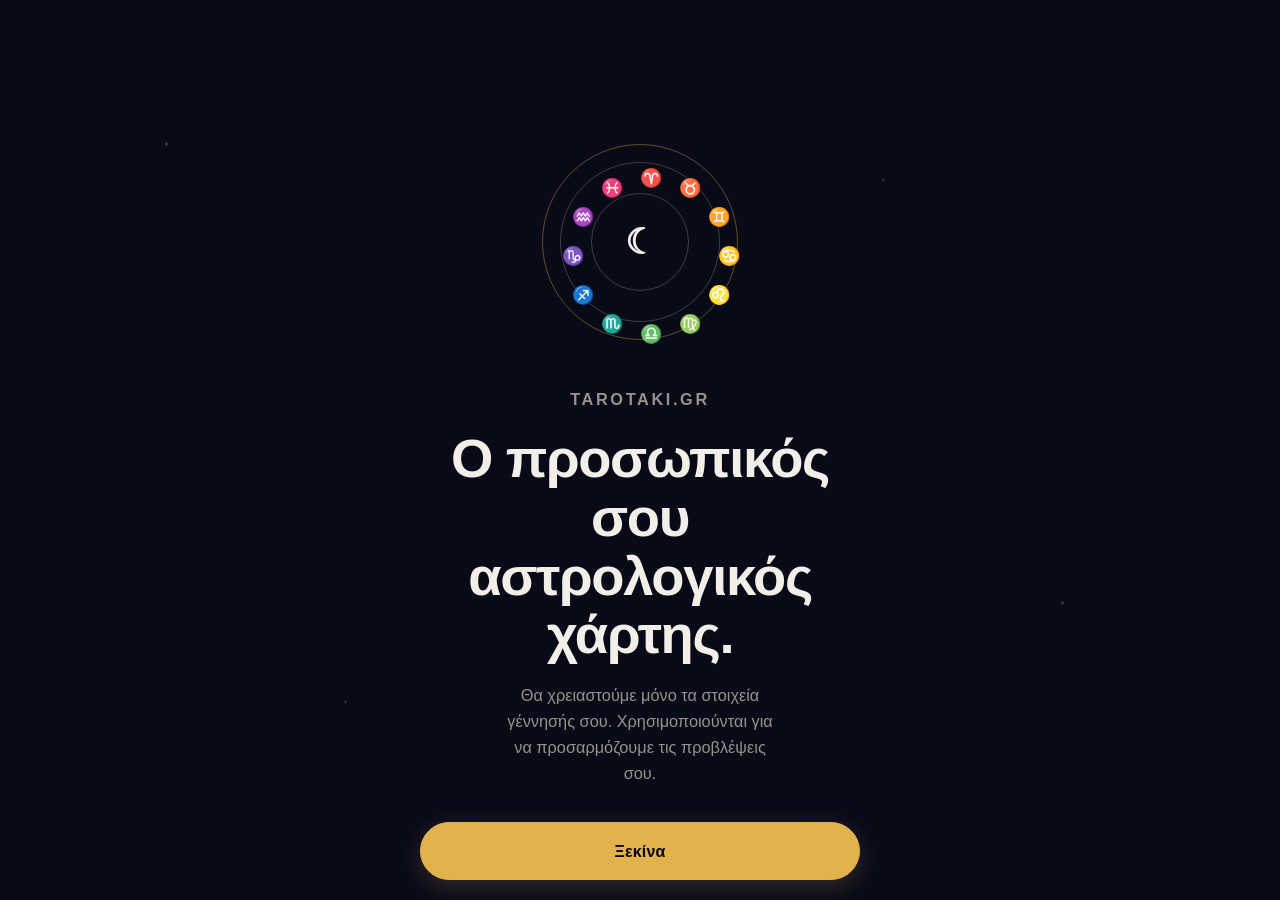
<file: index.html>
<!DOCTYPE html>
<html lang="el">
<head>
<meta charset="utf-8">
<meta name="viewport" content="width=device-width, initial-scale=1, viewport-fit=cover">
<title>Ταρωτάκι — Η εφαρμογή σου</title>
<meta name="description" content="Η προσωπική σου εφαρμογή αστρολογίας, ωροσκοπίου, συμβατότητας και ταρώ.">
<meta name="theme-color" content="#07091f">
<link rel="canonical" href="https://tarotaki.gr/">
<link rel="stylesheet" href="assets/css/style.css">
<link rel="stylesheet" href="assets/css/onboarding.css">
</head>
<body class="app-entry-page">
<div class="sky" aria-hidden="true"></div>
<main class="app-entry" aria-live="polite">
  <span class="app-entry-mark" aria-hidden="true">☾</span>
  <strong>tarotaki.gr</strong>
  <span>Ετοιμάζουμε την εφαρμογή σου…</span>
</main>
<script src="assets/js/astro.js"></script>
<script src="assets/js/place-resolver.js"></script>
<script src="assets/js/auth.js"></script>
<script src="assets/js/i18n.js"></script>
<script src="assets/js/app-entry.js"></script>
<script src="assets/js/onboarding.js"></script>
</body>
</html>
</file>
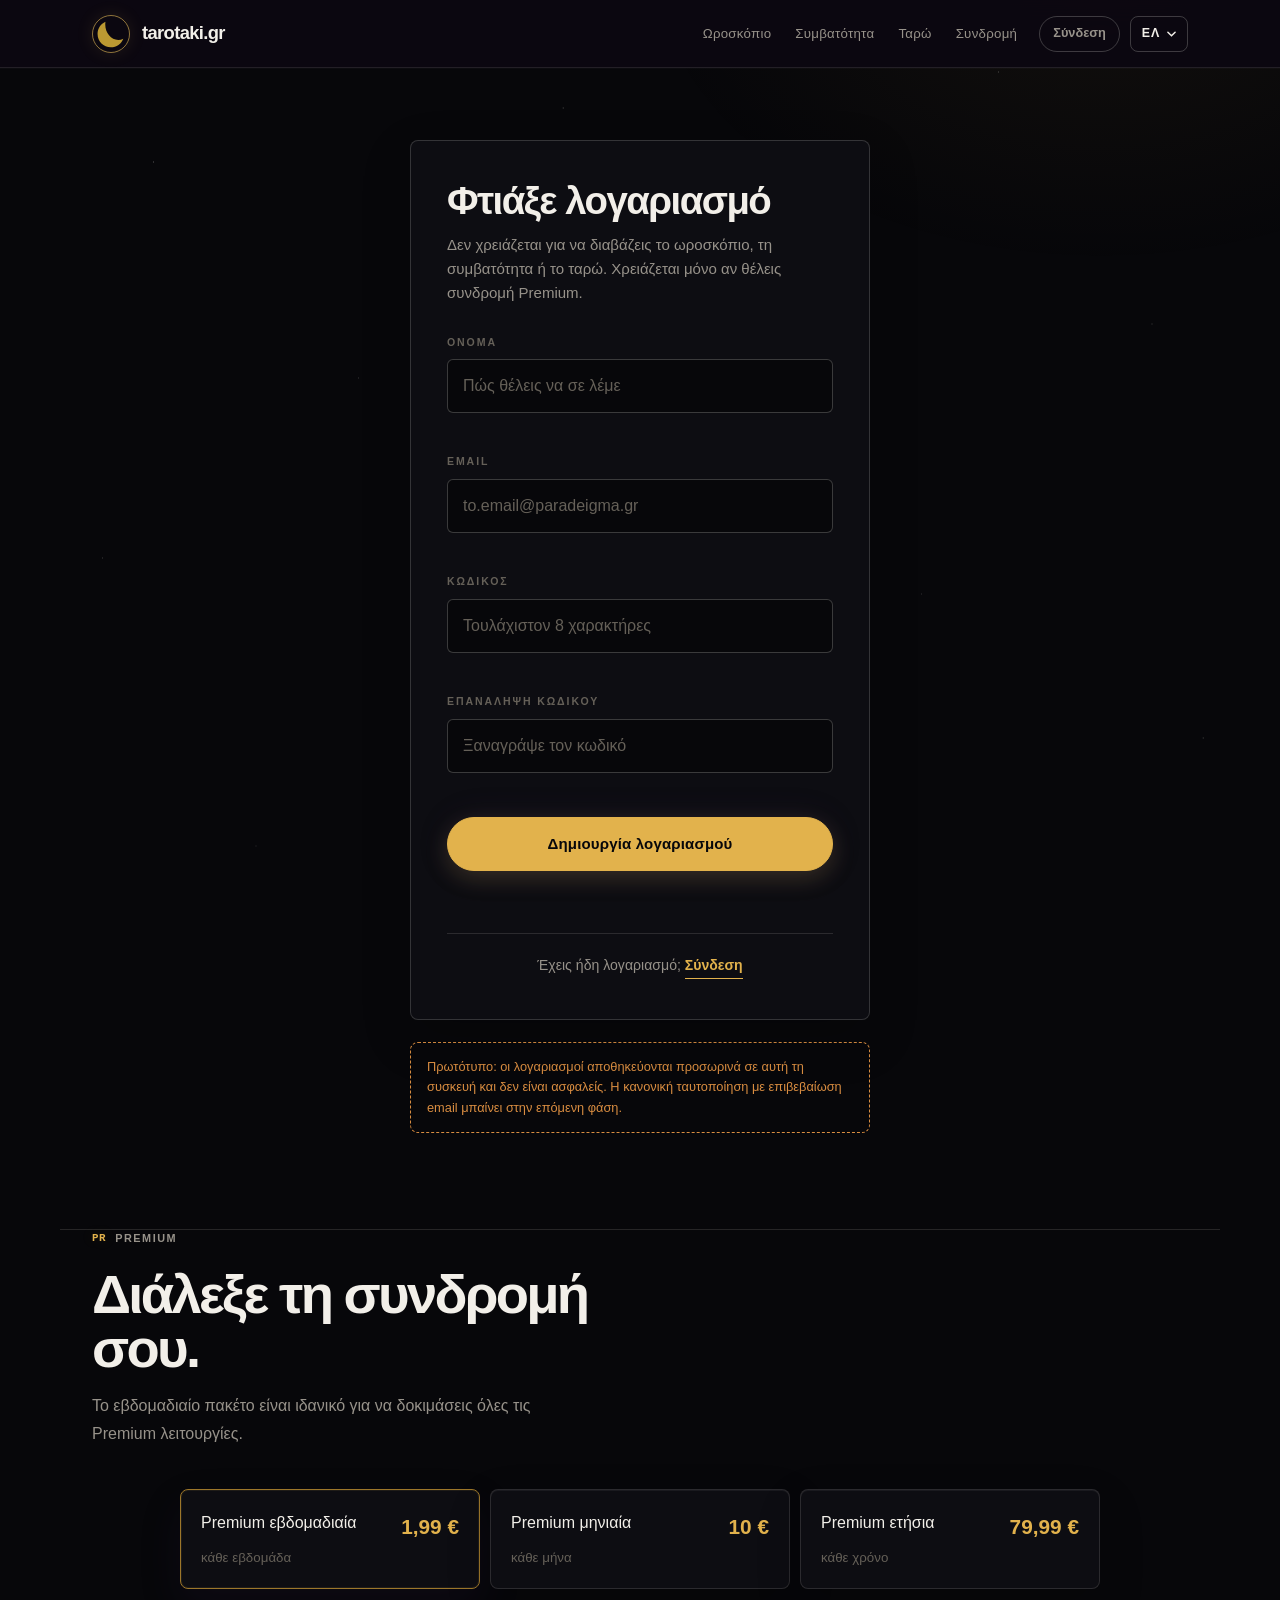
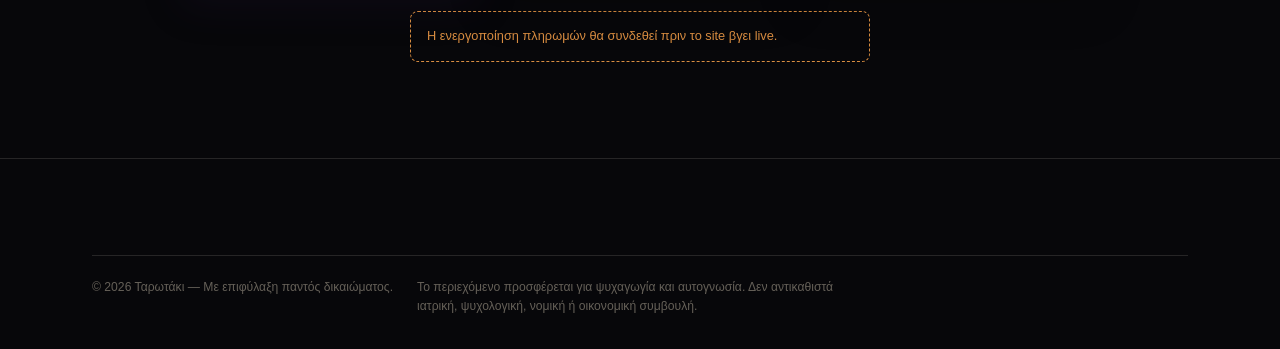
<file: account.html>
<!DOCTYPE html>
<html lang="el">
<head>
<meta charset="utf-8">
<meta name="viewport" content="width=device-width, initial-scale=1, viewport-fit=cover">
<title>Λογαριασμός — Ταρωτάκι</title>
<meta name="description" content="Λογαριασμός Ταρωτάκι. Χρειάζεται μόνο για τη συνδρομή Premium — το ωροσκόπιο, η συμβατότητα και το ταρώ διαβάζονται ελεύθερα.">
<meta name="theme-color" content="#08080a">
<meta name="robots" content="noindex">

<link rel="icon" href="data:image/svg+xml,%3Csvg xmlns='http://www.w3.org/2000/svg' viewBox='0 0 32 32'%3E%3Crect width='32' height='32' fill='%2308080a'/%3E%3Cpath d='M20.5 21.5A8 8 0 0 1 13 9a8.5 8.5 0 1 0 7.5 12.5Z' fill='%23d9a441'/%3E%3C/svg%3E">

<link rel="stylesheet" href="assets/css/style.css">
</head>
<body>

<a class="skip-link" href="#main">Μετάβαση στο περιεχόμενο</a>
<div class="sky" aria-hidden="true"></div>

<header class="site-header">
  <div class="header-inner">
    <a class="brand" href="index.html" aria-label="Ταρωτάκι — αρχική">
      <span class="brand-mark" aria-hidden="true">☾</span>
      <span>tarotaki.gr</span>
    </a>

    <nav class="nav-desktop" aria-label="Κύρια πλοήγηση">
      <ul>
        <li><a href="index.html#zodiac" data-i18n="nav.horoscope">Ωροσκόπιο</a></li>
        <li><a href="compatibility.html" data-i18n="nav.compatibility">Συμβατότητα</a></li>
        <li><a href="tarot.html" data-i18n="nav.tarot">Ταρώ</a></li>
        <li><a href="account.html" data-i18n="nav.pricing">Συνδρομή</a></li>
      </ul>
    </nav>

    <div id="authChip" class="auth-chip"></div>

    <div class="lang">
      <button class="lang-btn" id="langBtn" type="button" aria-haspopup="listbox" aria-expanded="false"
              data-i18n-attr="aria-label:nav.language">
        <span id="langShort">ΕΛ</span>
        <svg class="chev" width="9" height="9" viewBox="0 0 10 10" aria-hidden="true">
          <path d="M1 3.5 5 7.5 9 3.5" stroke="currentColor" stroke-width="1.6" fill="none" stroke-linecap="round"/>
        </svg>
      </button>
      <div class="lang-menu" id="langMenu" role="listbox" data-open="false"></div>
    </div>

    <button class="nav-toggle" id="navToggle" type="button" aria-expanded="false" aria-controls="drawer"
            data-i18n-attr="aria-label:nav.menu">
      <span></span><span></span><span></span>
    </button>
  </div>
</header>

<nav class="drawer" id="drawer" data-open="false" aria-label="Πλοήγηση κινητού">
  <a href="index.html#zodiac"><span class="ico" aria-hidden="true">01</span><span data-i18n="nav.horoscope">Ωροσκόπιο</span></a>
  <a href="compatibility.html"><span class="ico" aria-hidden="true">02</span><span data-i18n="nav.compatibility">Συμβατότητα</span></a>
  <a href="tarot.html"><span class="ico" aria-hidden="true">04</span><span data-i18n="nav.tarot">Ταρώ</span></a>
  <a href="account.html"><span class="ico" aria-hidden="true">05</span><span data-i18n="nav.pricing">Συνδρομή</span></a>
  <a class="btn btn-primary drawer-cta" href="account.html" data-i18n="nav.upgrade">Απόκτησε Premium</a>
</nav>

<main id="main">

  <!-- ============ Φόρμα (εγγραφή ή σύνδεση) ============ -->
  <section class="wrap auth-stage" id="stageForm">
    <div class="auth-box">
      <h1 class="auth-title" id="authTitle" data-i18n="acc.titleSignup">Φτιάξε λογαριασμό</h1>
      <p class="auth-sub" id="authSub" data-i18n="acc.subSignup">
        Δεν χρειάζεται για να διαβάζεις το ωροσκόπιο, τη συμβατότητα ή το ταρώ.
        Χρειάζεται μόνο αν θέλεις συνδρομή Premium.
      </p>

      <form id="authForm" novalidate>
        <div class="form-row" id="rowName">
          <label class="label" for="acName" data-i18n="acc.name">Όνομα</label>
          <input class="field" type="text" id="acName" autocomplete="name"
                 data-i18n-attr="placeholder:acc.namePh" placeholder="Πώς θέλεις να σε λέμε">
          <p class="form-error" id="errAcName"></p>
        </div>

        <div class="form-row" id="rowEmail">
          <label class="label" for="acEmail" data-i18n="acc.email">Email</label>
          <input class="field" type="email" id="acEmail" autocomplete="email"
                 data-i18n-attr="placeholder:acc.emailPh" placeholder="to.email@paradeigma.gr">
          <p class="form-error" id="errAcEmail"></p>
        </div>

        <div class="form-row" id="rowPassword">
          <label class="label" for="acPassword" data-i18n="acc.password">Κωδικός</label>
          <input class="field" type="password" id="acPassword" autocomplete="new-password"
                 data-i18n-attr="placeholder:acc.passwordPh" placeholder="Τουλάχιστον 8 χαρακτήρες">
          <p class="form-error" id="errAcPassword"></p>
        </div>

        <div class="form-row" id="rowPassword2">
          <label class="label" for="acPassword2" data-i18n="acc.password2">Επανάληψη κωδικού</label>
          <input class="field" type="password" id="acPassword2" autocomplete="new-password"
                 data-i18n-attr="placeholder:acc.password2Ph" placeholder="Ξαναγράψε τον κωδικό">
          <p class="form-error" id="errAcPassword2"></p>
        </div>

        <button class="btn btn-primary btn-block" type="submit" id="authSubmit"
                data-i18n="acc.doSignup">Δημιουργία λογαριασμού</button>
        <p class="form-error" id="authError" aria-live="polite"></p>
      </form>

      <p class="auth-switch">
        <span id="switchText" data-i18n="acc.haveAccount">Έχεις ήδη λογαριασμό;</span>
        <button class="link-btn" type="button" id="switchBtn" data-i18n="acc.goSignin">Σύνδεση</button>
      </p>
    </div>

    <p class="proto-note" id="protoNote" hidden data-i18n="acc.prototype">
      Πρωτότυπο: οι λογαριασμοί αποθηκεύονται προσωρινά σε αυτή τη συσκευή και δεν είναι
      ασφαλείς. Η κανονική ταυτοποίηση με επιβεβαίωση email μπαίνει στην επόμενη φάση.
    </p>
  </section>

  <!-- ============ Στοιχεία γέννησης ============ -->
  <section class="wrap auth-stage" id="stageBirthProfile" hidden>
    <div class="auth-box">
      <span class="label" data-i18n="acc.birthProfileEyebrow">Το προφίλ σου</span>
      <h1 class="auth-title" data-i18n="acc.birthProfileTitle">Πότε γεννήθηκες;</h1>
      <p class="auth-sub" data-i18n="acc.birthProfileSub">Με αυτά τα στοιχεία μπορούμε να κάνουμε τις αναγνώσεις σου πιο προσωπικές.</p>

      <form id="birthProfileForm" novalidate>
        <div class="form-row" id="rowBirthDate">
          <label class="label" for="birthProfileDate" data-i18n="acc.birthDate">Ημερομηνία γέννησης</label>
          <input class="field" type="date" id="birthProfileDate" autocomplete="bday" required>
          <p class="form-error" id="errBirthDate"></p>
        </div>

        <div class="form-row" id="rowBirthTime">
          <label class="label" for="birthProfileTime" data-i18n="acc.birthTime">Ώρα γέννησης</label>
          <input class="field" type="time" id="birthProfileTime" required>
          <p class="form-error" id="errBirthTime"></p>
        </div>

        <div class="form-row" id="rowBirthPlace">
          <label class="label" for="birthProfilePlace" data-i18n="acc.birthPlace">Τόπος γέννησης <span data-i18n="acc.optional">(προαιρετικά)</span></label>
          <input class="field" type="text" id="birthProfilePlace" autocomplete="address-level2" maxlength="120"
                 data-i18n-attr="placeholder:acc.birthPlacePh" placeholder="π.χ. Αθήνα, Ελλάδα">
          <p class="form-hint" data-i18n="acc.birthPlaceHint">Ο τόπος βοηθά για ακόμη μεγαλύτερη ακρίβεια στους μελλοντικούς υπολογισμούς.</p>
        </div>

        <button class="btn btn-primary btn-block" type="submit" data-i18n="acc.saveBirthProfile">Συνέχεια</button>
        <p class="form-error" id="birthProfileError" aria-live="polite"></p>
      </form>
    </div>
  </section>

  <!-- ============ Συνδεδεμένος ============ -->
  <section class="wrap auth-stage" id="stageAccount" hidden>
    <div class="auth-box">
      <span class="label" data-i18n="acc.welcome">Καλώς ήρθες</span>
      <h1 class="auth-title" id="userName">—</h1>


      <div class="natal-trio" id="natalTrio" hidden>
        <span class="label" data-i18n="acc.natalTitle">Ο χάρτης σου</span>
        <div class="trio-grid">
          <div class="trio-cell">
            <span class="trio-icon" aria-hidden="true"><img src="assets/icons/sun.webp" alt=""></span>
            <span class="trio-label" data-i18n="acc.natalSun">Ζώδιο</span>
            <strong id="natalSun">—</strong>
            <small id="natalSunDeg">—</small>
          </div>
          <div class="trio-cell">
            <span class="trio-icon" aria-hidden="true"><img src="assets/icons/moon.webp" alt=""></span>
            <span class="trio-label" data-i18n="acc.natalMoon">Σελήνη</span>
            <strong id="natalMoon">—</strong>
            <small id="natalMoonDeg">—</small>
          </div>
          <div class="trio-cell">
            <span class="trio-icon" aria-hidden="true"><img src="assets/icons/rising-star.webp" alt=""></span>
            <span class="trio-label" data-i18n="acc.natalAsc">Ωροσκόπος</span>
            <strong id="natalAsc">—</strong>
            <small id="natalAscDeg">—</small>
          </div>
        </div>
        <p class="natal-note" id="natalNote" hidden></p>
      </div>

      <dl class="account-facts">
        <div class="fact"><dt data-i18n="acc.email">Email</dt><dd id="userEmail">—</dd></div>
        <div class="fact"><dt data-i18n="acc.plan">Συνδρομή</dt><dd id="userPlan">—</dd></div>
        <div class="fact"><dt data-i18n="acc.memberSince">Μέλος από</dt><dd id="userSince">—</dd></div>
        <div class="fact"><dt data-i18n="acc.birthDate">Ημερομηνία γέννησης</dt><dd id="userBirthDate">—</dd></div>
        <div class="fact"><dt data-i18n="acc.birthTime">Ώρα γέννησης</dt><dd id="userBirthTime">—</dd></div>
        <div class="fact" id="userBirthPlaceRow" hidden><dt data-i18n="acc.birthPlace">Τόπος γέννησης</dt><dd id="userBirthPlace">—</dd></div>
      </dl>

      <p class="verify-note" id="verifyNote" data-i18n="acc.verifyNote">
        Η επιβεβαίωση email θα ενεργοποιηθεί στην επόμενη φάση.
      </p>

      <a class="btn btn-primary btn-block" href="account.html" data-i18n="acc.upgrade">Απόκτησε Premium</a>
      <a class="btn btn-ghost btn-block" href="astrologer.html#creditPacks" data-i18n="acc.getCredits">Απέκτησε credits</a>

      <div class="account-actions">
        <button class="btn btn-ghost btn-sm" type="button" id="signOutBtn" data-i18n="acc.signOut">Αποσύνδεση</button>
        <button class="link-btn danger" type="button" id="deleteBtn" data-i18n="acc.delete">Διαγραφή λογαριασμού</button>
      </div>
    </div>
  </section>

  <section class="wrap subscription-section" aria-labelledby="premiumPlansTitle">
    <div class="section-head">
      <span class="eyebrow"><span class="num">PR</span><span>Premium</span></span>
      <h2 class="section-title" id="premiumPlansTitle">Διάλεξε τη συνδρομή σου.</h2>
      <p class="section-sub">Το εβδομαδιαίο πακέτο είναι ιδανικό για να δοκιμάσεις όλες τις Premium λειτουργίες.</p>
    </div>
    <div class="subscription-options">
      <button class="subscription-option is-featured" type="button" data-plan="weekly"><span>Premium εβδομαδιαία</span><b>1,99 €</b><small>κάθε εβδομάδα</small></button>
      <button class="subscription-option" type="button" data-plan="monthly"><span>Premium μηνιαία</span><b>10 €</b><small>κάθε μήνα</small></button>
      <button class="subscription-option" type="button" data-plan="yearly"><span>Premium ετήσια</span><b>79,99 €</b><small>κάθε χρόνο</small></button>
    </div>
    <p class="proto-note" id="subscriptionNote">Η ενεργοποίηση πληρωμών θα συνδεθεί πριν το site βγει live.</p>
  </section>

</main>

<footer class="site-footer">
  <div class="wrap">
    <div class="footer-bottom">
      <span>© <span id="year">2026</span> Ταρωτάκι — <span data-i18n="footer.rights">Με επιφύλαξη παντός δικαιώματος.</span></span>
      <span class="disclaimer" data-i18n="footer.disclaimer">
        Το περιεχόμενο προσφέρεται για ψυχαγωγία και αυτογνωσία. Δεν αντικαθιστά ιατρική, ψυχολογική, νομική ή οικονομική συμβουλή.
      </span>
    </div>
  </div>
</footer>

<script src="assets/js/astro.js"></script>
<script src="assets/js/ephemeris.js"></script>
<script src="assets/js/natal.js"></script>
<script src="assets/js/auth.js"></script>
<script src="assets/js/i18n.js"></script>
<script src="assets/js/page-account.js"></script>
<script src="assets/js/ui.js"></script>
</body>
</html>
</file>
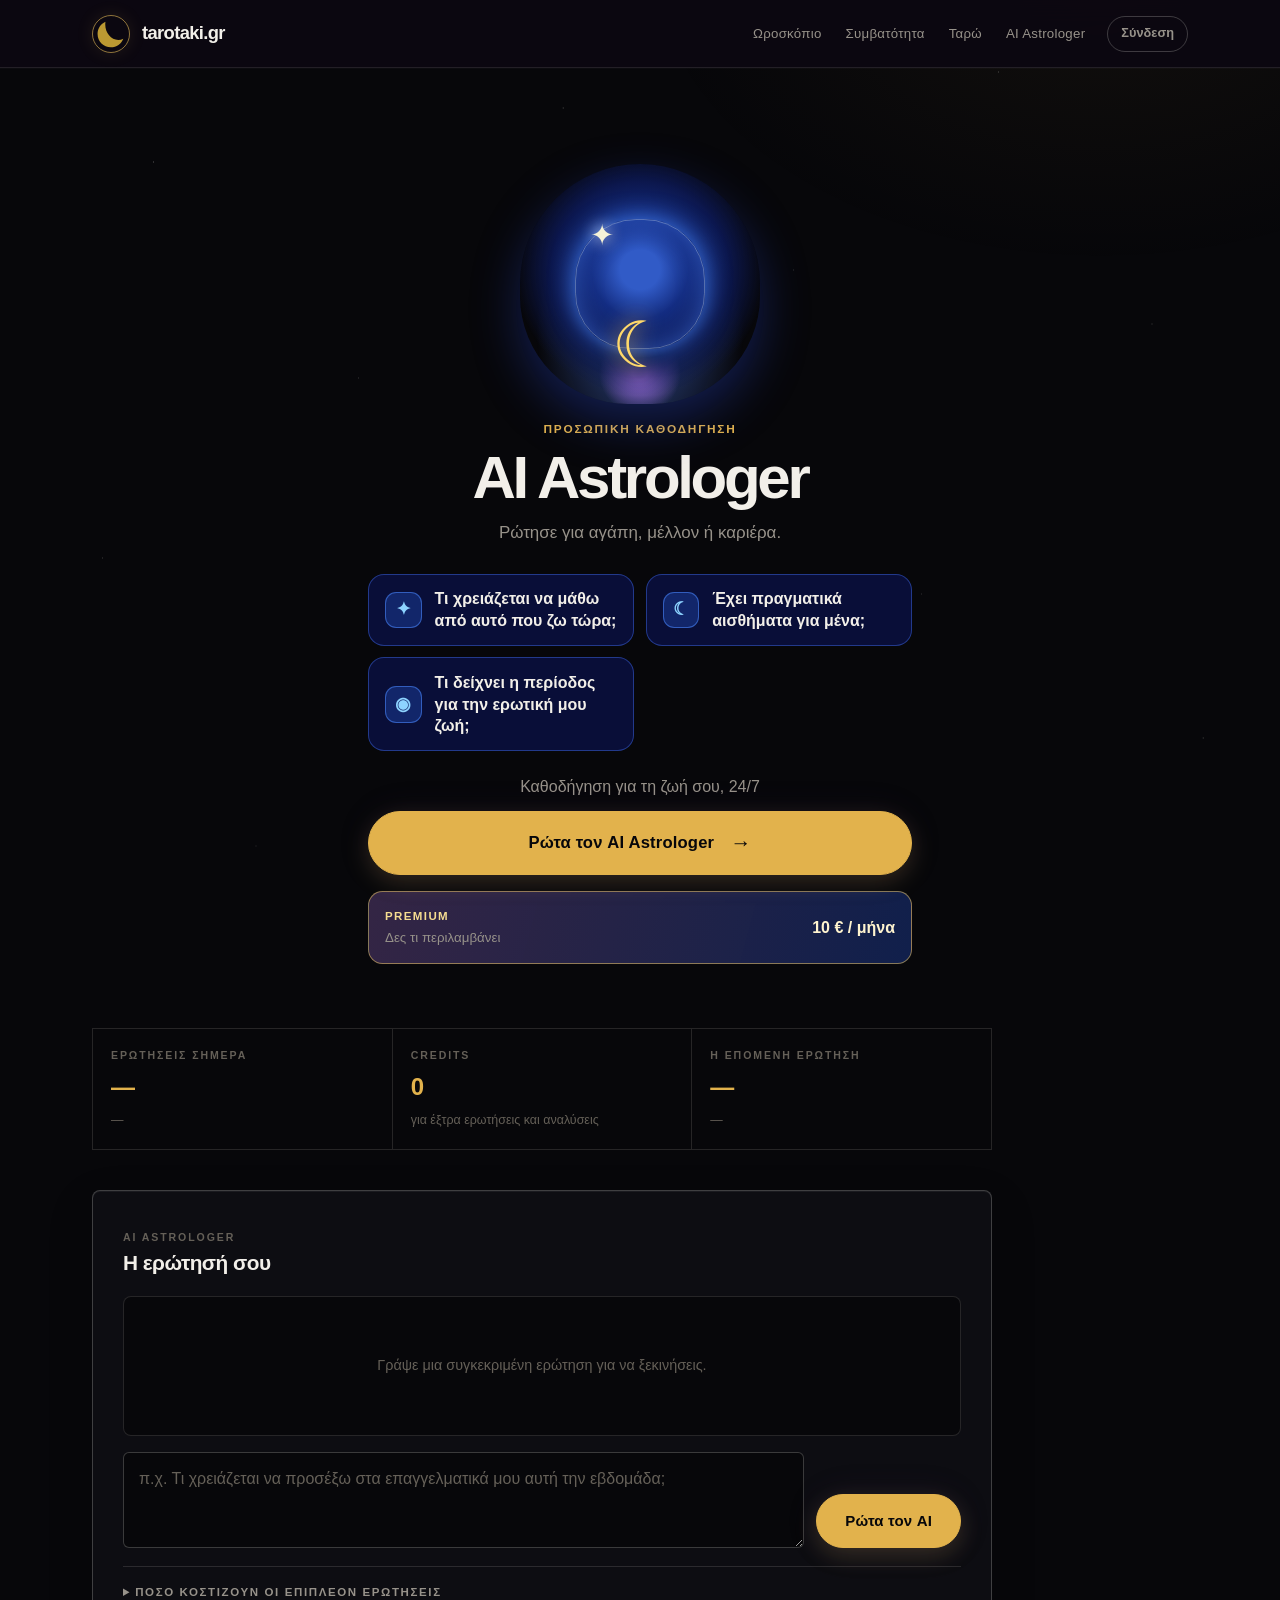
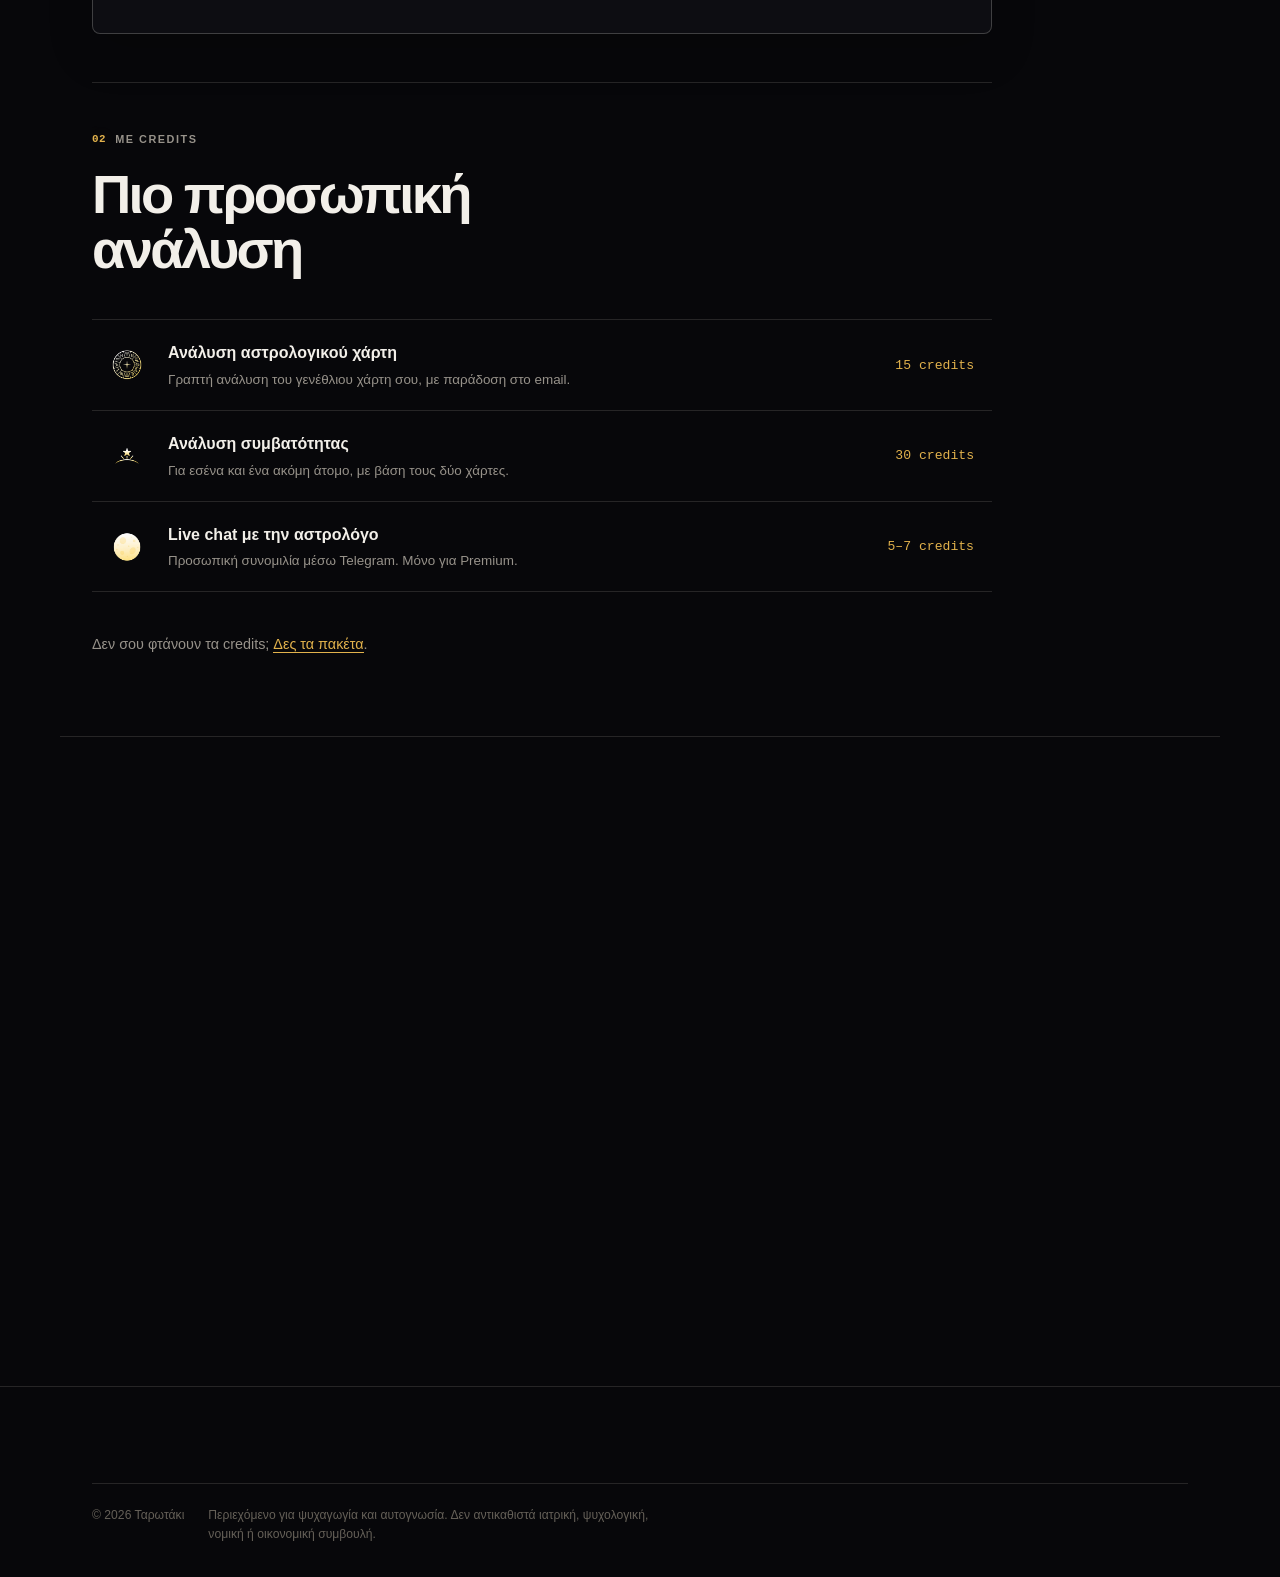
<file: astrologer.html>
<!DOCTYPE html>
<html lang="el">
<head>
<meta charset="utf-8">
<meta name="viewport" content="width=device-width, initial-scale=1, viewport-fit=cover">
<title>AI Astrologer — Ταρωτάκι</title>
<meta name="description" content="Ο AI Astrologer είναι διαθέσιμος με Premium: τρεις δωρεάν ερωτήσεις την ημέρα και μετά credits.">
<meta name="robots" content="noindex">
<meta name="theme-color" content="#08080a">
<link rel="stylesheet" href="assets/css/style.css">
</head>
<body class="mobile-app-page astrologer-app">
<a class="skip-link" href="#main">Μετάβαση στο περιεχόμενο</a>
<div class="sky" aria-hidden="true"></div>

<header class="site-header"><div class="header-inner">
  <a class="brand" href="index.html" aria-label="tarotaki.gr — αρχική"><span class="brand-mark" aria-hidden="true">☾</span><span>tarotaki.gr</span></a>
  <nav class="nav-desktop" aria-label="Κύρια πλοήγηση"><ul>
    <li><a href="index.html#zodiac">Ωροσκόπιο</a></li>
    <li><a href="compatibility.html">Συμβατότητα</a></li>
    <li><a href="tarot.html">Ταρώ</a></li>
    <li><a href="astrologer.html" aria-current="page">AI Astrologer</a></li>
  </ul></nav>
  <div id="authChip" class="auth-chip"></div>
  <button class="nav-toggle" id="navToggle" type="button" aria-expanded="false" aria-controls="drawer" aria-label="Μενού">
    <span></span><span></span><span></span>
  </button>
</div></header>

<nav class="drawer" id="drawer" data-open="false" aria-label="Πλοήγηση κινητού">
  <a href="index.html#zodiac"><span class="ico" aria-hidden="true">01</span><span>Ωροσκόπιο</span></a>
  <a href="compatibility.html"><span class="ico" aria-hidden="true">02</span><span>Συμβατότητα</span></a>
  <a href="tarot.html"><span class="ico" aria-hidden="true">03</span><span>Ταρώ</span></a>
  <a href="astrologer.html"><span class="ico" aria-hidden="true">AI</span><span>AI Astrologer</span></a>
  <a class="btn btn-primary drawer-cta" href="account.html">Ο λογαριασμός μου</a>
</nav>

<main id="main">

  <!-- ══════════ ΧΩΡΙΣ ΛΟΓΑΡΙΑΣΜΟ ══════════ -->
  <section class="wrap advisor-intro" id="authRequired" hidden>
    <div class="section-head">
      <span class="eyebrow"><span class="num">AI</span><span>Ο προσωπικός σου αστρολόγος</span></span>
      <h1 class="section-title">Ρώτα ό,τι σε απασχολεί.</h1>
      <p class="section-sub">
        Γράφεις την ερώτησή σου με δικά σου λόγια και παίρνεις απάντηση με βάση
        τα αστρολογικά σου στοιχεία. Χρειάζεται δωρεάν λογαριασμός.
      </p>
      <div class="ai-prompt-section" data-ai-prompts data-guest-prompts>
        <span class="label">Ρώτησε για αγάπη, σχέσεις, μέλλον ή καριέρα</span>
        <div class="ai-prompt-list"></div>
      </div>
    </div>

    <!-- Ο πίνακας που λύνει τη σύγχυση: τι παίρνεις και με τι -->
    <div class="plan-table" role="table" aria-label="Τι περιλαμβάνει κάθε λογαριασμός">
      <div class="pt-row pt-head" role="row">
        <span role="columnheader"></span>
        <span role="columnheader">Δωρεάν</span>
        <span role="columnheader" class="pt-premium">Premium</span>
      </div>
      <div class="pt-row" role="row">
        <span role="cell">Ερωτήσεις στον AI, κάθε μέρα</span>
        <span role="cell" class="pt-no">—</span>
        <span role="cell" class="pt-premium"><b>3</b></span>
      </div>
      <div class="pt-row" role="row">
        <span role="cell">Παραπάνω ερωτήσεις</span>
        <span role="cell">με credits</span>
        <span role="cell" class="pt-premium">με credits</span>
      </div>
      <div class="pt-row" role="row">
        <span role="cell">Live chat με αστρολόγο</span>
        <span role="cell" class="pt-no">—</span>
        <span role="cell" class="pt-premium">ναι, με credits</span>
      </div>
      <div class="pt-row" role="row">
        <span role="cell">Προσωπικές αναλύσεις</span>
        <span role="cell">με credits</span>
        <span role="cell" class="pt-premium">με credits</span>
      </div>
    </div>

    <div class="what-are-credits">
      <span class="label">Τι είναι τα credits</span>
      <p>
        Είναι ξεχωριστά από τη συνδρομή. Τα χρειάζεσαι <b>μόνο</b> όταν ξεπεράσεις
        τις δωρεάν ερωτήσεις της ημέρας ή όταν ζητήσεις προσωπική ανάλυση.
        Δεν λήγουν και τα αγοράζεις όποτε θες.
      </p>
      <a class="btn btn-primary" href="account.html?next=astrologer.html">Δημιούργησε δωρεάν λογαριασμό</a>
      <p class="micro">Έχεις ήδη λογαριασμό; <a href="account.html?mode=signin&amp;next=astrologer.html">Σύνδεση</a></p>
    </div>
  </section>

  <!-- ══════════ ΣΥΝΔΕΔΕΜΕΝΟΣ ══════════ -->
  <section class="wrap astrologer-hero" id="astrologerApp" hidden>

    <section class="astrologer-showcase" aria-labelledby="astrologerShowcaseTitle">
      <div class="astro-portrait" aria-hidden="true"><span>☾</span></div>
      <p class="astro-kicker">Προσωπική καθοδήγηση</p>
      <h1 id="astrologerShowcaseTitle">AI Astrologer</h1>
      <p class="astro-subtitle">Ρώτησε για αγάπη, μέλλον ή καριέρα.</p>
      <div class="ai-prompt-section ai-showcase-prompts" data-ai-prompts>
        <div class="ai-prompt-list"></div>
      </div>
      <p class="astro-availability">Καθοδήγηση για τη ζωή σου, 24/7</p>
      <button class="btn btn-primary astro-ask-btn" type="button" id="openAiComposer">Ρώτα τον AI Astrologer <span aria-hidden="true">→</span></button>
      <button class="astro-price-banner" type="button" id="openPricing"><span>Premium</span><strong>10 € / μήνα</strong><small>Δες τι περιλαμβάνει</small></button>
    </section>

    <div class="section-head">
      <span class="eyebrow"><span class="num">AI</span><span>Ο προσωπικός σου αστρολόγος</span></span>
      <h1 class="section-title">Ρώτα ό,τι σε απασχολεί.</h1>
      <p class="section-sub">Καθοδήγηση για τη ζωή σου, 24/7 — σχεδιασμένη ειδικά για αστρολογικές ερωτήσεις και τα στοιχεία του προφίλ σου.</p>
    </div>

    <div class="ai-prompt-section" data-ai-prompts>
      <div class="prompt-heading"><span class="label">Ξεκίνα με μία ερώτηση</span><button class="link-btn" type="button" id="refreshPrompts">Άλλες ερωτήσεις</button></div>
      <div class="ai-prompt-list"></div>
    </div>

    <!-- Μία γραμμή κατάστασης, χωρίς διφορούμενα νούμερα -->
    <div class="status-bar">
      <div class="status-item">
        <span class="label">Ερωτήσεις σήμερα</span>
        <strong id="remainingToday">—</strong>
        <small id="remainingHint">—</small>
      </div>
      <div class="status-item">
        <span class="label">Credits</span>
        <strong id="creditBalance">0</strong>
        <small>για έξτρα ερωτήσεις και αναλύσεις</small>
      </div>
      <div class="status-item">
        <span class="label">Η επόμενη ερώτηση</span>
        <strong id="nextQuestionCost">—</strong>
        <small id="planName">—</small>
      </div>
    </div>

    <div class="lock-panel ai-premium-gate" id="aiPremiumGate" hidden>
      <span class="tag-premium">Premium</span>
      <h2>Ο AI Astrologer είναι διαθέσιμος με Premium.</h2>
      <p>Με Premium έχεις 3 δωρεάν ερωτήσεις κάθε μέρα. Από την 4η και μετά χρησιμοποιείς credits.</p>
      <a class="btn btn-primary" href="account.html#premiumPlansTitle">Δες τα πακέτα Premium</a>
    </div>

    <!-- Το κυρίως εργαλείο -->
    <section class="ai-panel" aria-labelledby="aiTitle">
      <div class="panel-top">
        <div><span class="label">AI Astrologer</span><h2 id="aiTitle">Η ερώτησή σου</h2></div>
      </div>

      <div class="chat-log" id="chatLog" aria-live="polite">
        <p>Γράψε μια συγκεκριμένη ερώτηση για να ξεκινήσεις.</p>
      </div>

      <form id="aiQuestionForm" class="ai-composer">
        <label class="sr-only" for="aiQuestion">Η ερώτησή σου</label>
        <textarea class="field" id="aiQuestion" maxlength="800"
                  placeholder="π.χ. Τι χρειάζεται να προσέξω στα επαγγελματικά μου αυτή την εβδομάδα;"></textarea>
        <button class="btn btn-primary" type="submit">Ρώτα τον AI</button>
      </form>

      <details class="cost-details">
        <summary>Πόσο κοστίζουν οι επιπλέον ερωτήσεις</summary>
        <p>Οι δωρεάν ερωτήσεις της ημέρας δεν κοστίζουν τίποτα. Μόλις τις τελειώσεις,
           κάθε επιπλέον ερώτηση της ίδιας ημέρας ανεβαίνει σκαλωτά:</p>
        <ul class="cost-ladder">
          <li><span>1η επιπλέον</span><b>3 credits</b></li>
          <li><span>2η επιπλέον</span><b>6 credits</b></li>
          <li><span>3η επιπλέον</span><b>9 credits</b></li>
        </ul>
        <p class="micro">Την επόμενη μέρα ο μετρητής μηδενίζει και ξεκινάς πάλι με δωρεάν ερωτήσεις.</p>
      </details>
    </section>

    <!-- Έξτρα υπηρεσίες, με καθαρές τιμές -->
    <section class="services" aria-labelledby="servicesTitle">
      <div class="section-head">
        <span class="eyebrow"><span class="num">02</span><span>Με credits</span></span>
        <h2 class="section-title" id="servicesTitle">Πιο προσωπική ανάλυση</h2>
      </div>

      <div class="service-list">
        <button class="service-option" type="button" data-service="chart">
          <span class="so-icon" aria-hidden="true"><img src="assets/icons/astrology.webp" alt=""></span>
          <span class="so-body">
            <b>Ανάλυση αστρολογικού χάρτη</b>
            <small>Γραπτή ανάλυση του γενέθλιου χάρτη σου, με παράδοση στο email.</small>
          </span>
          <em>15 credits</em>
        </button>

        <button class="service-option" type="button" data-service="compat">
          <span class="so-icon" aria-hidden="true"><img src="assets/icons/rising-star.webp" alt=""></span>
          <span class="so-body">
            <b>Ανάλυση συμβατότητας</b>
            <small>Για εσένα και ένα ακόμη άτομο, με βάση τους δύο χάρτες.</small>
          </span>
          <em>30 credits</em>
        </button>

        <button class="service-option" type="button" data-service="telegram" id="telegramOption">
          <span class="so-icon" aria-hidden="true"><img src="assets/icons/moon.webp" alt=""></span>
          <span class="so-body">
            <b>Live chat με την αστρολόγο</b>
            <small>Προσωπική συνομιλία μέσω Telegram. Μόνο για Premium.</small>
          </span>
          <em>5–7 credits</em>
        </button>
      </div>

      <p class="form-status" id="serviceStatus" aria-live="polite"></p>
    </section>

    <p class="advisor-foot">
      Δεν σου φτάνουν τα credits; <a href="#creditPacks">Δες τα πακέτα</a>.
    </p>
  </section>

  <div class="astro-pricing-modal" id="astroPricingModal" hidden role="dialog" aria-modal="true" aria-labelledby="astroPricingTitle">
    <div class="astro-pricing-card">
      <button class="astro-modal-close" type="button" id="closePricing" aria-label="Κλείσιμο">×</button>
      <span class="tag-premium">Premium</span>
      <h2 id="astroPricingTitle">Ο προσωπικός σου αστρολόγος.</h2>
      <p>3 ερωτήσεις κάθε μέρα, αναλυτικές λειτουργίες και πρόσβαση στον AI Astrologer.</p>
      <div class="astro-price-options"><div><span>Μηνιαία συνδρομή</span><strong>10 €<small>/ μήνα</small></strong></div><div><span>Ετήσια συνδρομή</span><strong>79,99 €<small>/ έτος</small></strong></div></div>
      <a class="btn btn-primary" href="account.html#premiumPlansTitle">Δες το Premium</a>
    </div>
  </div>

  <!-- ══════════ ΠΑΚΕΤΑ CREDITS ══════════ -->
  <section class="wrap" id="creditPacks">
    <div class="section-head">
      <span class="eyebrow"><span class="num">CR</span><span>Credits</span></span>
      <h2 class="section-title">Διάλεξε πακέτο.</h2>
      <p class="section-sub">
        Τα credits είναι ξεχωριστά από τη συνδρομή και δεν λήγουν. Χρειάζονται μόνο
        για επιπλέον ερωτήσεις μέσα στην ίδια μέρα και για τις προσωπικές αναλύσεις.
      </p>
    </div>

    <div class="credit-packs">
      <button type="button" class="credit-pack" data-credits="10"><b>10</b><span>credits</span><strong>3&nbsp;€</strong><small>0,30 € / credit</small></button>
      <button type="button" class="credit-pack" data-credits="20"><b>20</b><span>credits</span><strong>5&nbsp;€</strong><small>0,25 € / credit</small></button>
      <button type="button" class="credit-pack is-featured" data-credits="50"><b>50</b><span>credits</span><strong>8&nbsp;€</strong><small>0,16 € / credit</small></button>
      <button type="button" class="credit-pack" data-credits="100"><b>100</b><span>credits</span><strong>13&nbsp;€</strong><small>0,13 € / credit</small></button>
    </div>

    <p class="proto-note" id="paymentNote">
      Πρωτότυπο: το σύστημα πληρωμών δεν έχει συνδεθεί, οπότε δεν γίνεται χρέωση
      ούτε προστίθενται credits.
    </p>
  </section>

</main>

<footer class="site-footer"><div class="wrap"><div class="footer-bottom">
  <span>© <span id="year"></span> Ταρωτάκι</span>
  <span class="disclaimer">Περιεχόμενο για ψυχαγωγία και αυτογνωσία. Δεν αντικαθιστά ιατρική, ψυχολογική, νομική ή οικονομική συμβουλή.</span>
</div></div></footer>

<nav class="app-bottom-nav" aria-label="Κύρια πλοήγηση εφαρμογής">
  <a class="app-tab" data-app-home href="horoscope.html?sign=aries" aria-label="Ωροσκόπιο"><span aria-hidden="true">⌂</span><small>Αρχική</small></a>
  <a class="app-tab" href="compatibility.html" aria-label="Συμβατότητα"><span aria-hidden="true">♡</span><small>Ταίριασμα</small></a>
  <a class="app-tab is-active" href="astrologer.html" aria-label="Αστρολόγος"><span aria-hidden="true">◉</span><small>Αστρολόγος</small></a>
  <a class="app-tab" href="tarot.html" aria-label="Ταρώ"><span aria-hidden="true">▱</span><small>Ταρώ</small></a>
</nav>

<script src="assets/js/auth.js"></script>
<script src="assets/js/i18n.js"></script>
<script src="assets/js/auth-chip.js"></script>
<script src="assets/js/page-astrologer.js"></script>
<script src="assets/js/mobile-app-nav.js"></script>
<script src="assets/js/ui.js"></script>
</body>
</html>
</file>
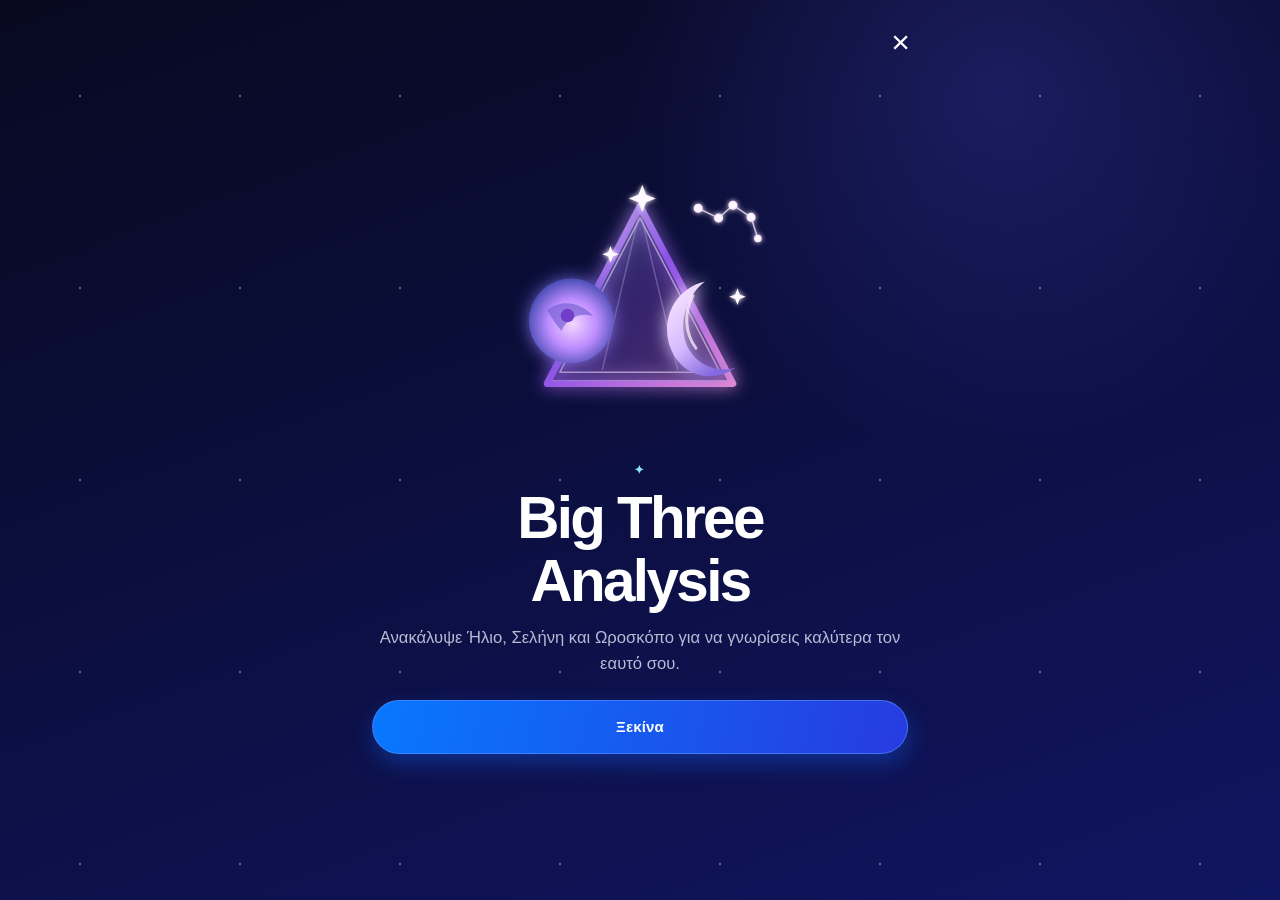
<file: big-three.html>
<!DOCTYPE html>
<html lang="el">
<head>
  <meta charset="utf-8">
  <meta name="viewport" content="width=device-width, initial-scale=1, viewport-fit=cover">
  <title>Big Three | Ταρωτάκι</title>
  <meta name="description" content="Ανακάλυψε Ήλιο, Σελήνη και Ωροσκόπο από τα στοιχεία γέννησής σου.">
  <link rel="stylesheet" href="assets/css/style.css">
</head>
<body class="chart-flow-open">
  <main id="main" hidden></main>
  <div class="chart-flow big-three-flow" id="bigThreeFlow" role="dialog" aria-modal="true" aria-labelledby="bigThreeTitle">
    <div class="chart-flow__stars" aria-hidden="true"></div>
    <div class="chart-flow__content" id="bigThreeContent"></div>
  </div>
  <script src="assets/js/astro.js"></script>
  <script src="assets/js/ephemeris.js"></script>
  <script src="assets/js/natal.js"></script>
  <script src="assets/js/auth.js"></script>
  <script src="assets/js/page-big-three.js"></script>
</body>
</html>
</file>
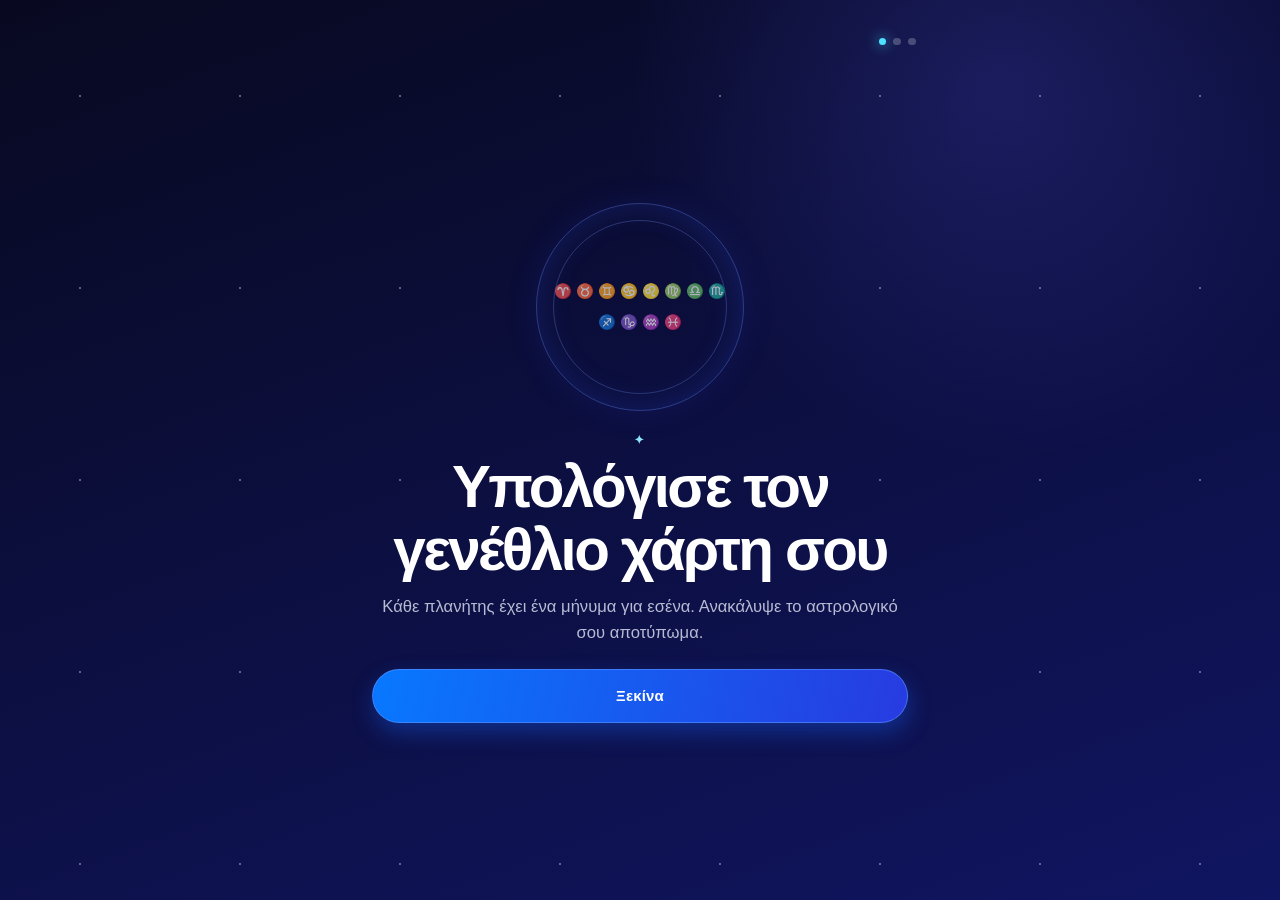
<file: birth-chart.html>
<!DOCTYPE html>
<html lang="el">
<head>
  <meta charset="utf-8">
  <meta name="viewport" content="width=device-width, initial-scale=1, viewport-fit=cover">
  <title>Γενέθλιος χάρτης | Ταρωτάκι</title>
  <meta name="description" content="Υπολόγισε τον γενέθλιο χάρτη σου και δες τρία στοιχεία που ξεχωρίζουν.">
  <link rel="stylesheet" href="assets/css/style.css">
</head>
<body>
  <a class="skip-link" href="#main">Μετάβαση στο περιεχόμενο</a>
  <div class="sky" aria-hidden="true"></div>
  <header class="site-header"><div class="header-inner">
    <a class="brand" href="index.html" aria-label="tarotaki.gr — αρχική"><span class="brand-mark" aria-hidden="true">☾</span><span>tarotaki.gr</span></a>
    <nav class="nav-desktop" aria-label="Κύρια πλοήγηση"><ul><li><a href="index.html#zodiac">Ωροσκόπιο</a></li><li><a href="birth-chart.html">Γενέθλιος χάρτης</a></li><li><a href="compatibility.html">Συμβατότητα</a></li><li><a href="tarot.html">Ταρώ</a></li><li><a href="astrologer.html">AI Astrologer</a></li></ul></nav>
    <div id="authChip" class="auth-chip"></div>
  </div></header>

  <main id="main">
    <section class="hero wrap chart-hero">
      <div class="hero-inner">
        <p class="landing-kicker">Ο γενέθλιος χάρτης σου</p>
        <h1>Τα σημεία που<br><span class="accent">ξεχωρίζουν σε εσένα.</span></h1>
        <p class="hero-sub">Βάλε τα βασικά στοιχεία γέννησής σου και δες μια πρώτη, καθαρή ανάγνωση του χάρτη σου.</p>
      </div>
    </section>

    <section class="wrap chart-layout" aria-labelledby="chartFormTitle">
      <form class="chart-form" id="birthChartForm">
        <div class="section-head">
          <span class="eyebrow"><span class="num">01</span><span>Τα στοιχεία σου</span></span>
          <h2 class="section-title" id="chartFormTitle">Ξεκίνα από τη γέννησή σου.</h2>
          <p class="section-sub">Η ημερομηνία είναι απαραίτητη. Η ώρα και ο τόπος κάνουν την ανάγνωση πιο συγκεκριμένη.</p>
        </div>
        <div class="chart-fields">
          <label class="form-row"><span class="label">Ημερομηνία γέννησης</span><input class="field" id="chartDate" type="date" required></label>
          <label class="form-row"><span class="label">Ώρα γέννησης <small>προαιρετικά</small></span><input class="field" id="chartTime" type="time"></label>
          <label class="form-row chart-place"><span class="label">Τόπος γέννησης <small>προαιρετικά</small></span><input class="field" id="chartPlace" type="text" maxlength="120" autocomplete="address-level2" placeholder="π.χ. Αθήνα, Ελλάδα"></label>
        </div>
        <label class="remember-choice"><input id="rememberBirthData" type="checkbox"><span>Να θυμάται την ώρα και τον τόπο μου στον λογαριασμό μου.</span></label>
        <p class="form-error" id="chartError" aria-live="polite"></p>
        <button class="btn btn-primary" type="submit">Δες τον χάρτη μου</button>
      </form>

    </section>

    <section class="wrap chart-result" id="chartResult" hidden aria-live="polite">
      <div class="section-head">
        <span class="eyebrow"><span class="num">02</span><span>Η πρώτη σου ανάγνωση</span></span>
        <h2 class="section-title" id="chartSummary">Ο χάρτης σου με μια ματιά.</h2>
        <p class="section-sub" id="chartMeta"></p>
      </div>
      <div class="chart-basics" id="chartBasics"></div>
      <h3 class="results-label">3 ξεχωριστά ευρήματα στον χάρτη σου</h3>
      <div class="finding-grid" id="findings"></div>
      <div class="full-report" id="fullReportGate">
        <div><span class="label">Premium</span><h2>Πλήρης αναφορά γενέθλιου χάρτη</h2><p>Πλανήτες, όψεις και αναλυτική ερμηνεία σε ένα ολοκληρωμένο report.</p></div>
        <button type="button" class="btn btn-primary" id="fullReportButton">Δες το full report</button>
      </div>
      <div class="full-report-details" id="fullReportDetails" hidden></div>
    </section>
  </main>

  <div class="chart-flow" id="chartFlow" role="dialog" aria-modal="true" aria-labelledby="chartFlowTitle">
    <div class="chart-flow__stars" aria-hidden="true"></div>
    <div class="chart-flow__content" id="chartFlowContent"></div>
  </div>

  <footer class="site-footer"><div class="wrap"><div class="footer-bottom"><span>© <span id="year"></span> Ταρωτάκι</span><span class="disclaimer">Περιεχόμενο για ψυχαγωγία και αυτογνωσία.</span></div></div></footer>
  <script src="assets/js/astro.js"></script>
  <script src="assets/js/ephemeris.js"></script>
  <script src="assets/js/natal.js"></script>
  <script src="assets/js/auth.js"></script>
  <script src="assets/js/i18n.js"></script>
  <script src="assets/js/auth-chip.js"></script>
  <script src="assets/js/page-birth-chart.js"></script>
  <script src="assets/js/ui.js"></script>
</body>
</html>
</file>
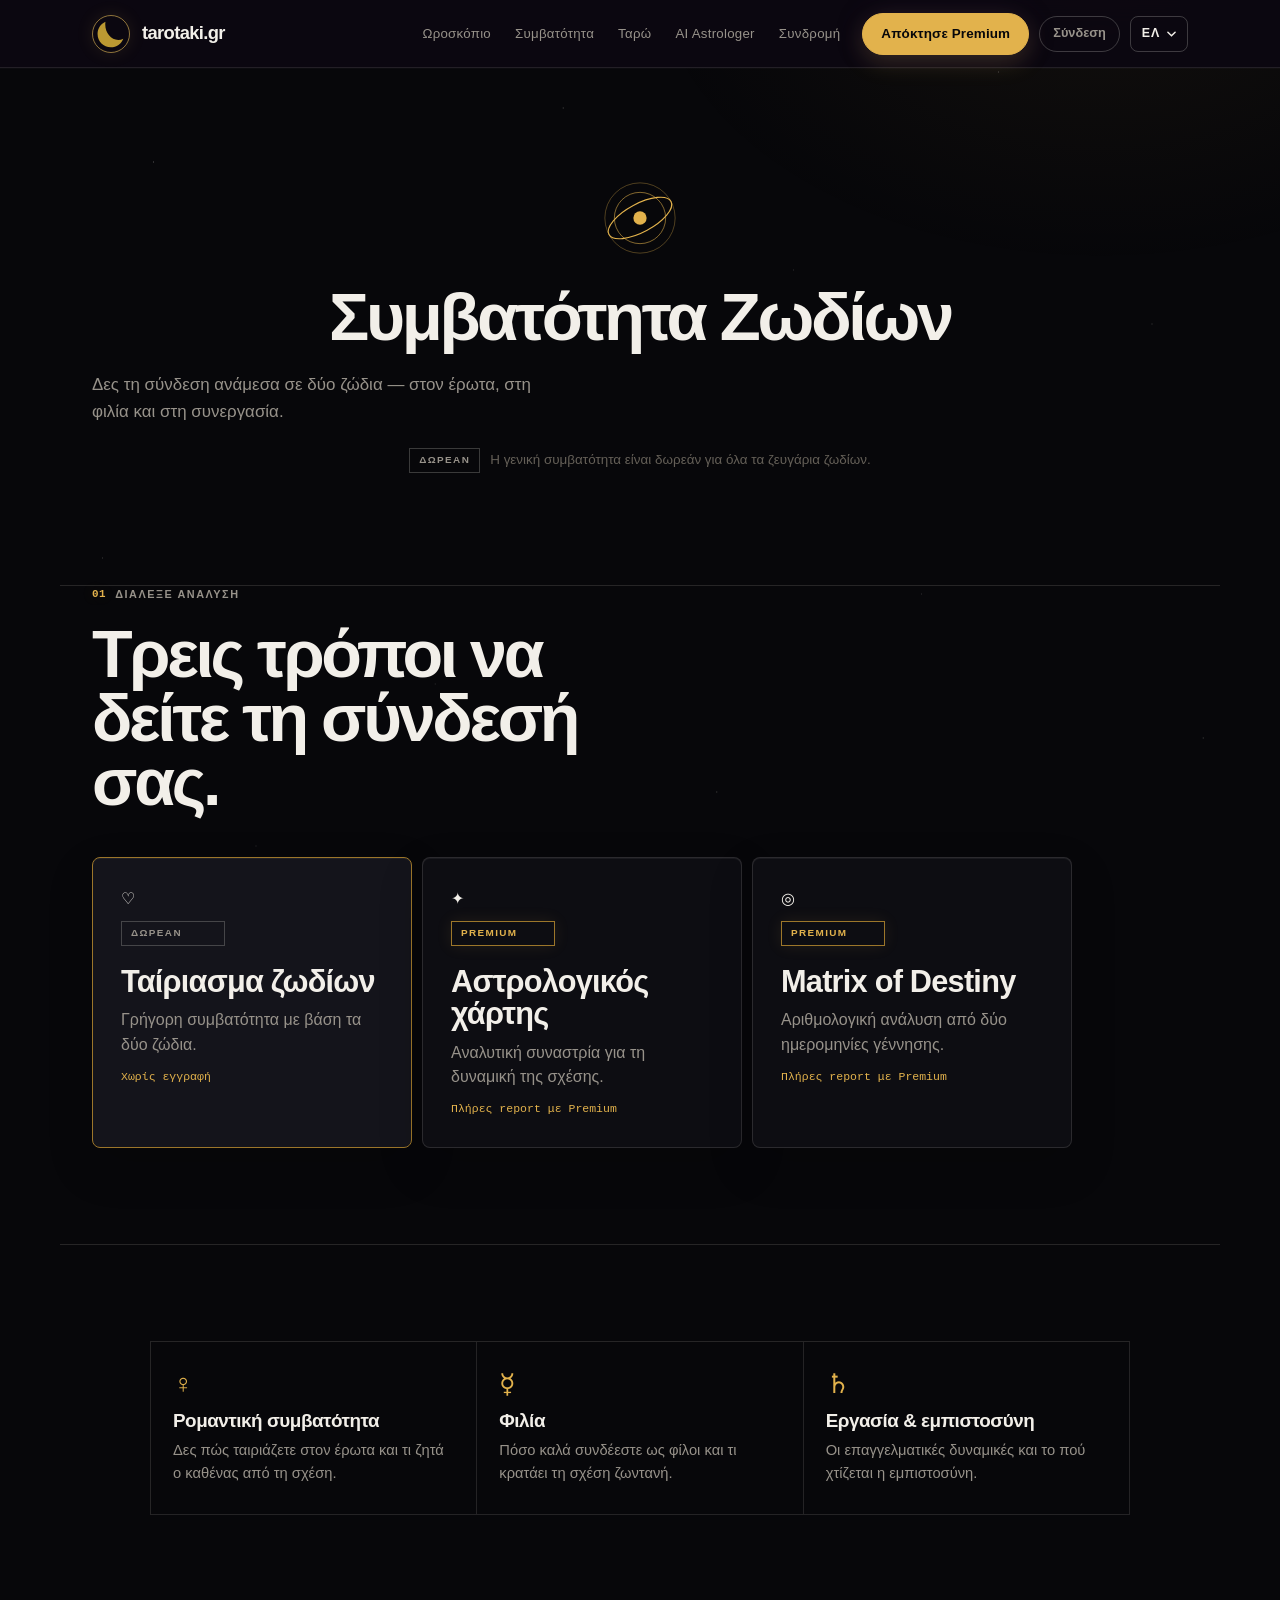
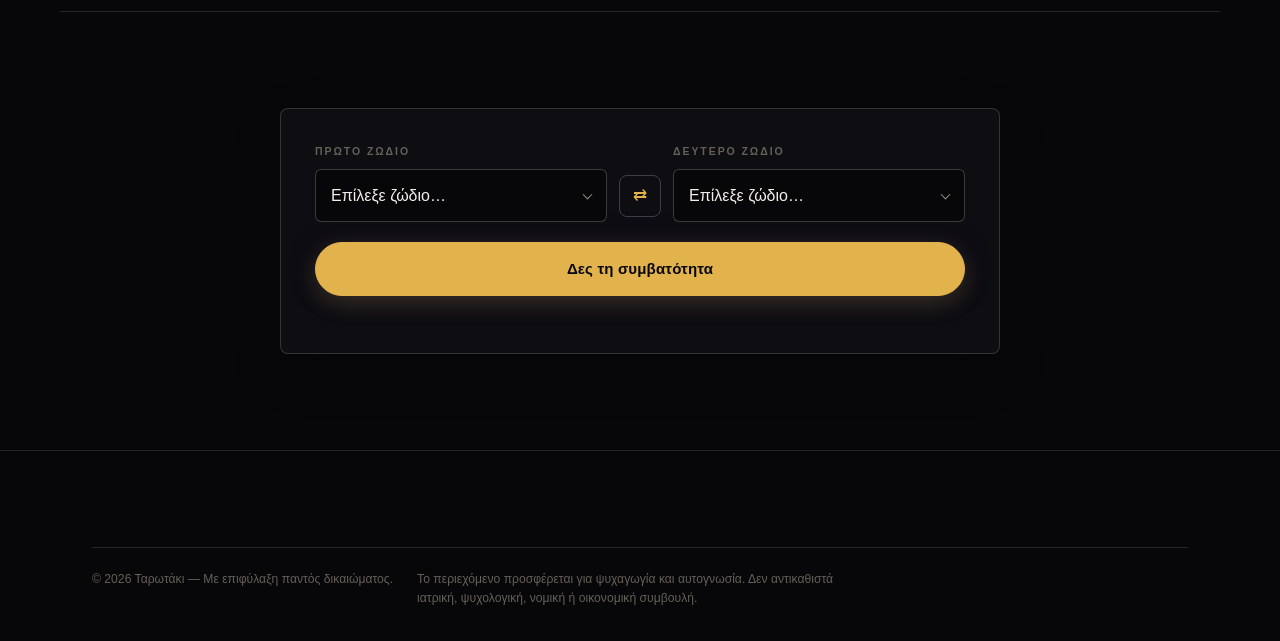
<file: compatibility.html>
<!DOCTYPE html>
<html lang="el">
<head>
<meta charset="utf-8">
<meta name="viewport" content="width=device-width, initial-scale=1, viewport-fit=cover">
<title>Συμβατότητα Ζωδίων — Ταρωτάκι</title>
<meta name="description" content="Γενική συμβατότητα δύο ζωδίων δωρεάν. Αναλυτικές ενότητες αγάπης, οικειότητας και επικοινωνίας με Premium.">
<meta name="theme-color" content="#08080a">
<link rel="canonical" href="https://tarotaki.gr/compatibility.html">

<link rel="icon" href="data:image/svg+xml,%3Csvg xmlns='http://www.w3.org/2000/svg' viewBox='0 0 32 32'%3E%3Crect width='32' height='32' fill='%2308080a'/%3E%3Cpath d='M20.5 21.5A8 8 0 0 1 13 9a8.5 8.5 0 1 0 7.5 12.5Z' fill='%23d9a441'/%3E%3C/svg%3E">

<link rel="stylesheet" href="assets/css/style.css">
</head>
<body class="mobile-app-page compatibility-app">

<a class="skip-link" href="#main">Μετάβαση στο περιεχόμενο</a>
<div class="sky" aria-hidden="true"></div>

<header class="site-header">
  <div class="header-inner">
    <a class="brand" href="index.html" aria-label="Ταρωτάκι — αρχική">
      <span class="brand-mark" aria-hidden="true">☾</span>
      <span>tarotaki.gr</span>
    </a>

    <nav class="nav-desktop" aria-label="Κύρια πλοήγηση">
      <ul>
        <li><a href="index.html#zodiac" data-i18n="nav.horoscope">Ωροσκόπιο</a></li>
        <li><a href="compatibility.html" aria-current="page" data-i18n="nav.compatibility">Συμβατότητα</a></li>
        <li><a href="tarot.html" data-i18n="nav.tarot">Ταρώ</a></li>
        <li><a href="astrologer.html">AI Astrologer</a></li>
        <li><a href="account.html" data-i18n="nav.pricing">Συνδρομή</a></li>
      </ul>
    </nav>

    <a class="btn btn-primary btn-sm nav-upgrade" href="account.html" data-i18n="nav.upgrade">Απόκτησε Premium</a>

    <div id="authChip" class="auth-chip"></div>

    <div class="lang">
      <button class="lang-btn" id="langBtn" type="button" aria-haspopup="listbox" aria-expanded="false"
              data-i18n-attr="aria-label:nav.language">
        <span id="langShort">ΕΛ</span>
        <svg class="chev" width="9" height="9" viewBox="0 0 10 10" aria-hidden="true">
          <path d="M1 3.5 5 7.5 9 3.5" stroke="currentColor" stroke-width="1.6" fill="none" stroke-linecap="round"/>
        </svg>
      </button>
      <div class="lang-menu" id="langMenu" role="listbox" data-open="false"></div>
    </div>

    <button class="nav-toggle" id="navToggle" type="button" aria-expanded="false" aria-controls="drawer"
            data-i18n-attr="aria-label:nav.menu">
      <span></span><span></span><span></span>
    </button>
  </div>
</header>

<nav class="drawer" id="drawer" data-open="false" aria-label="Πλοήγηση κινητού">
  <a href="index.html#zodiac"><span class="ico" aria-hidden="true">01</span><span data-i18n="nav.horoscope">Ωροσκόπιο</span></a>
  <a href="compatibility.html"><span class="ico" aria-hidden="true">02</span><span data-i18n="nav.compatibility">Συμβατότητα</span></a>
  <a href="tarot.html"><span class="ico" aria-hidden="true">05</span><span data-i18n="nav.tarot">Ταρώ</span></a>
  <a href="account.html"><span class="ico" aria-hidden="true">06</span><span data-i18n="nav.pricing">Συνδρομή</span></a>
  <a class="btn btn-primary drawer-cta" href="account.html" data-i18n="nav.upgrade">Απόκτησε Premium</a>
</nav>

<main id="main">

  <!-- Κεφαλίδα -->
  <section class="wrap compat-hero">
    <span class="orbit-mark" aria-hidden="true">
      <svg viewBox="0 0 80 80">
        <circle cx="40" cy="40" r="37" fill="none" stroke="currentColor" stroke-width="1" opacity="0.35"/>
        <circle cx="40" cy="40" r="27" fill="none" stroke="currentColor" stroke-width="1" opacity="0.6"/>
        <ellipse cx="40" cy="40" rx="37" ry="15" fill="none" stroke="currentColor" stroke-width="1.2"
                 transform="rotate(-28 40 40)"/>
        <circle cx="40" cy="40" r="7" fill="currentColor"/>
      </svg>
    </span>

    <h1 class="compat-title" data-i18n="cp.title">Συμβατότητα Ζωδίων</h1>
    <p class="compat-sub" data-i18n="cp.sub">
      Δες τη σύνδεση ανάμεσα σε δύο ζώδια — στον έρωτα, στη φιλία και στη συνεργασία.
    </p>
    <p class="compat-free"><span class="tag-free" data-i18n="common.free">Δωρεάν</span>
      <span data-i18n="cp.free">Η γενική συμβατότητα είναι δωρεάν για όλα τα ζευγάρια ζωδίων.</span></p>
  </section>

  <section class="wrap compat-choices" aria-labelledby="compatChoicesTitle">
    <div class="section-head">
      <span class="eyebrow"><span class="num">01</span><span>Διάλεξε ανάλυση</span></span>
      <h2 class="section-title" id="compatChoicesTitle">Τρεις τρόποι να δείτε τη σύνδεσή σας.</h2>
    </div>
    <div class="compat-choice-grid">
      <button class="compat-choice is-selected" type="button" data-compat-choice="sun"><span class="compat-choice-icon" aria-hidden="true">♡</span><span class="tag-free">Δωρεάν</span><h3>Ταίριασμα ζωδίων</h3><p>Γρήγορη συμβατότητα με βάση τα δύο ζώδια.</p><small>Χωρίς εγγραφή</small></button>
      <button class="compat-choice" type="button" data-compat-choice="chart"><span class="compat-choice-icon" aria-hidden="true">✦</span><span class="tag-premium">Premium</span><h3>Αστρολογικός χάρτης</h3><p>Αναλυτική συναστρία για τη δυναμική της σχέσης.</p><small>Πλήρες report με Premium</small></button>
      <button class="compat-choice" type="button" data-compat-choice="matrix"><span class="compat-choice-icon" aria-hidden="true">◎</span><span class="tag-premium">Premium</span><h3>Matrix of Destiny</h3><p>Αριθμολογική ανάλυση από δύο ημερομηνίες γέννησης.</p><small>Πλήρες report με Premium</small></button>
    </div>
  </section>

  <section class="wrap compat-mobile-picker" id="compatMobilePicker" aria-labelledby="compatMobilePickerTitle">
    <h2 id="compatMobilePickerTitle">Διάλεξε δύο ζώδια</h2>
    <div class="mobile-compat-pair" aria-label="Τα ζώδια που συγκρίνεις">
      <button class="mobile-compat-slot is-active" id="mobileSignSlotA" type="button"></button>
      <span class="mobile-compat-link" aria-hidden="true">↔</span>
      <button class="mobile-compat-slot" id="mobileSignSlotB" type="button"></button>
    </div>
    <div class="mobile-zodiac-grid" id="mobileSignGrid"></div>
    <button class="btn btn-primary mobile-compat-cta" id="mobileCompatCta" type="button" disabled>Δες τη συμβατότητα</button>
  </section>

  <!-- Τι θα δεις -->
  <section class="wrap" id="sunMatch">
    <div class="intro-grid">
      <div class="intro-card">
        <span class="i-glyph" aria-hidden="true">♀</span>
        <h2 data-i18n="cp.romantic">Ρομαντική συμβατότητα</h2>
        <p data-i18n="cp.romanticText">Δες πώς ταιριάζετε στον έρωτα και τι ζητά ο καθένας από τη σχέση.</p>
      </div>
      <div class="intro-card">
        <span class="i-glyph" aria-hidden="true">☿</span>
        <h2 data-i18n="cp.friend">Φιλία</h2>
        <p data-i18n="cp.friendText">Πόσο καλά συνδέεστε ως φίλοι και τι κρατάει τη σχέση ζωντανή.</p>
      </div>
      <div class="intro-card">
        <span class="i-glyph" aria-hidden="true">♄</span>
        <h2 data-i18n="cp.workTrust">Εργασία &amp; εμπιστοσύνη</h2>
        <p data-i18n="cp.workTrustText">Οι επαγγελματικές δυναμικές και το πού χτίζεται η εμπιστοσύνη.</p>
      </div>
    </div>
  </section>

  <!-- Επιλογή -->
  <section class="wrap">
    <div class="compat-form">
      <div class="compat-fields">
        <div>
          <label class="label" for="signA" data-i18n="cp.you">Πρώτο ζώδιο</label>
          <div class="select-shell"><select class="field" id="signA"></select></div>
        </div>
        <button class="swap-btn" id="swapBtn" type="button"
                data-i18n-attr="aria-label:cp.swap"><span aria-hidden="true">⇄</span></button>
        <div>
          <label class="label" for="signB" data-i18n="cp.them">Δεύτερο ζώδιο</label>
          <div class="select-shell"><select class="field" id="signB"></select></div>
        </div>
      </div>
      <button class="btn btn-primary btn-block" id="compatCta" type="button" data-i18n="cp.cta">
        Δες τη συμβατότητα
      </button>
      <p class="form-error" id="compatError" aria-live="polite"></p>
    </div>
  </section>

  <!-- Αποτέλεσμα -->
  <section class="wrap" id="resultSection" hidden>

    <div class="match-head">
      <div class="match-score">
        <span class="ms-num" id="loveScore">0</span><span class="ms-pct">%</span>
      </div>
      <p class="ms-label" data-i18n="cp.loveMatch">Ταίριασμα αγάπης</p>

      <div class="match-pair">
        <span class="mp-side">
          <span class="mp-ring" id="pairGlyphA" aria-hidden="true">♈</span>
          <span class="mp-name" id="pairNameA">—</span>
        </span>
        <span class="mp-link" aria-hidden="true">
          <svg viewBox="0 0 160 24" preserveAspectRatio="none">
            <path id="pulsePath" d="M0 12 H46 l7 -9 l8 18 l9 -22 l8 22 l7 -9 H160"
                  fill="none" stroke="currentColor" stroke-width="1.4"/>
          </svg>
        </span>
        <span class="mp-side">
          <span class="mp-ring" id="pairGlyphB" aria-hidden="true">♉</span>
          <span class="mp-name" id="pairNameB">—</span>
        </span>
      </div>
    </div>

    <!-- Καρτέλες κατηγοριών -->
    <div class="cat-bar" id="catBar" role="group"
         data-i18n-attr="aria-label:cp.overall"></div>

    <!-- Πίνακες κατηγοριών -->
    <div id="catPanels"></div>

    <!-- Αναλυτική συναστρία με credits -->
    <div class="locked-teaser synastry" id="synastryOffer" hidden>
      <span class="tag-premium" data-i18n="common.premium">Premium</span>
      <h3 data-i18n="cp.synastryTitle">Αναλυτική συναστρία</h3>
      <p data-i18n="cp.synastryText">
        Η σύγκριση ηλιακών ζωδίων δίνει τη γενική εικόνα. Με ακριβή ημερομηνία, ώρα και τόπο
        γέννησης και των δύο, συγκρίνονται οι πλήρεις γενέθλιοι χάρτες: Σελήνη, Αφροδίτη, Άρης
        και ωροσκόποι. Εκεί φαίνεται η πραγματική δυναμική της σχέσης.
      </p>
      <button class="btn btn-ghost btn-sm" id="synastryUnlock" type="button">Ξεκλείδωσε με 30 credits</button>
      <p class="form-status" id="synastryStatus" aria-live="polite"></p>
      <div class="synastry-report" id="synastryReport" hidden></div>
    </div>

  </section>

  <section class="wrap matrix-section" aria-labelledby="matrixTitle" hidden>
    <div class="section-head">
      <span class="eyebrow"><span class="num">03</span><span>Αριθμολογία</span></span>
      <h2 class="section-title" id="matrixTitle">Matrix of Destiny για δύο.</h2>
      <p class="section-sub">Βάλε τις δύο ημερομηνίες γέννησης για μια numerology-based ματιά στα μοτίβα που χρειάζονται προσοχή μεταξύ σας.</p>
    </div>
    <form class="matrix-form" id="matrixForm">
      <label class="form-row"><span class="label">Η δική σου ημερομηνία γέννησης</span><input class="field" id="matrixDateA" type="date" required></label>
      <label class="form-row"><span class="label">Ημερομηνία γέννησης του/της συντρόφου</span><input class="field" id="matrixDateB" type="date" required></label>
      <button class="btn btn-primary" type="submit">Υπολόγισε το Matrix</button>
      <p class="form-error" id="matrixError" aria-live="polite"></p>
    </form>
    <div class="matrix-result" id="matrixResult" hidden>
      <div class="matrix-numbers" id="matrixNumbers"></div>
      <h3 class="results-label">3 βασικά σημεία που χρειάζονται φροντίδα</h3>
      <div class="finding-grid" id="matrixFindings"></div>
      <div class="full-report">
        <div><span class="label">Premium</span><h2>Full Matrix report</h2><p>Δες γιατί συναντηθήκατε, τι καλείστε να μάθετε ο ένας από τον άλλον και πώς μπορεί να εξελιχθεί η δυναμική σας.</p></div>
        <button class="btn btn-primary" id="matrixReportButton" type="button">Δες το full report</button>
      </div>
      <div class="full-report-details" id="matrixReport" hidden></div>
    </div>
  </section>

</main>

<div class="compat-flow" id="compatFlow" hidden role="dialog" aria-modal="true" aria-labelledby="compatFlowTitle">
  <div class="compat-flow__stars" aria-hidden="true"></div>
  <div class="compat-flow__content" id="compatFlowContent"></div>
</div>

<footer class="site-footer">
  <div class="wrap">
    <div class="footer-bottom">
      <span>© <span id="year">2026</span> Ταρωτάκι — <span data-i18n="footer.rights">Με επιφύλαξη παντός δικαιώματος.</span></span>
      <span class="disclaimer" data-i18n="footer.disclaimer">
        Το περιεχόμενο προσφέρεται για ψυχαγωγία και αυτογνωσία. Δεν αντικαθιστά ιατρική, ψυχολογική, νομική ή οικονομική συμβουλή.
      </span>
    </div>
  </div>
</footer>

<nav class="app-bottom-nav" aria-label="Κύρια πλοήγηση εφαρμογής">
  <a class="app-tab" data-app-home href="horoscope.html?sign=aries" aria-label="Ωροσκόπιο"><span aria-hidden="true">⌂</span><small>Αρχική</small></a>
  <a class="app-tab is-active" href="compatibility.html" aria-label="Συμβατότητα"><span aria-hidden="true">♡</span><small>Ταίριασμα</small></a>
  <a class="app-tab" href="astrologer.html" aria-label="Αστρολόγος"><span aria-hidden="true">◉</span><small>Αστρολόγος</small></a>
  <a class="app-tab" href="tarot.html" aria-label="Ταρώ"><span aria-hidden="true">▱</span><small>Ταρώ</small></a>
</nav>

<script src="assets/js/astro.js"></script>
<script src="assets/js/compat.js"></script>
<script src="assets/js/auth.js"></script>
<script src="assets/js/i18n.js"></script>
<script src="assets/js/auth-chip.js"></script>
<script src="assets/js/page-compat.js"></script>
<script src="assets/js/mobile-app-nav.js"></script>
<script src="assets/js/ui.js"></script>
</body>
</html>
</file>
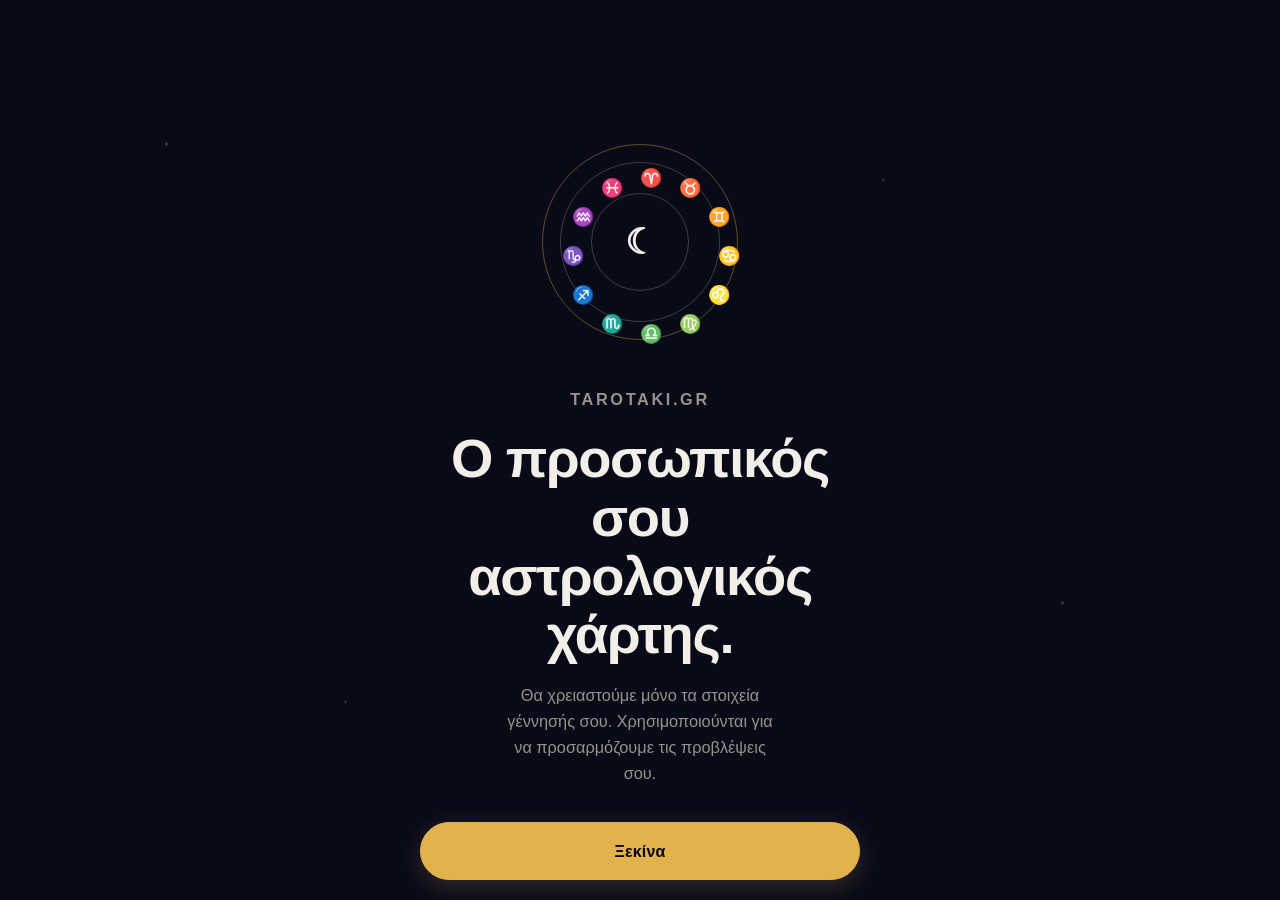
<file: horoscope.html>
<!DOCTYPE html>
<html lang="el">
<head>
<meta charset="utf-8">
<meta name="viewport" content="width=device-width, initial-scale=1, viewport-fit=cover">
<title>Ωροσκόπιο — Ταρωτάκι</title>
<meta name="description" content="Ημερήσιο ωροσκόπιο με πραγματικές θέσεις πλανητών, υπολογισμένες αστρονομικά για σήμερα.">
<meta name="theme-color" content="#08080a">
<meta name="robots" content="index,follow">
<link rel="canonical" href="https://tarotaki.gr/horoscope.html">

<link rel="icon" href="data:image/svg+xml,%3Csvg xmlns='http://www.w3.org/2000/svg' viewBox='0 0 32 32'%3E%3Crect width='32' height='32' fill='%2308080a'/%3E%3Cpath d='M20.5 21.5A8 8 0 0 1 13 9a8.5 8.5 0 1 0 7.5 12.5Z' fill='%23d9a441'/%3E%3C/svg%3E">

<link rel="stylesheet" href="assets/css/style.css">
</head>
<body class="dashboard-app">

<a class="skip-link" href="#main">Μετάβαση στο περιεχόμενο</a>
<div class="sky" aria-hidden="true"></div>

<header class="site-header">
  <div class="header-inner">
    <a class="brand" href="index.html" aria-label="Ταρωτάκι — αρχική">
      <span class="brand-mark" aria-hidden="true">☾</span>
      <span>tarotaki.gr</span>
    </a>

    <nav class="nav-desktop" aria-label="Κύρια πλοήγηση">
      <ul>
        <li><a href="index.html#zodiac" data-i18n="nav.horoscope">Ωροσκόπιο</a></li>
        <li><a href="compatibility.html" data-i18n="nav.compatibility">Συμβατότητα</a></li>
        <li><a href="tarot.html" data-i18n="nav.tarot">Ταρώ</a></li>
        <li><a href="astrologer.html">AI Astrologer</a></li>
        <li><a href="account.html" data-i18n="nav.pricing">Συνδρομή</a></li>
      </ul>
    </nav>

    <a class="btn btn-primary btn-sm nav-upgrade" href="account.html" data-i18n="nav.upgrade">Απόκτησε Premium</a>

    <div id="authChip" class="auth-chip"></div>

    <div class="lang">
      <button class="lang-btn" id="langBtn" type="button" aria-haspopup="listbox" aria-expanded="false"
              data-i18n-attr="aria-label:nav.language">
        <span id="langShort">ΕΛ</span>
        <svg class="chev" width="9" height="9" viewBox="0 0 10 10" aria-hidden="true">
          <path d="M1 3.5 5 7.5 9 3.5" stroke="currentColor" stroke-width="1.6" fill="none" stroke-linecap="round"/>
        </svg>
      </button>
      <div class="lang-menu" id="langMenu" role="listbox" data-open="false"></div>
    </div>

    <button class="nav-toggle" id="navToggle" type="button" aria-expanded="false" aria-controls="drawer"
            data-i18n-attr="aria-label:nav.menu">
      <span></span><span></span><span></span>
    </button>
  </div>
</header>

<nav class="drawer" id="drawer" data-open="false" aria-label="Πλοήγηση κινητού">
  <a href="index.html#zodiac"><span class="ico" aria-hidden="true">01</span><span data-i18n="nav.horoscope">Ωροσκόπιο</span></a>
  <a href="compatibility.html"><span class="ico" aria-hidden="true">02</span><span data-i18n="nav.compatibility">Συμβατότητα</span></a>
  <a href="tarot.html"><span class="ico" aria-hidden="true">05</span><span data-i18n="nav.tarot">Ταρώ</span></a>
  <a href="account.html"><span class="ico" aria-hidden="true">06</span><span data-i18n="nav.pricing">Συνδρομή</span></a>
  <a class="btn btn-primary drawer-cta" href="account.html" data-i18n="nav.upgrade">Απόκτησε Premium</a>
</nav>

<main id="main">

  <!-- Κεφαλίδα ζωδίου -->
  <section class="wrap sign-hero">
    <a class="back-link" href="index.html#zodiac">
      <span aria-hidden="true">←</span> <span data-i18n="hp.back">Όλα τα ζώδια</span>
    </a>

    <div class="sign-head">
      <span class="sign-glyph" id="signGlyph" aria-hidden="true">♉</span>
      <div class="sign-copy">
        <h1 class="sign-name" id="signName">—</h1>
        <p class="sign-range"><span class="dashboard-sign-label">Το ζώδιό σου</span><span id="signRange">—</span></p>
      </div>
      <a class="sign-settings" href="account.html" aria-label="Ρυθμίσεις προφίλ">⚙</a>
    </div>

    <!-- Περίοδος -->
    <h2 class="dashboard-heading">Ωροσκόπιο</h2>
    <div class="segmented" id="periodTabs" role="group"
         data-i18n-attr="aria-label:nav.horoscope"></div>
  </section>

  <!-- Πρόβλεψη -->
  <section class="wrap reading">
    <div class="cat-tabs" id="categoryTabs" role="group"
         data-i18n-attr="aria-label:hp.general"></div>

    <p class="reading-date" id="readingDate">—</p>

    <article class="reading-body" id="readingBody">
      <h2 class="reading-title" id="readingTitle">—</h2>
      <p class="reading-text" id="readingText">—</p>
      <button class="reading-more" id="readingMore" type="button" aria-expanded="false">Διάβασε περισσότερα <span aria-hidden="true">⌄</span></button>
      <dl class="reading-facts" id="readingFacts"></dl>

      <div class="reading-actions">
        <button class="btn btn-ghost btn-sm" id="shareBtn" type="button">
          <span aria-hidden="true">↗</span>
          <span data-i18n="hp.share">Μοιράσου το ωροσκόπιο</span>
        </button>
        <span class="share-status" id="shareStatus" aria-live="polite"></span>
      </div>
    </article>

    <div class="lock-panel" id="lockPanel" hidden>
      <span class="tag-premium" data-i18n="hp.locked">Διαθέσιμο με Premium</span>
      <p data-i18n="hp.lockedText">
        Αυτή η ενότητα ανοίγει με τη συνδρομή Premium. Η γενική εικόνα για σήμερα μένει πάντα δωρεάν.
      </p>
      <a class="btn btn-primary" href="account.html" data-i18n="hp.unlock">Δες τη συνδρομή</a>
    </div>

    <div id="scoresBlock">
      <h3 class="block-title" data-i18n="hp.scores">Οι τομείς της ημέρας</h3>
      <div class="score-list" id="scoreList"></div>
    </div>
  </section>

  <section class="wrap lunar-dashboard" aria-labelledby="lunarTitle">
    <h2 class="dashboard-heading" id="lunarTitle">Σεληνιακό ημερολόγιο</h2>
    <article class="lunar-card">
      <span class="lunar-icon" aria-hidden="true">◐</span>
      <div>
        <strong>Πρώτο τέταρτο</strong>
        <p>Ημέρα για μικρά, σταθερά βήματα.</p>
      </div>
      <span class="lunar-date">Σήμερα</span>
    </article>
  </section>

  <section class="wrap dashboard-features" aria-labelledby="featuresTitle">
    <h2 class="dashboard-heading" id="featuresTitle">Οι λειτουργίες σου</h2>
    <div class="dashboard-feature-list">
      <a href="compatibility.html" class="dashboard-feature"><span aria-hidden="true">♡</span><b>Συμβατότητα</b><small>Δες τη δυναμική δύο ζωδίων</small><i aria-hidden="true">›</i></a>
      <a href="astrologer.html" class="dashboard-feature"><span aria-hidden="true">◉</span><b>Αστρολόγος</b><small>Προσωπικές ερωτήσεις και καθοδήγηση</small><i aria-hidden="true">›</i></a>
      <a href="compatibility.html" class="dashboard-feature"><span aria-hidden="true">✦</span><b>Matrix of Destiny</b><small>Η αριθμολογική σου εικόνα</small><i aria-hidden="true">›</i></a>
      <a href="birth-chart.html" class="dashboard-feature"><span aria-hidden="true">☌</span><b>Γενέθλιος χάρτης</b><small>Εξερεύνησε τον αστρολογικό σου χάρτη</small><i aria-hidden="true">›</i></a>
      <a href="big-three.html" class="dashboard-feature"><span aria-hidden="true">△</span><b>Big Three</b><small>Ήλιος, Σελήνη και Ωροσκόπος</small><i aria-hidden="true">›</i></a>
      <a href="tarot.html" class="dashboard-feature"><span aria-hidden="true">▱</span><b>Ταρώ</b><small>Μια καθαρή ματιά στη μέρα σου</small><i aria-hidden="true">›</i></a>
    </div>
  </section>

  <!-- Ο ουρανός -->
  <section class="wrap">
    <div class="section-head">
      <span class="eyebrow"><span class="num">☾</span><span data-i18n="hp.sky">Ο ουρανός αυτή τη στιγμή</span></span>
      <p class="section-sub" data-i18n="hp.skyNote">
        Πραγματικές θέσεις, υπολογισμένες αστρονομικά για την ημερομηνία της συσκευής σου.
      </p>
    </div>

    <div class="sky-grid">
      <table class="sky-table">
        <tbody id="skyRows"></tbody>
      </table>

      <div>
        <h3 class="block-title" data-i18n="hp.aspects">Όψεις της ημέρας</h3>
        <ul class="aspect-list" id="aspectList"></ul>
      </div>
    </div>

    <details class="method">
      <summary data-i18n="hp.method">Πώς βγαίνει αυτή η πρόβλεψη</summary>
      <p data-i18n="hp.methodText">
        Οι θέσεις των πλανητών υπολογίζονται αστρονομικά για τη σημερινή ημερομηνία. Η πρόβλεψη
        προκύπτει από τον ηλιακό οίκο όπου βρίσκεται η Σελήνη και από τις πραγματικές όψεις που
        σχηματίζει. Οι ερμηνείες ακολουθούν την παραδοσιακή αστρολογία και προσφέρονται για
        αυτογνωσία και ψυχαγωγία.
      </p>
    </details>
  </section>

  <!-- Άλλα ζώδια -->
  <section class="wrap">
    <h3 class="block-title" data-i18n="hp.others">Άλλα ζώδια</h3>
    <div class="mini-signs" id="otherSigns"></div>
  </section>

</main>

<footer class="site-footer">
  <div class="wrap">
    <div class="footer-bottom">
      <span>© <span id="year">2026</span> Ταρωτάκι — <span data-i18n="footer.rights">Με επιφύλαξη παντός δικαιώματος.</span></span>
      <span class="disclaimer" data-i18n="footer.disclaimer">
        Το περιεχόμενο προσφέρεται για ψυχαγωγία και αυτογνωσία. Δεν αντικαθιστά ιατρική, ψυχολογική, νομική ή οικονομική συμβουλή.
      </span>
    </div>
  </div>
</footer>

<nav class="app-bottom-nav" aria-label="Κύρια πλοήγηση εφαρμογής">
  <a class="app-tab is-active" data-app-home href="horoscope.html?sign=aries" aria-label="Ωροσκόπιο"><span aria-hidden="true">⌂</span><small>Αρχική</small></a>
  <a class="app-tab" href="compatibility.html" aria-label="Συμβατότητα"><span aria-hidden="true">♡</span><small>Ταίριασμα</small></a>
  <a class="app-tab" href="astrologer.html" aria-label="Αστρολόγος"><span aria-hidden="true">◉</span><small>Αστρολόγος</small></a>
  <a class="app-tab" href="tarot.html" aria-label="Ταρώ"><span aria-hidden="true">▱</span><small>Ταρώ</small></a>
</nav>

<script src="assets/js/astro.js"></script>
<script src="assets/js/ephemeris.js"></script>
<script src="assets/js/horoscope.js"></script>
<script src="assets/js/auth.js"></script>
<script src="assets/js/i18n.js"></script>
<script src="assets/js/auth-chip.js"></script>
<script src="assets/js/page-horoscope.js"></script>
<script src="assets/js/mobile-app-nav.js"></script>
<script src="assets/js/ui.js"></script>
</body>
</html>
</file>
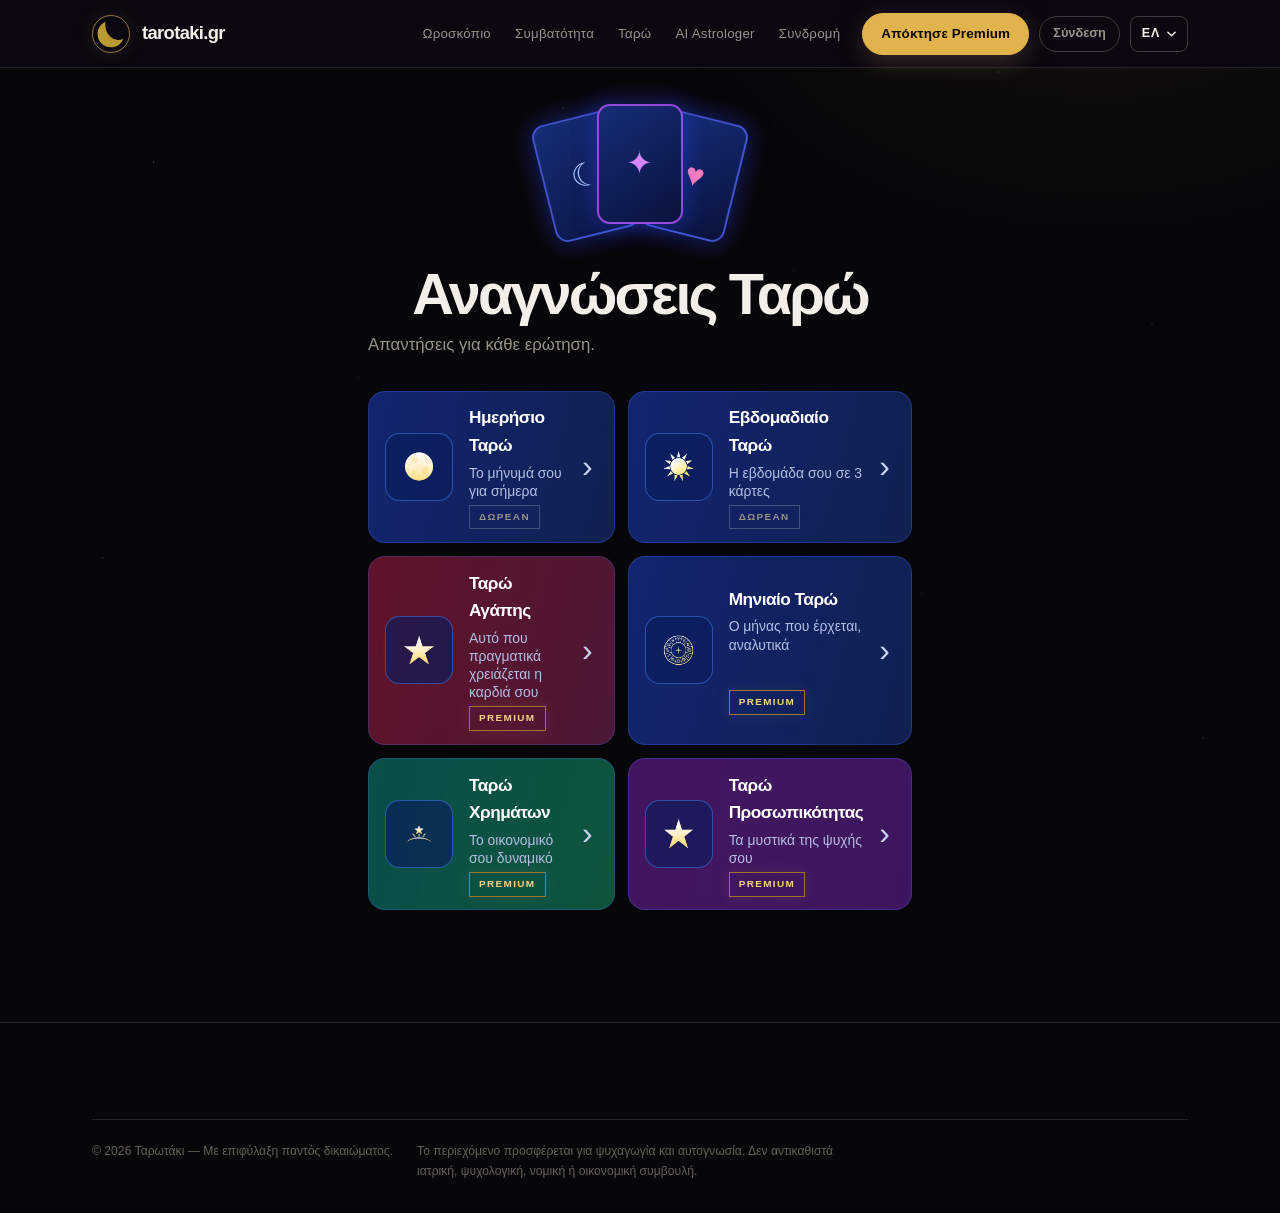
<file: tarot.html>
<!DOCTYPE html>
<html lang="el">
<head>
<meta charset="utf-8">
<meta name="viewport" content="width=device-width, initial-scale=1, viewport-fit=cover">
<title>Αναγνώσεις Ταρώ — Ταρωτάκι</title>
<meta name="description" content="Ημερήσιο και εβδομαδιαίο ταρώ δωρεάν. Διάλεξε τρεις κάρτες από πλήρη τράπουλα 78 καρτών και δες την ερμηνεία στα ελληνικά.">
<meta name="theme-color" content="#08080a">
<link rel="canonical" href="https://tarotaki.gr/tarot.html">

<link rel="icon" href="data:image/svg+xml,%3Csvg xmlns='http://www.w3.org/2000/svg' viewBox='0 0 32 32'%3E%3Crect width='32' height='32' fill='%2308080a'/%3E%3Cpath d='M20.5 21.5A8 8 0 0 1 13 9a8.5 8.5 0 1 0 7.5 12.5Z' fill='%23d9a441'/%3E%3C/svg%3E">

<link rel="stylesheet" href="assets/css/style.css">
</head>
<body class="mobile-app-page tarot-app">

<a class="skip-link" href="#main">Μετάβαση στο περιεχόμενο</a>
<div class="sky" aria-hidden="true"></div>

<header class="site-header">
  <div class="header-inner">
    <a class="brand" href="index.html" aria-label="Ταρωτάκι — αρχική">
      <span class="brand-mark" aria-hidden="true">☾</span>
      <span>tarotaki.gr</span>
    </a>

    <nav class="nav-desktop" aria-label="Κύρια πλοήγηση">
      <ul>
        <li><a href="index.html#zodiac" data-i18n="nav.horoscope">Ωροσκόπιο</a></li>
        <li><a href="compatibility.html" data-i18n="nav.compatibility">Συμβατότητα</a></li>
        <li><a href="tarot.html" aria-current="page" data-i18n="nav.tarot">Ταρώ</a></li>
        <li><a href="astrologer.html">AI Astrologer</a></li>
        <li><a href="account.html" data-i18n="nav.pricing">Συνδρομή</a></li>
      </ul>
    </nav>

    <a class="btn btn-primary btn-sm nav-upgrade" href="account.html" data-i18n="nav.upgrade">Απόκτησε Premium</a>

    <div id="authChip" class="auth-chip"></div>

    <div class="lang">
      <button class="lang-btn" id="langBtn" type="button" aria-haspopup="listbox" aria-expanded="false"
              data-i18n-attr="aria-label:nav.language">
        <span id="langShort">ΕΛ</span>
        <svg class="chev" width="9" height="9" viewBox="0 0 10 10" aria-hidden="true">
          <path d="M1 3.5 5 7.5 9 3.5" stroke="currentColor" stroke-width="1.6" fill="none" stroke-linecap="round"/>
        </svg>
      </button>
      <div class="lang-menu" id="langMenu" role="listbox" data-open="false"></div>
    </div>

    <button class="nav-toggle" id="navToggle" type="button" aria-expanded="false" aria-controls="drawer"
            data-i18n-attr="aria-label:nav.menu">
      <span></span><span></span><span></span>
    </button>
  </div>
</header>

<nav class="drawer" id="drawer" data-open="false" aria-label="Πλοήγηση κινητού">
  <a href="index.html#zodiac"><span class="ico" aria-hidden="true">01</span><span data-i18n="nav.horoscope">Ωροσκόπιο</span></a>
  <a href="compatibility.html"><span class="ico" aria-hidden="true">02</span><span data-i18n="nav.compatibility">Συμβατότητα</span></a>
  <a href="tarot.html"><span class="ico" aria-hidden="true">04</span><span data-i18n="nav.tarot">Ταρώ</span></a>
  <a href="account.html"><span class="ico" aria-hidden="true">05</span><span data-i18n="nav.pricing">Συνδρομή</span></a>
  <a class="btn btn-primary drawer-cta" href="account.html" data-i18n="nav.upgrade">Απόκτησε Premium</a>
</nav>

<main id="main">

  <!-- ============ 1. Επιλογή ρίψης ============ -->
  <section class="wrap tarot-hero" id="stageChooser">
    <div class="tarot-deck-art" aria-hidden="true"><span>☾</span><span>✦</span><span>♥</span></div>
    <h1 class="tarot-title" data-i18n="tp.title">Αναγνώσεις Ταρώ</h1>
    <p class="tarot-sub">Απαντήσεις για κάθε ερώτηση.</p>

    <div class="spread-grid" id="spreadGrid"></div>

    <p class="tarot-note" id="comboNote"></p>
  </section>

  <section class="wrap stage-topic" id="stageTopic" hidden>
    <button class="round-back" id="backFromTopic" type="button" aria-label="Πίσω"><span aria-hidden="true">←</span></button>
    <span class="tag-premium">Premium</span>
    <h1 class="stage-title" id="topicTitle">Διάλεξε θέμα</h1>
    <p class="stage-sub">Διάλεξε την ανάγνωση που θέλεις και μετά τράβηξε 3 κάρτες.</p>
    <div class="tarot-topic-list" id="topicList"></div>
  </section>

  <!-- ============ 2. Ανακάτεμα ============ -->
  <section class="wrap stage-shuffle" id="stageShuffle" hidden>
    <button class="round-back" id="backFromShuffle" type="button"
            data-i18n-attr="aria-label:tp.back"><span aria-hidden="true">←</span></button>
    <h1 class="stage-title" id="shuffleTitle">—</h1>

    <div class="shuffle-fan" aria-hidden="true">
      <span class="fan-card"></span><span class="fan-card"></span><span class="fan-card"></span>
    </div>

    <p class="shuffle-text" data-i18n="tp.shuffling">Ανακατεύουμε την τράπουλα…</p>
    <div class="dots" aria-hidden="true"><i></i><i></i><i></i></div>
    <button class="tarot-skip" id="skipShuffle" type="button">Παράλειψη</button>
  </section>

  <!-- ============ 3. Επιλογή καρτών ============ -->
  <section class="wrap stage-pick" id="stagePick" hidden>
    <button class="round-back" id="backFromPick" type="button"
            data-i18n-attr="aria-label:tp.back"><span aria-hidden="true">←</span></button>
    <h1 class="stage-title" data-i18n="tp.pick">Διάλεξε 3 κάρτες</h1>
    <p class="stage-sub"><span data-i18n="tp.pickHint">Πάτα τρεις κάρτες, όποιες σε τραβήξουν.</span>
      <span class="pick-count"><span data-i18n="tp.remaining">Απομένουν</span>
        <b id="remaining">3</b></span></p>

    <div class="pick-grid" id="pickGrid"></div>
  </section>

  <!-- ============ 4. Αποτέλεσμα: και οι τρεις κάρτες ============ -->
  <section class="wrap stage-result" id="stageResult" hidden>
    <button class="round-back" id="backFromResult" type="button"
            data-i18n-attr="aria-label:tp.back"><span aria-hidden="true">&#8592;</span></button>
    <h1 class="stage-title" id="resultTitle">&#8212;</h1>
    <p class="reading-date" id="resultDate">&#8212;</p>

    <div class="cards-row" id="cardsRow"></div>

    <article class="synthesis-panel" id="synthesisPanel">
      <h2 class="syn-title" data-i18n="tp.synthesis">Η συνολική εικόνα</h2>
      <p class="syn-text" id="synthesisText">&#8212;</p>
    </article>

    <div class="lock-panel result-premium-gate" id="resultPremiumGate" hidden>
      <span class="tag-premium">Premium</span>
      <h2>Οι κάρτες σου άνοιξαν.</h2>
      <p>Η αναλυτική ερμηνεία των 3 καρτών και η συνολική ανάγνωση είναι διαθέσιμες με Premium.</p>
      <a class="btn btn-primary" href="account.html">Απόκτησε Premium</a>
    </div>

    <div class="result-actions">
      <a class="btn btn-primary" href="account.html" data-i18n="tp.more">Άνοιξε κι άλλες ρίψεις</a>
      <p class="result-note" id="resultNote" data-i18n="tp.freeOne">Μία δωρεάν ανάγνωση κάθε 24 ώρες.</p>
    </div>
  </section>

  <!-- ============ Έγινε ήδη σήμερα ============ -->
  <section class="wrap stage-gate" id="stageGate" hidden>
    <button class="round-back" id="backFromGate" type="button"
            data-i18n-attr="aria-label:tp.back"><span aria-hidden="true">&#8592;</span></button>
    <h1 class="stage-title" data-i18n="tp.gateTitle">Η σημερινή σου ανάγνωση έγινε</h1>
    <p class="gate-count" id="gateCountdown">&#8212;</p>

    <div class="lock-panel">
      <span class="tag-premium" data-i18n="common.premium">Premium</span>
      <p data-i18n="tp.gateText">Με Premium τραβάς όσες φορές θέλεις, σε όλες τις ρίψεις — αγάπης, χρημάτων, μηνιαία και προσωπικότητας.</p>
      <a class="btn btn-primary" href="account.html" data-i18n="hp.unlock">Δες τη συνδρομή</a>
    </div>
  </section>

  <!-- ============ Σύσταση μετά τη 2η ρίψη ============ -->
  <section class="wrap stage-advice" id="stageAdvice" hidden>
    <button class="round-back" id="backFromAdvice" type="button"
            data-i18n-attr="aria-label:tp.back"><span aria-hidden="true">&#8592;</span></button>
    <h1 class="stage-title" data-i18n="tp.adviceTitle">Τράβηξες ήδη δύο φορές σήμερα</h1>

    <div class="advice-panel">
      <p data-i18n="tp.adviceText">Στο ταρώ, η ίδια ερώτηση που επαναλαμβάνεται αραιώνει την απάντηση. Το συνηθισμένο είναι μία με δύο ρίψεις ανά κατηγορία — μετά, οι κάρτες συνήθως επιβεβαιώνουν αντί να προσθέτουν.</p>
      <p class="advice-hint" data-i18n="tp.adviceHint">Ως συνδρομητής μπορείς να συνεχίσεις όσο θέλεις. Απλώς το λέμε.</p>

      <div class="advice-actions">
        <button class="btn btn-primary" id="adviceContinue" type="button" data-i18n="tp.adviceContinue">Συνέχισε ούτως ή άλλως</button>
        <button class="btn btn-ghost btn-sm" id="adviceOther" type="button" data-i18n="tp.adviceOther">Δοκίμασε άλλη ρίψη</button>
      </div>
    </div>
  </section>

  <!-- ============ Κλειδωμένη ρίψη ============ -->
  <section class="wrap stage-locked" id="stageLocked" hidden>
    <button class="round-back" id="backFromLocked" type="button"
            data-i18n-attr="aria-label:tp.back"><span aria-hidden="true">←</span></button>
    <h1 class="stage-title" id="lockedTitle">—</h1>

    <div class="lock-panel">
      <span class="tag-premium" data-i18n="common.premium">Premium</span>
      <p id="lockedSub">—</p>
      <p data-i18n="hp.lockedText">
        Αυτή η ενότητα ανοίγει με τη συνδρομή Premium. Η γενική εικόνα για σήμερα μένει πάντα δωρεάν.
      </p>
      <a class="btn btn-primary" href="account.html" data-i18n="hp.unlock">Δες τη συνδρομή</a>
    </div>
  </section>

</main>

<footer class="site-footer">
  <div class="wrap">
    <div class="footer-bottom">
      <span>© <span id="year">2026</span> Ταρωτάκι — <span data-i18n="footer.rights">Με επιφύλαξη παντός δικαιώματος.</span></span>
      <span class="disclaimer" data-i18n="footer.disclaimer">
        Το περιεχόμενο προσφέρεται για ψυχαγωγία και αυτογνωσία. Δεν αντικαθιστά ιατρική, ψυχολογική, νομική ή οικονομική συμβουλή.
      </span>
    </div>
  </div>
</footer>

<nav class="app-bottom-nav" aria-label="Κύρια πλοήγηση εφαρμογής">
  <a class="app-tab" data-app-home href="horoscope.html?sign=aries" aria-label="Ωροσκόπιο"><span aria-hidden="true">⌂</span><small>Αρχική</small></a>
  <a class="app-tab" href="compatibility.html" aria-label="Συμβατότητα"><span aria-hidden="true">♡</span><small>Ταίριασμα</small></a>
  <a class="app-tab" href="astrologer.html" aria-label="Αστρολόγος"><span aria-hidden="true">◉</span><small>Αστρολόγος</small></a>
  <a class="app-tab is-active" href="tarot.html" aria-label="Ταρώ"><span aria-hidden="true">▱</span><small>Ταρώ</small></a>
</nav>

<script src="assets/js/tarot.js"></script>
<script src="assets/js/auth.js"></script>
<script src="assets/js/i18n.js"></script>
<script src="assets/js/auth-chip.js"></script>
<script src="assets/js/page-tarot.js"></script>
<script src="assets/js/mobile-app-nav.js"></script>
<script src="assets/js/ui.js"></script>
</body>
</html>
</file>
<file: assets/css/style.css>
/*
   Ταρωτάκι — tarotaki.gr
   Bold / minimal / αστρολογικό. Μελάνι, χαρτί, ένα χρυσό.
   Χωρίς gradients στο κείμενο, χωρίς λάμψεις, χωρίς glass.
   ========================================================================== */

/* Matrix of Destiny report */
.matrix-destiny-result { padding-top: .5rem; }.matrix-destiny-result h1 { font-family: inherit; font-size: clamp(2rem, 9vw, 2.85rem); font-weight: 800; }.matrix-destiny-number { position: relative; display: grid; width: min(15.5rem, 64vw); aspect-ratio: 1; place-items: center; margin: 1.8rem auto; border: 3px solid rgba(240, 227, 255, .78); border-radius: 50%; background: radial-gradient(circle, rgba(14, 18, 63, .94) 55%, transparent 57%), conic-gradient(from 25deg, #4ce2ff, #6351ff, #f15a94, #ff8b60, #4ce2ff); box-shadow: -1rem 0 2.3rem rgba(42, 136, 255, .72), 1rem 0 2.3rem rgba(255, 100, 85, .68); }.matrix-destiny-number b { color: #ffb138; font-size: clamp(4.8rem, 22vw, 7rem); line-height: 1; text-shadow: 0 0 1.3rem rgba(255, 166, 51, .5); }.matrix-destiny-list { display: grid; gap: .75rem; margin-top: 1.25rem; text-align: left; }.matrix-destiny-list > div { display: flex; align-items: center; gap: .8rem; padding: .95rem 1rem; border: 1px solid rgba(179, 92, 255, .34); border-radius: 1rem; background: rgba(24, 17, 57, .78); }.matrix-destiny-list > div:nth-child(2) { border-color: rgba(72, 124, 255, .4); }.matrix-destiny-list > div:nth-child(3) { border-color: rgba(255, 165, 80, .4); }.matrix-destiny-list i { display: grid; width: 2.8rem; aspect-ratio: 1; place-items: center; border: 1px solid rgba(176, 105, 255, .3); border-radius: .75rem; color: #e3a6ff; background: rgba(86, 41, 132, .35); font-size: 1.35rem; font-style: normal; }.matrix-destiny-list span { display: grid; gap: .1rem; }.matrix-destiny-list small { color: #adb3d2; }.matrix-destiny-note { margin-top: 1.2rem; }

/* Big Three analysis */
.chart-flow-close { border: 0; background: transparent; color: #fff; font: 2rem/1 Arial, sans-serif; cursor: pointer; }.big-three-symbol { width: 15rem; height: 15rem; border: 0; border-radius: 0; box-shadow: none; background: linear-gradient(145deg, transparent 49%, #a75cf2 50%, #ec88df 52%, transparent 53%) center/100% 100%, conic-gradient(from 210deg at 50% 62%, #a45bff 0 32%, transparent 32% 34%, #67a8ff 34% 66%, transparent 66% 68%, #ed86e3 68% 100%); clip-path: polygon(50% 5%, 95% 88%, 5% 88%); }.big-three-symbol::before { content: '☉  ☾  ✦'; inset: 28% 16%; border: 0; color: #f3d7ff; font-size: 2.3rem; line-height: 1.6; transform: rotate(0); }.big-three-intro { padding-top: 1.5rem; }.big-three-signs { display: grid; grid-template-columns: repeat(3, 1fr); align-items: end; gap: .55rem; margin: 1.5rem -1rem 1.3rem; }.big-three-sign { display: grid; justify-items: center; gap: .35rem; color: #fff; text-align: center; }.big-three-sign b { display: grid; width: clamp(5.4rem, 23vw, 7.3rem); aspect-ratio: 1; place-items: center; border: 2px solid rgba(136,170,255,.7); border-radius: 50%; background: rgba(29, 61, 164, .72); box-shadow: 0 0 1.7rem rgba(63,110,255,.55); font-family: Georgia, serif; font-size: clamp(2.3rem, 10vw, 3.5rem); }.big-three-sign--moon { transform: translateY(-2.3rem); }.big-three-sign--moon b { border-color: #7ee4ff; background: rgba(18, 139, 202, .72); box-shadow: 0 0 1.8rem #218fdc; }.big-three-sign--rising b { border-color: #ff78e5; background: rgba(179, 43, 177, .72); box-shadow: 0 0 1.8rem #db46d5; }.big-three-sign span { color: #b9c4e9; font-size: .82rem; }.big-three-sign strong { font-size: .88rem; line-height: 1.18; }.big-three-result .chart-flow-teasers { margin-top: -.5rem; }

/* Birth chart mobile flow */
body.chart-flow-open { overflow: hidden; } body.chart-flow-open .site-header, body.chart-flow-open main, body.chart-flow-open .site-footer { display: none; }
.chart-flow { position: fixed; z-index: 1200; inset: 0; overflow-y: auto; color: #fff; background: radial-gradient(circle at 78% 10%, rgba(60,61,182,.32), transparent 23rem), linear-gradient(160deg, #080920, #101561); }.chart-flow__stars { position: fixed; inset: 0; pointer-events: none; opacity: .35; background-image: radial-gradient(circle, #fff 0 1px, transparent 1.5px); background-size: 10rem 12rem; }.chart-flow__content { position: relative; min-height: 100%; width: min(100%, 38rem); margin: auto; padding: 1.1rem 1.75rem 2rem; display: flex; flex-direction: column; }.chart-flow__top { min-height: 3rem; display: flex; justify-content: space-between; align-items: center; }.chart-flow-back { border: 0; background: transparent; color: #fff; font-size: 2.25rem; cursor: pointer; }.chart-flow-dots { display: flex; gap: .45rem; }.chart-flow-dots i { width: .48rem; height: .48rem; border-radius: 50%; background: rgba(255,255,255,.23); }.chart-flow-dots i:first-child { background: #4ee1ff; box-shadow: 0 0 .8rem #4ee1ff; }
.chart-flow-intro, .chart-flow-form, .chart-flow-preview { width: 100%; max-width: 33.5rem; margin: auto; }.chart-flow-intro { padding: 1rem 0 1.5rem; text-align: center; }.chart-flow h1 { margin: .35rem 0 .8rem; color: #fff; font-family: var(--display); font-size: clamp(2.2rem, 10vw, 3.65rem); font-weight: 750; letter-spacing: -.045em; line-height: 1.08; }.chart-flow-intro > p:not(.chart-flow-kicker), .chart-flow-form > p:not(.chart-flow-note):not(.chart-flow-error), .chart-flow-preview > p:not(.chart-flow-kicker) { color: rgba(237,240,255,.76); line-height: 1.55; font-size: 1.04rem; }
.chart-flow-wheel { position: relative; width: 13rem; height: 13rem; margin: 0 auto 1.25rem; border: 1px solid rgba(100,134,255,.38); border-radius: 50%; box-shadow: inset 0 0 2rem rgba(49,93,255,.2), 0 0 2rem rgba(47,65,226,.13); }.chart-flow-wheel::before { content: '♈  ♉  ♊  ♋  ♌  ♍  ♎  ♏  ♐  ♑  ♒  ♓'; position: absolute; inset: 1rem; display: grid; place-items: center; border: 1px solid rgba(126,151,255,.28); border-radius: 50%; color: rgba(174,197,255,.7); font-size: .9rem; line-height: 2.1; text-align: center; }.chart-flow-wheel span { display: none; }.chart-flow-form .chart-flow-wheel { position: fixed; z-index: -1; bottom: -4rem; left: 50%; width: 27rem; height: 27rem; opacity: .32; transform: translateX(-50%); }.chart-flow-kicker { color: #8ee5ff; font-size: .75rem; font-weight: 800; letter-spacing: .15em; }.chart-flow-primary { width: 100%; min-height: 3.65rem; margin-top: 1.45rem; border-radius: .9rem; font-size: 1.05rem; }
.chart-flow-form { padding-top: 1.8rem; }.chart-flow-form h1, .chart-flow-preview h1 { font-family: inherit; font-weight: 800; font-size: clamp(2rem, 9vw, 3rem); }.chart-flow-form label { display: block; margin-top: 1rem; color: rgba(255,255,255,.92); font-size: .92rem; font-weight: 700; }.chart-flow-form label > span { color: rgba(255,255,255,.48); font-weight: 400; }.chart-flow-form .field { width: 100%; min-height: 3.75rem; margin-top: .4rem; padding: .8rem .95rem; color: #fff; border: 1px solid rgba(128,158,255,.46); border-radius: .85rem; background: rgba(7,13,54,.5); font: inherit; }.chart-flow-form .field:focus { outline: 2px solid #5dcfff; outline-offset: 2px; }.chart-flow-check { display: flex !important; align-items: center; gap: .65rem; }.chart-flow-check input { width: 1.2rem; height: 1.2rem; accent-color: #44bfff; }.chart-flow-note { color: rgba(224,230,255,.62); font-size: .84rem; line-height: 1.5; }.chart-flow-error { min-height: 1.3rem; margin: .75rem 0 0; color: #ffc7d3; }
.chart-flow-preview { padding: 1rem 0 1.5rem; text-align: center; }.chart-flow-preview .chart-flow-wheel { width: 12rem; height: 12rem; border-color: rgba(137,181,255,.85); box-shadow: 0 0 1.8rem rgba(58,93,255,.8); }.chart-flow-basics { display: grid; gap: .65rem; margin: 1.2rem 0; }.chart-flow-basics div, .chart-flow-teasers > div { display: flex; align-items: center; gap: .8rem; padding: .9rem 1rem; border: 1px solid rgba(129,158,255,.31); border-radius: .9rem; background: rgba(9,14,54,.62); text-align: left; }.chart-flow-basics span { color: #aab9e6; }.chart-flow-basics strong { margin-left: auto; color: #fff; }.chart-flow-teasers { display: grid; gap: .7rem; margin: 1.2rem 0; }.chart-flow-teasers > div { font-size: 1.5rem; }.chart-flow-teasers span { display: grid; gap: .15rem; font-size: .95rem; }.chart-flow-teasers small { color: #aab8df; font-size: .8rem; }

/* Base tokens */
:root {
  /* Μελάνι */
  --ink-900: #07070a;
  --ink-800: #0d0d12;
  --ink-700: #14141b;
  --ink-600: #1b1b25;

  /* Χαρτί */
  --paper: #f2efe9;
  --paper-dim: #97928a;
  --paper-faint: #656058;

  /* Ένα χρώμα τόνου, τίποτα άλλο */
  --accent: #D4AF37;
  --accent-deep: #8f721d;

  /* Γραμμές */
  --line: rgba(242, 239, 233, 0.13);
  --line-mid: rgba(242, 239, 233, 0.22);
  --line-strong: rgba(242, 239, 233, 0.42);

  /* Σημασιολογικά */
  --ok: #7fb069;
  --warn: #d98d41;

  --font: -apple-system, BlinkMacSystemFont, "Segoe UI", Roboto, Arial, sans-serif;
  --display: -apple-system, BlinkMacSystemFont, "Segoe UI", Roboto, Arial, sans-serif;
  --mono: ui-monospace, "SF Mono", "Cascadia Mono", Menlo, Consolas, monospace;

  --r: 3px;
  --wrap: 1160px;
  --pad: 20px;
  --header-h: 60px;
}

/* --------------------------------------------------------------------------
   Reset
   -------------------------------------------------------------------------- */

*, *::before, *::after { box-sizing: border-box; }

html {
  -webkit-text-size-adjust: 100%;
  scroll-behavior: smooth;
  scroll-padding-top: calc(var(--header-h) + 12px);
}

body {
  margin: 0;
  font-family: var(--font);
  font-size: 16px;
  line-height: 1.6;
  color: var(--paper);
  background: var(--ink-900);
  overflow-x: hidden;
  -webkit-font-smoothing: antialiased;
}

body.is-locked { overflow: hidden; }

/* Keep lower-priority content from competing with the current screen. */
.landing-features, .services, #creditPacks, .matrix-section { content-visibility: auto; contain-intrinsic-size: auto 720px; }
.sky::after, .hero-stars, .hero-constellation, .shuffle-fan .fan-card { will-change: transform; }

@media (prefers-reduced-motion: reduce) {
  *, *::before, *::after { animation-duration: .01ms !important; animation-iteration-count: 1 !important; scroll-behavior: auto !important; transition-duration: .01ms !important; }
}

img, svg { display: block; max-width: 100%; }
button, input, select, textarea { font: inherit; color: inherit; }
a { color: inherit; text-decoration: none; }

h1, h2, h3, h4 {
  margin: 0;
  font-family: var(--display);
  font-weight: 800;
  line-height: 1.05;
  letter-spacing: -0.025em;
}

p { margin: 0; }
ul { margin: 0; padding: 0; list-style: none; }

:focus-visible {
  outline: 2px solid var(--accent);
  outline-offset: 3px;
}

.skip-link {
  position: absolute;
  left: -9999px;
  top: 8px;
  z-index: 200;
  background: var(--accent);
  color: var(--ink-900);
  padding: 10px 18px;
  font-weight: 700;
}
.skip-link:focus { left: 12px; }

.sr-only {
  position: absolute;
  width: 1px; height: 1px;
  padding: 0; margin: -1px;
  overflow: hidden;
  clip: rect(0 0 0 0);
  white-space: nowrap;
  border: 0;
}

/* --------------------------------------------------------------------------
   Ουρανός — ελάχιστος, ακίνητος
   -------------------------------------------------------------------------- */

.sky {
  position: fixed;
  inset: 0;
  z-index: -2;
  background: var(--ink-900);
}
.sky::before {
  content: "";
  position: absolute;
  inset: 0;
  opacity: 0.5;
  background-image:
    radial-gradient(1px 1px at 12% 18%, rgba(242,239,233,0.7), transparent),
    radial-gradient(1px 1px at 28% 42%, rgba(242,239,233,0.4), transparent),
    radial-gradient(1px 1px at 44% 12%, rgba(242,239,233,0.55), transparent),
    radial-gradient(1px 1px at 62% 30%, rgba(242,239,233,0.35), transparent),
    radial-gradient(1px 1px at 78% 8%, rgba(242,239,233,0.6), transparent),
    radial-gradient(1px 1px at 90% 36%, rgba(242,239,233,0.4), transparent),
    radial-gradient(1px 1px at 8% 62%, rgba(242,239,233,0.45), transparent),
    radial-gradient(1px 1px at 34% 76%, rgba(242,239,233,0.3), transparent),
    radial-gradient(1px 1px at 56% 88%, rgba(242,239,233,0.5), transparent),
    radial-gradient(1px 1px at 72% 66%, rgba(242,239,233,0.35), transparent),
    radial-gradient(1px 1px at 94% 82%, rgba(242,239,233,0.5), transparent),
    radial-gradient(1px 1px at 20% 94%, rgba(242,239,233,0.3), transparent);
}

/* A quiet celestial layer behind every page. */
.sky::after {
  content: "";
  position: fixed;
  inset: -8%;
  pointer-events: none;
  opacity: 0.34;
  background-image:
    radial-gradient(circle at 86% 17%, transparent 0 74px, rgba(240, 196, 92, 0.16) 75px 76px, transparent 77px),
    radial-gradient(circle at 13% 78%, transparent 0 46px, rgba(151, 118, 190, 0.15) 47px 48px, transparent 49px),
    url("data:image/svg+xml,%3Csvg xmlns='http://www.w3.org/2000/svg' viewBox='0 0 320 220'%3E%3Cg fill='none' stroke='%23e7d6a6' stroke-opacity='.18' stroke-width='1'%3E%3Cpath d='M16 172 L82 104 L144 128 L222 54 L306 82'/%3E%3Cpath d='M38 24 L104 62 L160 28 L224 102 L276 152'/%3E%3C/g%3E%3Cg fill='%23f0c45c' fill-opacity='.4'%3E%3Ccircle cx='16' cy='172' r='2'/%3E%3Ccircle cx='82' cy='104' r='2'/%3E%3Ccircle cx='144' cy='128' r='2'/%3E%3Ccircle cx='222' cy='54' r='2'/%3E%3Ccircle cx='306' cy='82' r='2'/%3E%3Ccircle cx='38' cy='24' r='2'/%3E%3Ccircle cx='104' cy='62' r='2'/%3E%3Ccircle cx='160' cy='28' r='2'/%3E%3Ccircle cx='224' cy='102' r='2'/%3E%3Ccircle cx='276' cy='152' r='2'/%3E%3C/g%3E%3C/svg%3E"),
    radial-gradient(1px 1px at 9% 12%, rgba(242,239,233,.75), transparent 2px),
    radial-gradient(1px 1px at 31% 86%, rgba(242,239,233,.55), transparent 2px),
    radial-gradient(1px 1px at 69% 31%, rgba(240,196,92,.7), transparent 2px),
    radial-gradient(1px 1px at 92% 66%, rgba(242,239,233,.65), transparent 2px);
  background-repeat: no-repeat, no-repeat, repeat, repeat, repeat, repeat, repeat;
  background-size: auto, auto, 480px 330px, 320px 260px, 420px 330px, 390px 300px, 460px 340px;
  background-position: right 6vw top 7vh, left 8vw bottom 8vh, center top 90px, 0 0, 0 0, 0 0, 0 0;
}
@media (prefers-reduced-motion: no-preference) {
  .sky::after { animation: celestial-drift 50s ease-in-out infinite alternate; }
}
@keyframes celestial-drift { from { transform: translate3d(-0.5%, 0, 0); } to { transform: translate3d(0.7%, -0.5%, 0); } }

/* --------------------------------------------------------------------------
   Σκελετός
   -------------------------------------------------------------------------- */

.wrap {
  width: 100%;
  max-width: var(--wrap);
  margin-inline: auto;
  padding-inline: var(--pad);
}

section {
  padding-block: 72px;
  border-top: 1px solid var(--line);
}
section:first-of-type { border-top: 0; }

/* Επικεφαλίδα ενότητας: αριθμός · ετικέτα ─────────── */
.section-head { margin-bottom: 36px; }

.eyebrow {
  display: flex;
  align-items: center;
  gap: 14px;
  font-size: 0.68rem;
  font-weight: 600;
  letter-spacing: 0.22em;
  text-transform: uppercase;
  color: var(--paper-dim);
  margin-bottom: 20px;
}
.eyebrow .num {
  font-family: var(--mono);
  color: var(--accent);
  letter-spacing: 0.05em;
}
.eyebrow::after {
  content: "";
  flex: 1;
  height: 1px;
  background: var(--line);
}

.section-title {
  font-size: clamp(2rem, 7.5vw, 3.4rem);
  max-width: 20ch;
}
.section-sub {
  color: var(--paper-dim);
  margin-top: 16px;
  max-width: 58ch;
  font-size: 1rem;
}

.is-centered { text-align: center; }
.is-centered .eyebrow { justify-content: center; }
.is-centered .eyebrow::after { display: none; }
.is-centered .eyebrow::before {
  content: "";
  flex: none;
  width: 40px;
  height: 1px;
  background: var(--line);
}
.is-centered .section-title,
.is-centered .section-sub { margin-inline: auto; }

/* Ετικέτα δεδομένων */
.label {
  font-size: 0.66rem;
  font-weight: 600;
  letter-spacing: 0.18em;
  text-transform: uppercase;
  color: var(--paper-faint);
}

/* --------------------------------------------------------------------------
   Σήματα
   -------------------------------------------------------------------------- */

.tag-premium,
.tag-free,
.tag-new {
  display: inline-flex;
  align-items: center;
  gap: 6px;
  padding: 3px 9px;
  font-size: 0.62rem;
  font-weight: 700;
  letter-spacing: 0.14em;
  text-transform: uppercase;
  line-height: 1.7;
  border: 1px solid;
  white-space: nowrap;
}
.tag-premium { color: var(--accent); border-color: var(--accent-deep); }
.tag-free    { color: var(--paper-dim); border-color: var(--line-mid); }
.tag-new     { color: var(--ink-900); background: var(--accent); border-color: var(--accent); }

/* --------------------------------------------------------------------------
   Κουμπιά
   -------------------------------------------------------------------------- */

.btn {
  display: inline-flex;
  align-items: center;
  justify-content: center;
  gap: 10px;
  min-height: 52px;
  padding: 14px 28px;
  border: 1px solid transparent;
  border-radius: var(--r);
  font-weight: 700;
  font-size: 0.94rem;
  letter-spacing: 0.01em;
  cursor: pointer;
  transition: background 0.16s ease, color 0.16s ease, border-color 0.16s ease;
}

.btn-primary {
  background: var(--accent);
  color: var(--ink-900);
  border-color: var(--accent);
}
.btn-primary:hover { background: var(--paper); border-color: var(--paper); }

.btn-ghost {
  background: transparent;
  color: var(--paper);
  border-color: var(--line-mid);
}
.btn-ghost:hover { border-color: var(--paper); }

.btn-block { width: 100%; }
.btn-sm { min-height: 42px; padding: 9px 18px; font-size: 0.84rem; }

/* --------------------------------------------------------------------------
   Header
   -------------------------------------------------------------------------- */

.site-header {
  position: sticky;
  top: 0;
  z-index: 100;
  height: var(--header-h);
  display: flex;
  align-items: center;
  background: rgba(8, 8, 10, 0.9);
  backdrop-filter: blur(10px);
  border-bottom: 1px solid var(--line);
}

.header-inner {
  display: flex;
  align-items: center;
  gap: 10px;
  width: 100%;
  max-width: var(--wrap);
  margin-inline: auto;
  padding-inline: var(--pad);
}

.brand {
  display: flex;
  align-items: center;
  gap: 10px;
  font-size: 1.06rem;
  font-weight: 800;
  letter-spacing: -0.02em;
  margin-inline-end: auto;
  flex: none;
}
.brand-mark {
  display: grid;
  place-items: center;
  width: 30px; height: 30px;
  flex: none;
  border: 1px solid var(--line-mid);
  border-radius: 50%;
  color: var(--accent);
  font-size: 0.95rem;
}

.nav-desktop { display: none; }
.nav-desktop ul { display: flex; align-items: center; gap: 0; }
.nav-desktop a {
  display: block;
  padding: 8px 12px;
  font-size: 0.83rem;
  font-weight: 500;
  letter-spacing: 0.02em;
  color: var(--paper-dim);
  white-space: nowrap;
  transition: color 0.16s ease;
}
.nav-desktop a:hover { color: var(--paper); }

.nav-upgrade { display: none; flex: none; }

/* Γλώσσα */
.lang { position: relative; flex: none; }
.lang-btn {
  display: inline-flex;
  align-items: center;
  gap: 7px;
  height: 36px;
  padding: 0 11px;
  background: transparent;
  border: 1px solid var(--line-mid);
  border-radius: var(--r);
  font-size: 0.78rem;
  font-weight: 700;
  letter-spacing: 0.06em;
  cursor: pointer;
  transition: border-color 0.16s ease;
}
.lang-btn:hover { border-color: var(--paper); }
.lang-btn .chev { transition: transform 0.18s ease; }
.lang-btn[aria-expanded="true"] .chev { transform: rotate(180deg); }

.lang-menu {
  position: absolute;
  top: calc(100% + 6px);
  inset-inline-end: 0;
  min-width: 150px;
  background: var(--ink-700);
  border: 1px solid var(--line-mid);
  display: none;
}
.lang-menu[data-open="true"] { display: block; }
.lang-menu button {
  display: block;
  width: 100%;
  padding: 11px 14px;
  border: 0;
  background: transparent;
  font-size: 0.88rem;
  text-align: start;
  cursor: pointer;
}
.lang-menu button:hover { background: var(--ink-600); }
.lang-menu button[aria-selected="true"] { color: var(--accent); font-weight: 700; }

/* Hamburger */
.nav-toggle {
  display: grid;
  place-items: center;
  width: 40px; height: 40px;
  flex: none;
  background: transparent;
  border: 1px solid var(--line-mid);
  border-radius: var(--r);
  cursor: pointer;
}
.nav-toggle span {
  display: block;
  width: 17px; height: 1.5px;
  background: var(--paper);
  transition: transform 0.22s ease, opacity 0.18s ease;
}
.nav-toggle span + span { margin-top: 4px; }
.nav-toggle[aria-expanded="true"] span:nth-child(1) { transform: translateY(5.5px) rotate(45deg); }
.nav-toggle[aria-expanded="true"] span:nth-child(2) { opacity: 0; }
.nav-toggle[aria-expanded="true"] span:nth-child(3) { transform: translateY(-5.5px) rotate(-45deg); }

/* Συρτάρι */
.drawer {
  position: fixed;
  inset: var(--header-h) 0 0 0;
  z-index: 99;
  background: var(--ink-900);
  padding: 8px var(--pad) 40px;
  overflow-y: auto;
  opacity: 0;
  visibility: hidden;
  transition: opacity 0.2s ease, visibility 0.2s;
}
.drawer[data-open="true"] { opacity: 1; visibility: visible; }
.drawer a {
  display: flex;
  align-items: baseline;
  gap: 14px;
  padding: 17px 0;
  font-size: 1.35rem;
  font-weight: 700;
  letter-spacing: -0.02em;
  border-bottom: 1px solid var(--line);
}
.drawer a .ico {
  font-family: var(--mono);
  font-size: 0.7rem;
  font-weight: 400;
  color: var(--accent);
  letter-spacing: 0.05em;
}
.drawer .drawer-cta {
  display: flex;
  justify-content: center;
  margin-top: 26px;
  border-bottom: 0;
  font-size: 0.94rem;
}

/* --------------------------------------------------------------------------
   Hero
   -------------------------------------------------------------------------- */

.hero {
  position: relative;
  padding-block: 56px 68px;
  border-top: 0;
}

.hero-inner { position: relative; z-index: 1; }

.hero h1 {
  font-size: clamp(2.9rem, 14vw, 6.5rem);
  line-height: 0.94;
  letter-spacing: -0.05em;
  margin-bottom: 24px;
}
.hero h1 .accent { color: var(--accent); }

.hero-sub {
  color: var(--paper-dim);
  font-size: 1.06rem;
  max-width: 46ch;
  margin-bottom: 36px;
}

/* Ροδακας ζωδίων — αληθινό αστρολογικό στοιχείο, λεπτή γραμμή */
.wheel {
  position: absolute;
  top: 50%;
  inset-inline-end: -22%;
  transform: translateY(-50%);
  width: min(560px, 92vw);
  opacity: 0.16;
  pointer-events: none;
  z-index: 0;
}
.wheel .w-line { stroke: var(--paper); stroke-width: 1; fill: none; }
.wheel .w-glyph { fill: var(--paper); font-size: 15px; text-anchor: middle; dominant-baseline: central; }
.wheel .w-icon { opacity: 0.95; }

.zodiac-icon { display: block; object-fit: contain; }
.zodiac-icon--card { width: 28px; height: 28px; }
.zodiac-icon--footer { width: 18px; height: 18px; display: inline-block; vertical-align: middle; margin-inline-end: 7px; }

/* Επιλογή ζωδίου */
.picker {
  max-width: 440px;
  border: 1px solid var(--line-mid);
  border-radius: var(--r);
  padding: 22px;
  background: var(--ink-800);
}
.picker .label { display: block; margin-bottom: 10px; }

.select-shell { position: relative; }
.select-shell::after {
  content: "";
  position: absolute;
  inset-inline-end: 16px;
  top: 50%;
  width: 7px; height: 7px;
  border-inline-end: 1.5px solid var(--paper-dim);
  border-block-end: 1.5px solid var(--paper-dim);
  transform: translateY(-70%) rotate(45deg);
  pointer-events: none;
}

select.field, input.field, textarea.field {
  width: 100%;
  min-height: 52px;
  padding: 13px 15px;
  background: var(--ink-900);
  color: var(--paper);
  border: 1px solid var(--line-mid);
  border-radius: var(--r);
  font-size: 1rem;
  transition: border-color 0.16s ease;
}
select.field { padding-inline-end: 40px; appearance: none; -webkit-appearance: none; cursor: pointer; }
select.field:hover, input.field:hover, textarea.field:hover { border-color: var(--line-strong); }
select.field:focus, input.field:focus, textarea.field:focus { border-color: var(--accent); outline: none; }
select.field option { background: var(--ink-700); color: var(--paper); }
textarea.field { min-height: 128px; resize: vertical; line-height: 1.6; }
input.field::placeholder, textarea.field::placeholder { color: var(--paper-faint); }
input.field[type="date"]::-webkit-calendar-picker-indicator { filter: invert(1) opacity(0.5); cursor: pointer; }

.picker .btn { margin-top: 12px; }
.hero-note { margin-top: 14px; font-size: 0.78rem; color: var(--paper-faint); }

/* Πρόβλεψη */
.forecast {
  margin-top: 20px;
  padding-top: 20px;
  border-top: 1px solid var(--line);
  display: none;
}
.forecast[data-open="true"] { display: block; }
.forecast-top { display: flex; align-items: baseline; gap: 12px; margin-bottom: 12px; }
.forecast-glyph { font-size: 1.7rem; color: var(--accent); line-height: 1; }
.forecast-name { font-size: 1.25rem; font-weight: 800; letter-spacing: -0.03em; }
.forecast-date { font-family: var(--mono); font-size: 0.7rem; color: var(--paper-faint); margin-inline-start: auto; }
.forecast-text { color: var(--paper-dim); font-size: 0.94rem; }
.forecast-bars { display: grid; gap: 10px; margin-top: 18px; }
.bar-row {
  display: grid;
  grid-template-columns: 1fr 84px 30px;
  align-items: center;
  gap: 12px;
  font-size: 0.72rem;
  letter-spacing: 0.12em;
  text-transform: uppercase;
  color: var(--paper-dim);
}
.bar { height: 2px; background: var(--line-mid); }
.bar i { display: block; height: 100%; background: var(--accent); transition: width 0.5s ease; }
.bar-row .val { font-family: var(--mono); color: var(--paper); text-align: end; letter-spacing: 0; }

/* --------------------------------------------------------------------------
   Ζώδια
   -------------------------------------------------------------------------- */

.signs-grid {
  display: grid;
  grid-template-columns: repeat(3, 1fr);
  border-top: 1px solid var(--line);
  border-inline-start: 1px solid var(--line);
}
.sign-card {
  display: flex;
  flex-direction: column;
  align-items: flex-start;
  gap: 3px;
  padding: 18px 14px;
  background: transparent;
  border: 0;
  border-bottom: 1px solid var(--line);
  border-inline-end: 1px solid var(--line);
  cursor: pointer;
  text-align: start;
  transition: background 0.16s ease;
}
.sign-card:hover { background: var(--ink-700); }
.sign-card .glyph { display: block; line-height: 1.2; }
.sign-card .name { font-size: 0.88rem; font-weight: 700; letter-spacing: -0.01em; }
.sign-card .range { font-family: var(--mono); font-size: 0.62rem; color: var(--paper-faint); }

/* --------------------------------------------------------------------------
   Τρεις κάρτες
   -------------------------------------------------------------------------- */

.unlock-grid { display: grid; grid-template-columns: 1fr; gap: 0; border-top: 1px solid var(--line); }
.unlock-card {
  display: grid;
  gap: 10px;
  padding: 34px 4px;
  border-bottom: 1px solid var(--line);
  transition: padding-inline-start 0.2s ease;
}
.unlock-card:hover { padding-inline-start: 14px; }
.unlock-card .u-glyph { font-size: 2.4rem; color: var(--accent); line-height: 1; }
.unlock-card h3 { font-size: 1.6rem; }
.unlock-card .u-sub { color: var(--paper-dim); font-size: 0.92rem; }

/* --------------------------------------------------------------------------
   Λειτουργίες
   -------------------------------------------------------------------------- */

.feature-grid {
  display: grid;
  grid-template-columns: 1fr;
  border-top: 1px solid var(--line);
  border-inline-start: 1px solid var(--line);
}
.feature {
  display: block;
  padding: 28px 22px;
  border-bottom: 1px solid var(--line);
  border-inline-end: 1px solid var(--line);
  transition: background 0.16s ease;
}
.feature:hover { background: var(--ink-800); }
.feature .f-top {
  display: flex;
  align-items: center;
  justify-content: space-between;
  gap: 10px;
  margin-bottom: 22px;
}
.feature .f-ico { font-size: 1.6rem; color: var(--accent); line-height: 1; }
.feature h3 { font-size: 1.22rem; margin-bottom: 8px; }
.feature p { color: var(--paper-dim); font-size: 0.9rem; }
.feature .f-link {
  display: inline-block;
  margin-top: 18px;
  font-size: 0.72rem;
  font-weight: 700;
  letter-spacing: 0.16em;
  text-transform: uppercase;
  color: var(--accent);
}

/* --------------------------------------------------------------------------
   Μακέτα κινητού — επίπεδη, μονόχρωμη
   -------------------------------------------------------------------------- */

.phone {
  position: relative;
  width: 244px;
  padding: 9px;
  border: 1px solid var(--line-mid);
  border-radius: 30px;
  background: var(--ink-800);
  flex: none;
}
.phone-screen {
  border-radius: 22px;
  background: var(--ink-900);
  border: 1px solid var(--line);
  padding: 24px 14px 16px;
  overflow: hidden;
}
.phone::before {
  content: "";
  position: absolute;
  top: 17px; left: 50%;
  transform: translateX(-50%);
  width: 62px; height: 5px;
  border-radius: 3px;
  background: var(--line-mid);
  z-index: 2;
}
.phone-title {
  font-size: 0.62rem;
  font-weight: 700;
  letter-spacing: 0.18em;
  text-transform: uppercase;
  color: var(--paper-faint);
  margin-bottom: 16px;
}

.phone-trio { display: grid; grid-template-columns: repeat(3, 1fr); gap: 8px; margin-bottom: 18px; }
.trio-item { display: grid; justify-items: center; gap: 6px; text-align: center; }
.trio-ring {
  width: 44px; height: 44px;
  border: 1px solid var(--line-mid);
  border-radius: 50%;
  display: grid;
  place-items: center;
  font-size: 1.15rem;
  color: var(--accent);
}
.trio-item small { font-size: 0.55rem; color: var(--paper-faint); line-height: 1.35; }

.phone-rows { display: grid; }
.phone-row {
  display: flex;
  align-items: center;
  gap: 9px;
  padding: 11px 2px;
  border-top: 1px solid var(--line);
  font-size: 0.72rem;
  color: var(--paper-dim);
}
.phone-row .chev-sm { margin-inline-start: auto; color: var(--paper-faint); }

.phone-names {
  display: flex;
  align-items: center;
  gap: 8px;
  font-size: 0.78rem;
  font-weight: 700;
  margin-bottom: 16px;
}
.phone-names .arrow { color: var(--accent); }
.phone-venn { position: relative; height: 78px; margin-bottom: 14px; }
.phone-venn i {
  position: absolute;
  top: 0;
  width: 78px; height: 78px;
  border: 1px solid var(--line-strong);
  border-radius: 50%;
}
.phone-venn i:first-child { left: 24px; }
.phone-venn i:last-child  { right: 24px; border-color: var(--accent); }
.phone-score { font-size: 2.4rem; font-weight: 800; letter-spacing: -0.05em; line-height: 1; }
.phone-score-label {
  font-size: 0.58rem;
  letter-spacing: 0.16em;
  text-transform: uppercase;
  color: var(--paper-faint);
  margin-bottom: 16px;
}
.phone-planet {
  display: flex;
  align-items: center;
  gap: 9px;
  padding: 10px 2px;
  border-top: 1px solid var(--line);
}
.phone-planet .p-glyph { font-size: 0.9rem; color: var(--accent); flex: none; width: 14px; }
.phone-planet .p-name { font-size: 0.68rem; font-weight: 600; }
.phone-planet .p-sub { font-size: 0.55rem; color: var(--paper-faint); }
.phone-planet .p-pct { margin-inline-start: auto; font-family: var(--mono); font-size: 0.68rem; }

/* --------------------------------------------------------------------------
   Δίστηλα
   -------------------------------------------------------------------------- */

.split-panel { display: grid; gap: 40px; align-items: center; }
.split-media { display: grid; justify-items: center; }

.big3-list { display: grid; margin-top: 28px; border-top: 1px solid var(--line); }
.big3-list li {
  display: grid;
  grid-template-columns: 30px 1fr;
  gap: 14px;
  padding: 18px 0;
  border-bottom: 1px solid var(--line);
}
.big3-list .g { font-size: 1.25rem; color: var(--accent); line-height: 1; }
.big3-list b { display: block; font-size: 1.05rem; font-weight: 700; letter-spacing: -0.02em; }
.big3-list span { color: var(--paper-dim); font-size: 0.9rem; }

/* Προτροπή premium */
.locked-teaser {
  display: grid;
  gap: 12px;
  justify-items: start;
  margin-top: 26px;
  padding: 20px;
  border: 1px solid var(--accent-deep);
  border-radius: var(--r);
}
.locked-teaser h4 { font-size: 1.05rem; }
.locked-teaser p { color: var(--paper-dim); font-size: 0.88rem; }

/* --------------------------------------------------------------------------
   Συμβατότητα
   -------------------------------------------------------------------------- */

.compat-panel {
  padding: 26px 22px;
  border: 1px solid var(--line-mid);
  border-radius: var(--r);
  background: var(--ink-800);
}
.compat-fields { display: grid; grid-template-columns: 1fr auto 1fr; align-items: end; gap: 12px; }
.compat-fields .heart { padding-bottom: 15px; color: var(--accent); font-size: 1.1rem; }
.compat-fields .label { display: block; margin-bottom: 9px; }
.compat-panel > .btn { margin-top: 18px; }

.compat-result { display: none; margin-top: 26px; padding-top: 26px; border-top: 1px solid var(--line); }
.compat-result[data-open="true"] { display: block; }

.score-line { display: flex; align-items: baseline; gap: 10px; margin-bottom: 14px; }
.score-num { font-size: 3.6rem; font-weight: 800; letter-spacing: -0.06em; line-height: 1; color: var(--accent); }
.score-of { font-family: var(--mono); font-size: 0.8rem; color: var(--paper-faint); }
.score-track { height: 2px; background: var(--line-mid); margin-bottom: 16px; }
.score-track i { display: block; height: 100%; background: var(--accent); width: 0; transition: width 0.7s ease; }
.compat-verdict { font-size: 1.1rem; font-weight: 700; letter-spacing: -0.02em; margin-bottom: 8px; }
.compat-text { color: var(--paper-dim); font-size: 0.92rem; }

/* --------------------------------------------------------------------------
   Σελήνη
   -------------------------------------------------------------------------- */

.moon-panel { display: grid; gap: 34px; align-items: center; }
.moon-visual { display: grid; place-items: center; }
.moon-disc { width: 190px; height: 190px; }

.moon-phase-name { font-size: clamp(1.9rem, 7vw, 2.6rem); }
.moon-meta { color: var(--paper-dim); font-size: 0.9rem; margin-top: 6px; }

.moon-stats { display: grid; grid-template-columns: repeat(2, 1fr); margin-top: 26px; border-top: 1px solid var(--line); }
.stat { padding: 16px 0; border-bottom: 1px solid var(--line); }
.stat:nth-child(odd) { padding-inline-end: 16px; border-inline-end: 1px solid var(--line); }
.stat:nth-child(even) { padding-inline-start: 16px; }
.stat dt {
  font-size: 0.62rem;
  font-weight: 600;
  letter-spacing: 0.16em;
  text-transform: uppercase;
  color: var(--paper-faint);
  margin-bottom: 6px;
}
.stat dd { margin: 0; font-family: var(--mono); font-size: 1.05rem; color: var(--accent); }

/* --------------------------------------------------------------------------
   Ταρώ
   -------------------------------------------------------------------------- */

.tarot-panel { display: grid; gap: 34px; align-items: center; justify-items: start; }
.tarot-stage { perspective: 1400px; justify-self: center; }
.tarot-card {
  position: relative;
  width: 196px; height: 314px;
  transform-style: preserve-3d;
  transition: transform 0.7s cubic-bezier(0.2, 0.8, 0.2, 1);
  cursor: pointer;
  border: 0; padding: 0; background: transparent;
}
.tarot-card[data-flipped="true"] { transform: rotateY(180deg); }
.tarot-face {
  position: absolute;
  inset: 0;
  border: 1px solid var(--line-strong);
  border-radius: var(--r);
  backface-visibility: hidden;
  -webkit-backface-visibility: hidden;
  display: grid;
  place-items: center;
  padding: 22px;
  background: var(--ink-800);
}
.tarot-back { border-color: var(--accent-deep); }
.tarot-back .mark { font-size: 2.4rem; color: var(--accent); }
.tarot-front { transform: rotateY(180deg); align-content: center; gap: 14px; text-align: center; }
.tarot-front .roman {
  font-family: var(--mono);
  font-size: 0.68rem;
  letter-spacing: 0.3em;
  color: var(--accent);
}
.tarot-front .t-glyph { font-size: 2.6rem; color: var(--accent); }
.tarot-front .t-name { font-size: 1.28rem; font-weight: 800; letter-spacing: -0.03em; line-height: 1.15; }
.tarot-front .t-key { font-size: 0.76rem; color: var(--paper-dim); line-height: 1.5; }

.tarot-copy { max-width: 44ch; }
.tarot-meaning { color: var(--paper-dim); font-size: 0.95rem; min-height: 3em; margin-bottom: 18px; }

/* --------------------------------------------------------------------------
   Συνδρομή
   -------------------------------------------------------------------------- */

.billing-toggle {
  display: inline-flex;
  border: 1px solid var(--line-mid);
  border-radius: var(--r);
  margin-bottom: 34px;
}
.billing-toggle button {
  display: inline-flex;
  align-items: center;
  gap: 8px;
  min-height: 42px;
  padding: 8px 18px;
  background: transparent;
  border: 0;
  color: var(--paper-dim);
  font-size: 0.84rem;
  font-weight: 600;
  cursor: pointer;
  transition: background 0.16s ease, color 0.16s ease;
}
.billing-toggle button[aria-pressed="true"] { background: var(--accent); color: var(--ink-900); }
.billing-toggle .save-pill {
  font-family: var(--mono);
  font-size: 0.64rem;
  letter-spacing: 0.04em;
  opacity: 0.75;
}

.plans { display: grid; grid-template-columns: 1fr; gap: 0; border-top: 1px solid var(--line); }
.plan {
  position: relative;
  display: grid;
  gap: 22px;
  align-content: start;
  padding: 32px 0;
  border-bottom: 1px solid var(--line);
}
.plan.is-featured .plan-name { color: var(--accent); }
.plan-tag {
  font-size: 0.62rem;
  font-weight: 700;
  letter-spacing: 0.16em;
  text-transform: uppercase;
  color: var(--accent);
}
.plan-name { font-size: 1.5rem; }
.plan-desc { color: var(--paper-dim); font-size: 0.9rem; margin-top: 6px; }
.plan-price { display: flex; align-items: baseline; gap: 8px; }
.plan-price .amount { font-size: 3rem; font-weight: 800; letter-spacing: -0.05em; line-height: 1; }
.plan-price .period { font-family: var(--mono); color: var(--paper-faint); font-size: 0.82rem; }
.plan-billed { font-family: var(--mono); font-size: 0.72rem; color: var(--paper-faint); margin-top: -14px; }

.plan-features { display: grid; }
.plan-features li {
  display: grid;
  grid-template-columns: 22px 1fr;
  gap: 10px;
  padding: 11px 0;
  border-top: 1px solid var(--line);
  font-size: 0.88rem;
  color: var(--paper-dim);
}
.plan-features .tick { color: var(--accent); font-family: var(--mono); font-size: 0.8rem; }
.plan-features li.is-off { color: var(--paper-faint); }
.plan-features li.is-off .tick { color: var(--paper-faint); }

.pricing-note { margin-top: 28px; font-size: 0.78rem; color: var(--paper-faint); max-width: 56ch; }

/* --------------------------------------------------------------------------
   Άρθρα
   -------------------------------------------------------------------------- */

.article-grid { display: grid; grid-template-columns: 1fr; border-top: 1px solid var(--line); }
.article {
  display: grid;
  gap: 8px;
  padding: 26px 0;
  border-bottom: 1px solid var(--line);
  transition: padding-inline-start 0.2s ease;
}
.article:hover { padding-inline-start: 12px; }
.article .tag {
  font-family: var(--mono);
  font-size: 0.64rem;
  letter-spacing: 0.14em;
  text-transform: uppercase;
  color: var(--accent);
}
.article h3 { font-size: 1.24rem; line-height: 1.22; max-width: 30ch; }
.article p { color: var(--paper-dim); font-size: 0.9rem; max-width: 52ch; }
.article .meta { font-family: var(--mono); font-size: 0.68rem; color: var(--paper-faint); }

/* --------------------------------------------------------------------------
   Κριτικές
   -------------------------------------------------------------------------- */

.reviews-rail {
  display: grid;
  grid-auto-flow: column;
  grid-auto-columns: 84%;
  gap: 0;
  overflow-x: auto;
  scroll-snap-type: x mandatory;
  scrollbar-width: none;
}
.reviews-rail::-webkit-scrollbar { display: none; }

.review {
  scroll-snap-align: start;
  display: grid;
  gap: 14px;
  align-content: start;
  padding: 26px 22px 26px 0;
  border-top: 1px solid var(--line);
}
.review + .review { padding-inline-start: 22px; border-inline-start: 1px solid var(--line); }
.review-top { display: flex; align-items: center; gap: 10px; }
.stars { color: var(--accent); letter-spacing: 3px; font-size: 0.82rem; }
.stars .off { color: var(--paper-faint); }
.review blockquote { margin: 0; color: var(--paper); font-size: 1rem; line-height: 1.55; }
.review .who { display: flex; align-items: baseline; justify-content: space-between; gap: 10px; }
.review .who b { font-size: 0.86rem; font-weight: 700; }
.review .who time { font-family: var(--mono); font-size: 0.68rem; color: var(--paper-faint); }


.reviews-foot { display: flex; align-items: center; gap: 16px; flex-wrap: wrap; margin-top: 26px; }
.rail-dots { display: flex; gap: 7px; margin-inline-start: auto; }
.rail-dots button {
  width: 7px; height: 7px;
  padding: 0;
  border: 1px solid var(--line-strong);
  border-radius: 50%;
  background: transparent;
  cursor: pointer;
  transition: background 0.16s ease, border-color 0.16s ease;
}
.rail-dots button[aria-current="true"] { background: var(--accent); border-color: var(--accent); }

.form-hint { font-size: 0.76rem; color: var(--paper-faint); }

/* --------------------------------------------------------------------------
   Φόρμες
   -------------------------------------------------------------------------- */

.contact-form {
  max-width: 600px;
  display: grid;
  gap: 20px;
}
.form-row { display: grid; }
.form-row .label { margin-bottom: 9px; }
.form-error { margin-top: 7px; font-size: 0.8rem; color: #e07a5f; min-height: 1.2em; }
.form-row.has-error input.field,
.form-row.has-error textarea.field { border-color: #e07a5f; }
.form-status { font-size: 0.86rem; color: var(--ok); min-height: 1.3em; }

/* --------------------------------------------------------------------------
   CTA + Footer
   -------------------------------------------------------------------------- */

.cta-band { padding-block: 20px; }
.cta-band h2 { font-size: clamp(2.2rem, 9vw, 4rem); margin-bottom: 18px; max-width: 16ch; }
.cta-band p { color: var(--paper-dim); max-width: 46ch; margin-bottom: 28px; }
.cta-actions { display: grid; gap: 12px; }

.site-footer { padding-block: 56px 32px; border-top: 1px solid var(--line); }
.footer-grid { display: grid; gap: 34px; }
.footer-brand p { color: var(--paper-dim); font-size: 0.88rem; margin-top: 14px; max-width: 36ch; }
.footer-col h4 {
  font-size: 0.64rem;
  font-weight: 700;
  letter-spacing: 0.18em;
  text-transform: uppercase;
  color: var(--paper-faint);
  margin-bottom: 16px;
}
.footer-col li { margin-bottom: 10px; }
.footer-col a { color: var(--paper-dim); font-size: 0.9rem; }
.footer-col a:hover { color: var(--accent); }

.footer-bottom {
  margin-top: 40px;
  padding-top: 22px;
  border-top: 1px solid var(--line);
  display: grid;
  gap: 12px;
  font-size: 0.76rem;
  color: var(--paper-faint);
}
.footer-bottom .disclaimer { max-width: 66ch; }

/* --------------------------------------------------------------------------
   Breakpoints
   -------------------------------------------------------------------------- */

@media (min-width: 560px) {
  .signs-grid { grid-template-columns: repeat(4, 1fr); }
  .cta-actions { grid-auto-flow: column; justify-content: start; }
  .footer-bottom { grid-template-columns: auto 1fr; align-items: baseline; gap: 24px; }
}

@media (min-width: 768px) {
  :root { --pad: 32px; --header-h: 68px; }
  section { padding-block: 96px; }
  .hero { padding-block: 76px 96px; }
  .unlock-grid { grid-template-columns: repeat(3, 1fr); }
  .unlock-card { padding: 34px 22px; border-inline-end: 1px solid var(--line); }
  .unlock-card:last-child { border-inline-end: 0; }
  .unlock-card:hover { padding-inline-start: 22px; background: var(--ink-800); }
  .feature-grid { grid-template-columns: repeat(2, 1fr); }
  .article-grid { grid-template-columns: repeat(3, 1fr); border-inline-start: 1px solid var(--line); }
  .article { padding: 26px 22px; border-inline-end: 1px solid var(--line); }
  .article:hover { padding-inline-start: 22px; background: var(--ink-800); }
  .reviews-rail { grid-auto-columns: 45%; }
  .moon-panel { grid-template-columns: 230px 1fr; }
  .tarot-panel { grid-template-columns: 196px 1fr; }
  .plans { grid-template-columns: repeat(2, 1fr); }
  .plan { padding: 32px 26px; }
  .plan + .plan { border-inline-start: 1px solid var(--line); }
  .footer-grid { grid-template-columns: 1.7fr 1fr 1fr 1fr; }
}

@media (min-width: 960px) {
  .split-panel { grid-template-columns: 1fr auto; gap: 64px; }
  .split-panel.is-reversed .split-media { order: 2; }
}

@media (min-width: 1100px) {
  .nav-desktop { display: block; }
  .nav-upgrade { display: inline-flex; }
  .nav-toggle, .drawer { display: none; }
  .signs-grid { grid-template-columns: repeat(6, 1fr); }
  .feature-grid { grid-template-columns: repeat(3, 1fr); }
  .reviews-rail { grid-auto-columns: 31%; }
  .hero-sub { font-size: 1.15rem; }
}

/* --------------------------------------------------------------------------
   Λιγότερη κίνηση
   -------------------------------------------------------------------------- */

@media (prefers-reduced-motion: reduce) {
  html { scroll-behavior: auto; }
  *, *::before, *::after {
    animation-duration: 0.001ms !important;
    animation-iteration-count: 1 !important;
    transition-duration: 0.001ms !important;
  }
}

/* --------------------------------------------------------------------------
   AI Astrologer and credits prototype
   -------------------------------------------------------------------------- */
.astrologer-hero { border-top: 0; }
.public-services { max-width: 880px; margin-inline: auto; }
.public-service-note { display: flex; align-items: center; justify-content: space-between; gap: 18px; flex-wrap: wrap; margin-top: 18px; padding: 18px; border-top: 1px solid var(--line); color: var(--paper-dim); }
.public-service-note p { max-width: 56ch; font-size: 0.92rem; }
.credit-summary {
  display: flex;
  align-items: center;
  gap: 14px;
  flex-wrap: wrap;
  margin: 0 0 32px;
  padding: 16px 18px;
  border: 1px solid var(--line-mid);
  border-radius: var(--r);
  background: var(--ink-800);
}
.credit-summary > div { display: grid; gap: 2px; min-width: 100px; }
.credit-summary strong { font-size: 1.3rem; color: var(--accent); }
.credit-summary .btn { margin-inline-start: auto; }
.advisor-choices { display: grid; gap: 12px; margin-bottom: 18px; }
.advisor-choice { display: grid; grid-template-columns: auto 1fr; align-items: center; gap: 12px; width: 100%; padding: 18px; border: 1px solid var(--line-mid); border-radius: var(--r); background: var(--ink-800); color: var(--paper); text-align: start; cursor: pointer; transition: transform 180ms ease, border-color 180ms ease, box-shadow 180ms ease; }
.advisor-choice:hover { transform: translateY(-3px); border-color: var(--accent); box-shadow: 0 14px 28px rgba(0, 0, 0, 0.16); }
.advisor-choice.is-primary { border-color: var(--accent-deep); box-shadow: inset 0 0 0 1px rgba(226, 178, 76, 0.08); }
.advisor-choice-icon { display: grid; place-items: center; width: 42px; height: 42px; border: 1px solid var(--accent-deep); border-radius: 50%; color: var(--accent); font-size: 1.15rem; }
.advisor-choice span:not(.advisor-choice-icon) { display: grid; gap: 3px; }
.advisor-choice small { color: var(--paper-faint); }
.advisor-choice em { grid-column: 2; color: var(--accent); font-family: var(--mono); font-size: 0.75rem; font-style: normal; }
.astrologer-grid { display: grid; gap: 18px; }
.ai-panel, .service-panel {
  padding: 24px;
  border: 1px solid var(--line-mid);
  border-radius: var(--r);
  background: var(--ink-800);
}
.panel-top { display: flex; justify-content: space-between; gap: 14px; align-items: start; }
.panel-top h2, .service-panel h2 { font-size: 1.5rem; margin-top: 6px; }
.chat-log { display: grid; gap: 12px; min-height: 220px; max-height: 360px; overflow-y: auto; margin: 22px 0 14px; padding: 18px; border: 1px solid var(--line); border-radius: 6px; background: var(--ink-900); }
.chat-log > p { color: var(--paper-faint); align-self: center; text-align: center; }
.chat-message { max-width: 88%; padding: 11px 13px; border-radius: 8px; font-size: 0.92rem; line-height: 1.55; }
.chat-message.user { justify-self: end; background: var(--accent); color: var(--ink-900); font-weight: 600; }
.chat-message.assistant { justify-self: start; background: var(--ink-700); border: 1px solid var(--line-mid); }
.chat-message.system { justify-self: center; color: var(--paper-dim); font-size: 0.8rem; text-align: center; }
.ai-composer { display: grid; gap: 10px; }
.ai-composer textarea { min-height: 104px; }
.service-panel { display: grid; align-content: start; gap: 10px; }
.service-option { display: flex; justify-content: space-between; align-items: center; gap: 12px; padding: 15px 0; border: 0; border-bottom: 1px solid var(--line); background: transparent; color: var(--paper); text-align: start; cursor: pointer; }
.service-option:hover b { color: var(--accent); }
.service-option span { display: grid; gap: 3px; }
.service-option small { color: var(--paper-faint); }
.service-option em { font-family: var(--mono); color: var(--accent); font-style: normal; white-space: nowrap; }
.credit-packs { display: grid; grid-template-columns: repeat(2, 1fr); gap: 10px; }
.credit-pack { display: grid; gap: 2px; justify-items: start; min-height: 132px; padding: 18px; border: 1px solid var(--line-mid); border-radius: var(--r); background: var(--ink-800); color: var(--paper); cursor: pointer; text-align: start; transition: transform 180ms ease, border-color 180ms ease, box-shadow 180ms ease; }
.credit-pack:hover { transform: translateY(-3px); border-color: var(--accent); box-shadow: 0 14px 28px rgba(0, 0, 0, 0.16); }
.credit-pack b { font-size: 2rem; line-height: 1; color: var(--accent); }
.credit-pack span { font-size: 0.78rem; color: var(--paper-dim); }
.credit-pack strong { margin-top: auto; font-size: 1.1rem; }
.credit-pack.is-featured { border-color: var(--accent-deep); box-shadow: inset 0 0 0 1px rgba(226, 178, 76, 0.08); }

@media (min-width: 768px) {
  .advisor-choices { grid-template-columns: repeat(2, 1fr); }
  .astrologer-grid { grid-template-columns: minmax(0, 1.5fr) minmax(280px, 0.8fr); }
  .credit-packs { grid-template-columns: repeat(4, 1fr); }
  .ai-composer { grid-template-columns: 1fr auto; align-items: end; }
  .ai-composer .btn { min-width: 136px; }
}

/* --------------------------------------------------------------------------
   Σελίδα ωροσκοπίου
   -------------------------------------------------------------------------- */

.sign-hero { padding-block: 28px 48px; border-top: 0; }

.back-link {
  display: inline-flex;
  align-items: center;
  gap: 8px;
  font-size: 0.72rem;
  font-weight: 700;
  letter-spacing: 0.16em;
  text-transform: uppercase;
  color: var(--paper-dim);
}
.back-link:hover { color: var(--accent); }

.sign-head { padding-block: 40px 34px; }
.sign-glyph {
  display: block;
  font-size: 4.2rem;
  line-height: 1;
  color: var(--accent);
  margin-bottom: 18px;
}
.zodiac-icon--hero { width: 76px; height: 76px; }
.sign-name {
  font-size: clamp(2.8rem, 13vw, 5rem);
  letter-spacing: -0.05em;
  margin-bottom: 10px;
}
.sign-range {
  font-family: var(--mono);
  font-size: 0.78rem;
  letter-spacing: 0.14em;
  text-transform: uppercase;
  color: var(--paper-faint);
}

/* Περίοδοι */
.segmented {
  display: flex;
  overflow-x: auto;
  scrollbar-width: none;
  border-top: 1px solid var(--line);
  border-bottom: 1px solid var(--line);
}
.segmented::-webkit-scrollbar { display: none; }
.seg-btn {
  flex: 1 0 auto;
  min-height: 52px;
  padding: 14px 20px;
  background: transparent;
  border: 0;
  border-inline-end: 1px solid var(--line);
  color: var(--paper-dim);
  font-size: 0.86rem;
  font-weight: 600;
  white-space: nowrap;
  cursor: pointer;
  transition: color 0.16s ease, background 0.16s ease;
}
.seg-btn:last-child { border-inline-end: 0; }
.seg-btn:hover { color: var(--paper); }
.seg-btn[aria-pressed="true"] { background: var(--accent); color: var(--ink-900); }
.seg-btn .lock {
  position: relative;
  display: inline-block;
  width: 10px;
  height: 8px;
  margin-inline-start: 8px;
  border: 1px solid currentColor;
  border-radius: 1px;
  opacity: .7;
  vertical-align: -1px;
}
.seg-btn .lock::before {
  content: "";
  position: absolute;
  left: 2px;
  top: -6px;
  width: 4px;
  height: 5px;
  border: 1px solid currentColor;
  border-bottom: 0;
  border-radius: 5px 5px 0 0;
}

/* Κατηγορίες */
.cat-tabs { display: flex; flex-wrap: wrap; gap: 0; margin-bottom: 30px; }
.cat-btn {
  min-height: 46px;
  padding: 12px 0;
  margin-inline-end: 26px;
  background: transparent;
  border: 0;
  border-bottom: 2px solid transparent;
  color: var(--paper-faint);
  font-size: 0.88rem;
  font-weight: 600;
  cursor: pointer;
  transition: color 0.16s ease, border-color 0.16s ease;
}
.cat-btn:hover { color: var(--paper); }
.cat-btn[aria-pressed="true"] { color: var(--paper); border-bottom-color: var(--accent); }

/* Κείμενο πρόβλεψης */
.reading { padding-block: 48px 64px; }
.reading-date {
  font-family: var(--mono);
  font-size: 0.72rem;
  letter-spacing: 0.14em;
  text-transform: uppercase;
  color: var(--paper-faint);
  margin-bottom: 18px;
}
.reading-title { font-size: 1.6rem; margin-bottom: 16px; }
.reading-text {
  font-size: 1.16rem;
  line-height: 1.72;
  max-width: 62ch;
  color: var(--paper);
}
.reading-facts {
  display: grid;
  gap: 0;
  margin: 32px 0 0;
  border-top: 1px solid var(--line);
  max-width: 62ch;
}
.fact {
  display: flex;
  justify-content: space-between;
  gap: 16px;
  padding: 13px 0;
  border-bottom: 1px solid var(--line);
}
.fact dt {
  font-size: 0.66rem;
  font-weight: 600;
  letter-spacing: 0.16em;
  text-transform: uppercase;
  color: var(--paper-faint);
}
.fact dd { margin: 0; font-family: var(--mono); font-size: 0.86rem; color: var(--accent); }

/* Κλειδωμένο */
.lock-panel {
  display: grid;
  gap: 16px;
  justify-items: start;
  padding: 40px 28px;
  border: 1px solid var(--accent-deep);
  border-radius: var(--r);
  max-width: 62ch;
}
.lock-panel p { color: var(--paper-dim); font-size: 0.96rem; max-width: 46ch; }

.block-title {
  font-size: 0.68rem;
  font-weight: 700;
  letter-spacing: 0.2em;
  text-transform: uppercase;
  color: var(--paper-faint);
  margin: 44px 0 18px;
}
.score-list { display: grid; gap: 12px; max-width: 62ch; }

/* Πίνακας ουρανού */
.sky-grid { display: grid; gap: 40px; }

.sky-table { width: 100%; border-collapse: collapse; font-size: 0.88rem; }
.sky-table tr { border-bottom: 1px solid var(--line); }
.sky-table tr:first-child { border-top: 1px solid var(--line); }
.sky-table td { padding: 13px 8px 13px 0; }
.sky-table .g { color: var(--accent); font-size: 1.05rem; width: 28px; }
.sky-table .n { font-weight: 600; }
.sky-table .s { color: var(--paper-dim); }
.sky-table .d { font-family: var(--mono); font-size: 0.78rem; color: var(--paper-faint); text-align: end; white-space: nowrap; }
.sky-table .is-retro .d { color: var(--accent); }

.aspect-list { display: grid; border-top: 1px solid var(--line); }
.aspect-list li { padding: 13px 0; border-bottom: 1px solid var(--line); font-size: 0.86rem; color: var(--paper-dim); }
.aspect {
  display: grid;
  grid-template-columns: 52px 1fr auto;
  align-items: center;
  gap: 12px;
}
.aspect .pair { font-size: 1.05rem; color: var(--accent); letter-spacing: 3px; }
.aspect .kind { color: var(--paper); }
.aspect .orb { font-family: var(--mono); font-size: 0.74rem; color: var(--paper-faint); }
.aspect.easy .kind { color: var(--ok); }
.aspect.hard .kind { color: var(--warn); }

.method { margin-top: 44px; border-top: 1px solid var(--line); padding-top: 20px; }
.method summary {
  cursor: pointer;
  font-size: 0.72rem;
  font-weight: 700;
  letter-spacing: 0.16em;
  text-transform: uppercase;
  color: var(--paper-dim);
}
.method summary:hover { color: var(--accent); }
.method p { margin-top: 14px; color: var(--paper-dim); font-size: 0.88rem; max-width: 66ch; }

/* Άλλα ζώδια */
.mini-signs {
  display: grid;
  grid-template-columns: repeat(3, 1fr);
  border-top: 1px solid var(--line);
  border-inline-start: 1px solid var(--line);
}
.mini-sign {
  display: flex;
  align-items: center;
  gap: 10px;
  padding: 15px 12px;
  border-bottom: 1px solid var(--line);
  border-inline-end: 1px solid var(--line);
  font-size: 0.84rem;
  transition: background 0.16s ease;
}
.mini-sign:hover { background: var(--ink-700); }
.mini-sign .g { display: grid; place-items: center; width: 22px; height: 22px; }
.zodiac-icon--mini { width: 22px; height: 22px; }
.mini-sign .n { color: var(--paper-dim); }

@media (min-width: 768px) {
  .sky-grid { grid-template-columns: 1fr 1fr; gap: 56px; }
  .mini-signs { grid-template-columns: repeat(6, 1fr); }
  .sign-head { padding-block: 56px 44px; }
}
@media (min-width: 1100px) {
  .mini-signs { grid-template-columns: repeat(11, 1fr); }
  .mini-sign { flex-direction: column; gap: 5px; text-align: center; padding: 16px 6px; }
}

/* --------------------------------------------------------------------------
   Σελίδα συμβατότητας
   -------------------------------------------------------------------------- */

.compat-hero {
  border-top: 0;
  padding-block: 40px 56px;
  text-align: center;
}
.orbit-mark {
  display: block;
  width: 76px;
  margin: 0 auto 26px;
  color: var(--accent);
}
.compat-title {
  font-size: clamp(2.4rem, 10vw, 4.2rem);
  letter-spacing: -0.05em;
  margin-bottom: 18px;
}
.compat-sub {
  color: var(--paper-dim);
  font-size: 1.06rem;
  max-width: 48ch;
  margin: 0 auto 20px;
}
.compat-free {
  display: inline-flex;
  align-items: center;
  gap: 10px;
  flex-wrap: wrap;
  justify-content: center;
  font-size: 0.84rem;
  color: var(--paper-faint);
}

.intro-grid {
  display: grid;
  grid-template-columns: 1fr;
  border-top: 1px solid var(--line);
}
.intro-card {
  display: grid;
  gap: 8px;
  padding: 26px 0;
  border-bottom: 1px solid var(--line);
}
.intro-card .i-glyph { font-size: 1.7rem; color: var(--accent); line-height: 1; margin-bottom: 6px; }
.intro-card h2 { font-size: 1.18rem; }
.intro-card p { color: var(--paper-dim); font-size: 0.92rem; max-width: 46ch; }

.compat-form {
  padding: 28px 22px;
  border: 1px solid var(--line-mid);
  border-radius: var(--r);
  background: var(--ink-800);
  max-width: 720px;
  margin-inline: auto;
}
.compat-form .btn { margin-top: 20px; }
.compat-form .label { display: block; margin-bottom: 9px; }

.swap-btn {
  width: 42px; height: 42px;
  margin-bottom: 5px;
  background: transparent;
  border: 1px solid var(--line-mid);
  border-radius: var(--r);
  color: var(--accent);
  font-size: 1.05rem;
  cursor: pointer;
  transition: border-color 0.16s ease, background 0.16s ease;
}
.swap-btn:hover { border-color: var(--accent); background: var(--ink-700); }

/* Κεφαλίδα αποτελέσματος */
.match-head { text-align: center; padding-block: 8px 40px; }
.match-score {
  display: inline-flex;
  align-items: baseline;
  color: var(--accent);
  line-height: 1;
}
.ms-num { font-size: clamp(4rem, 18vw, 7rem); font-weight: 800; letter-spacing: -0.06em; }
.ms-pct { font-size: clamp(1.6rem, 6vw, 2.4rem); font-weight: 700; letter-spacing: -0.03em; }
.ms-label {
  font-size: 0.68rem;
  font-weight: 700;
  letter-spacing: 0.22em;
  text-transform: uppercase;
  color: var(--paper-faint);
  margin-top: 10px;
}

.match-pair {
  display: grid;
  grid-template-columns: 1fr auto 1fr;
  align-items: center;
  gap: 14px;
  max-width: 460px;
  margin: 34px auto 0;
}
.mp-side { display: grid; justify-items: center; gap: 10px; }
.mp-ring {
  width: 66px; height: 66px;
  display: grid;
  place-items: center;
  border: 1px solid var(--line-mid);
  border-radius: 50%;
  font-size: 1.6rem;
  color: var(--accent);
}
.zodiac-icon--pair { width: 42px; height: 42px; }
.mp-name { font-size: 0.92rem; font-weight: 700; letter-spacing: -0.01em; }
.mp-link { color: var(--accent); opacity: 0.75; }
.mp-link svg { width: 100%; height: 24px; min-width: 70px; }

/* Καρτέλες κατηγοριών */
.cat-bar {
  display: flex;
  gap: 0;
  overflow-x: auto;
  scrollbar-width: none;
  border-top: 1px solid var(--line);
  border-bottom: 1px solid var(--line);
  margin-inline: calc(var(--pad) * -1);
  padding-inline: var(--pad);
}
.cat-bar::-webkit-scrollbar { display: none; }
.cat-bar .cat-btn { flex: 0 0 auto; margin-inline-end: 24px; }
.cat-bar .cat-btn.is-locked { color: var(--paper-faint); }
.compat-lock {
  position: relative;
  display: inline-block;
  width: 10px;
  height: 8px;
  margin-inline-start: 8px;
  border: 1px solid currentColor;
  border-radius: 1px;
  opacity: .7;
  vertical-align: -1px;
}
.compat-lock::before { content: ""; position: absolute; left: 2px; top: -6px; width: 4px; height: 5px; border: 1px solid currentColor; border-bottom: 0; border-radius: 5px 5px 0 0; }

/* Κάρτα κατηγορίας */
.cat-card { padding-block: 34px 8px; }
.cat-head {
  display: flex;
  align-items: baseline;
  justify-content: space-between;
  gap: 16px;
  margin-bottom: 14px;
}
.cat-head h3 { font-size: 1.5rem; }
.cat-pct { font-family: var(--mono); font-size: 1.5rem; font-weight: 700; color: var(--accent); }
.cat-track { height: 2px; background: var(--line-mid); margin-bottom: 22px; }
.cat-track i { display: block; height: 100%; background: var(--accent); transition: width 0.6s ease; }
.cat-track i[data-tier="low"] { background: var(--warn); }
.cat-track i[data-tier="high"] { background: var(--ok); }
.cat-text { font-size: 1.06rem; line-height: 1.72; max-width: 64ch; color: var(--paper); }
.cat-card-locked { display: grid; gap: 18px; padding: 34px 26px; border: 1px solid var(--accent-deep); background: var(--ink-800); }
.cat-card-locked .cat-head { margin: 0; }
.cat-card-locked .cat-text { color: var(--paper-dim); }

/* Σύνοψη όλων των κατηγοριών */
.cat-summary {
  display: grid;
  margin-top: 40px;
  border-top: 1px solid var(--line);
}
.sum-row {
  display: grid;
  grid-template-columns: 1fr 90px 30px;
  align-items: center;
  gap: 14px;
  padding: 13px 0;
  background: transparent;
  border: 0;
  border-bottom: 1px solid var(--line);
  cursor: pointer;
  text-align: start;
  font-size: 0.78rem;
  letter-spacing: 0.1em;
  text-transform: uppercase;
  color: var(--paper-dim);
  transition: color 0.16s ease;
}
.sum-row:hover { color: var(--paper); }
.sum-row[aria-pressed="true"] { color: var(--accent); }
.sum-row[aria-pressed="true"] .bar i { background: var(--accent); }
.sum-val { font-family: var(--mono); text-align: end; letter-spacing: 0; }

.synastry { margin-top: 44px; max-width: 66ch; }
.synastry h3 { font-size: 1.2rem; }

@media (min-width: 768px) {
  .intro-grid {
    grid-template-columns: repeat(3, 1fr);
    border-inline-start: 1px solid var(--line);
  }
  .intro-card { padding: 28px 22px; border-inline-end: 1px solid var(--line); }
  .compat-form { padding: 34px; }
  .compat-hero { padding-block: 64px 72px; }
}

/* Ενέργειες κάτω από την πρόβλεψη */
.reading-actions {
  display: flex;
  align-items: center;
  gap: 16px;
  flex-wrap: wrap;
  margin-top: 30px;
}
.share-status { font-size: 0.82rem; color: var(--ok); }

/* --------------------------------------------------------------------------
   Σελίδα ταρώ
   -------------------------------------------------------------------------- */

.tarot-hero { border-top: 0; padding-block: 40px 64px; text-align: center; }

.pill-badge {
  display: inline-flex;
  align-items: center;
  gap: 9px;
  padding: 8px 18px;
  border: 1px solid var(--line-mid);
  border-radius: var(--r-full, 999px);
  font-size: 0.76rem;
  font-weight: 600;
  letter-spacing: 0.06em;
  color: var(--paper-dim);
  margin-bottom: 28px;
}
.pill-badge span:first-child { color: var(--accent); }

.tarot-title {
  font-size: clamp(2.4rem, 10vw, 4.2rem);
  letter-spacing: -0.05em;
  margin-bottom: 16px;
}
.tarot-sub { color: var(--paper-dim); font-size: 1.05rem; margin-bottom: 44px; }
.tarot-note {
  margin-top: 32px;
  font-size: 0.78rem;
  color: var(--paper-faint);
  font-style: italic;
}

/* Πλέγμα ρίψεων */
.spread-grid {
  display: grid;
  grid-template-columns: 1fr;
  gap: 0;
  border-top: 1px solid var(--line);
  text-align: start;
}
.spread-card {
  position: relative;
  display: grid;
  gap: 7px;
  padding: 26px 4px 28px;
  background: transparent;
  border: 0;
  border-bottom: 1px solid var(--line);
  cursor: pointer;
  text-align: start;
  transition: background 0.16s ease, padding-inline-start 0.2s ease;
}
.spread-card:hover { background: var(--ink-800); padding-inline-start: 14px; }
.spread-card .sp-tag { justify-self: start; margin-bottom: 4px; }
.spread-card .sp-glyph { font-size: 2rem; color: var(--accent); line-height: 1; }
.spread-card .sp-name { font-size: 1.35rem; font-weight: 800; letter-spacing: -0.03em; }
.spread-card .sp-sub { color: var(--paper-dim); font-size: 0.92rem; }
.spread-card .sp-cta {
  margin-top: 10px;
  font-size: 0.7rem;
  font-weight: 700;
  letter-spacing: 0.16em;
  text-transform: uppercase;
  color: var(--accent);
}
.spread-card.is-premium .sp-glyph { color: var(--paper-faint); }
.spread-card.is-premium .sp-name { color: var(--paper-dim); }

/* Κοινά των σταδίων */
.stage-shuffle, .stage-pick, .stage-result, .stage-locked {
  border-top: 0;
  padding-block: 28px 72px;
  text-align: center;
}
.round-back {
  position: absolute;
  inset-inline-start: var(--pad);
  width: 42px; height: 42px;
  background: transparent;
  border: 1px solid var(--line-mid);
  border-radius: 50%;
  color: var(--paper);
  font-size: 1rem;
  cursor: pointer;
  transition: border-color 0.16s ease;
}
.round-back:hover { border-color: var(--accent); color: var(--accent); }

.stage-title {
  font-size: clamp(1.9rem, 8vw, 3rem);
  letter-spacing: -0.04em;
  margin: 56px 0 12px;
}
.stage-sub {
  color: var(--paper-dim);
  font-size: 0.94rem;
  margin-bottom: 34px;
  display: grid;
  gap: 6px;
}
.pick-count { font-family: var(--mono); font-size: 0.8rem; color: var(--paper-faint); }
.pick-count b { color: var(--accent); font-size: 1rem; }

/* Ανακάτεμα */
.shuffle-fan {
  position: relative;
  height: 190px;
  margin: 40px auto 34px;
  width: 200px;
}
.shuffle-fan .fan-card {
  position: absolute;
  top: 0; left: 50%;
  width: 108px; height: 172px;
  margin-inline-start: -54px;
  border: 1px solid var(--line-strong);
  border-radius: 8px;
  background: var(--ink-800);
}
.shuffle-fan .fan-card:nth-child(1) { transform: rotate(-13deg) translateX(-16px); }
.shuffle-fan .fan-card:nth-child(3) { transform: rotate(13deg) translateX(16px); }
.shuffle-fan .fan-card:nth-child(2) { border-color: var(--accent); }

.shuffle-text { color: var(--paper-dim); font-size: 0.98rem; }
.dots { display: flex; justify-content: center; gap: 8px; margin-top: 18px; }
.dots i {
  width: 6px; height: 6px;
  border-radius: 50%;
  background: var(--line-strong);
  animation: pulse 1.2s ease-in-out infinite;
}
.dots i:nth-child(2) { animation-delay: 0.2s; }
.dots i:nth-child(3) { animation-delay: 0.4s; }
@keyframes pulse { 0%, 100% { opacity: 0.3; } 50% { opacity: 1; background: var(--accent); } }

/* Επιλογή καρτών */
.pick-grid {
  display: grid;
  grid-template-columns: repeat(3, 1fr);
  gap: 12px;
  max-width: 520px;
  margin-inline: auto;
}
.pick-card {
  aspect-ratio: 2 / 3;
  display: grid;
  place-items: center;
  background: var(--ink-800);
  border: 1px solid var(--line-mid);
  border-radius: 8px;
  color: var(--paper-faint);
  font-size: 1.3rem;
  cursor: pointer;
  transition: border-color 0.16s ease, transform 0.16s ease, background 0.16s ease;
}
.pick-card:hover:not(:disabled) { border-color: var(--accent); transform: translateY(-4px); }
.pick-card.is-picked {
  border-color: var(--accent);
  background: var(--ink-700);
  color: var(--accent);
  cursor: default;
}
.pick-card:disabled { opacity: 0.55; }
.pick-card.is-picked:disabled { opacity: 1; }
.pick-reveal { display: grid; gap: 8px; place-items: center; padding: 10px 5px; color: var(--paper); text-align: center; animation: card-reveal 280ms ease-out both; }
.pick-reveal-glyph { color: var(--accent); font-size: clamp(1.7rem, 5vw, 2.5rem); line-height: 1; }
.pick-reveal-name { font-size: clamp(0.62rem, 2.2vw, 0.78rem); line-height: 1.15; }
@keyframes card-reveal { from { opacity: 0; transform: rotateY(80deg) scale(0.92); } to { opacity: 1; transform: rotateY(0) scale(1); } }

/* Αποτέλεσμα */

.result-actions { margin-top: 34px; }
.stage-locked .lock-panel { margin-inline: auto; text-align: start; justify-items: start; }

@media (min-width: 640px) {
  .pick-grid { grid-template-columns: repeat(4, 1fr); max-width: 620px; }
}
@media (min-width: 768px) {
  .spread-grid {
    grid-template-columns: repeat(2, 1fr);
    border-inline-start: 1px solid var(--line);
  }
  .spread-card { padding: 28px 22px; border-inline-end: 1px solid var(--line); }
  .spread-card:hover { padding-inline-start: 22px; }
  .stage-sub { grid-auto-flow: column; justify-content: center; gap: 18px; }
  .tarot-hero { padding-block: 64px 80px; }
}
@media (min-width: 1100px) {
  .spread-grid { grid-template-columns: repeat(3, 1fr); }
}

/* --------------------------------------------------------------------------
   Λογαριασμός
   -------------------------------------------------------------------------- */

.auth-chip { flex: none; }
.chip-link {
  display: inline-flex;
  align-items: center;
  height: 36px;
  padding: 0 13px;
  border: 1px solid var(--line-mid);
  border-radius: var(--r);
  font-size: 0.8rem;
  font-weight: 600;
  color: var(--paper-dim);
  max-width: 150px;
  overflow: hidden;
  text-overflow: ellipsis;
  white-space: nowrap;
  transition: border-color 0.16s ease, color 0.16s ease;
}
.chip-link:hover { border-color: var(--accent); color: var(--accent); }

.auth-stage { border-top: 0; padding-block: 48px 80px; }

.auth-box {
  max-width: 460px;
  margin-inline: auto;
  padding: 34px 26px;
  border: 1px solid var(--line-mid);
  border-radius: var(--r);
  background: var(--ink-800);
}
.auth-title { font-size: clamp(1.8rem, 7vw, 2.4rem); letter-spacing: -0.04em; margin-bottom: 12px; }
.auth-box .label + .auth-title { margin-top: 8px; }
.auth-sub { color: var(--paper-dim); font-size: 0.94rem; margin-bottom: 28px; }

.auth-box form { display: grid; gap: 18px; }
.auth-box .btn { margin-top: 4px; }

.auth-switch {
  margin-top: 22px;
  padding-top: 20px;
  border-top: 1px solid var(--line);
  font-size: 0.88rem;
  color: var(--paper-dim);
  text-align: center;
}
.link-btn {
  background: transparent;
  border: 0;
  padding: 0 0 1px;
  color: var(--accent);
  font-size: inherit;
  font-weight: 600;
  border-bottom: 1px solid currentColor;
  cursor: pointer;
}
.link-btn:hover { color: var(--paper); }
.link-btn.danger { color: #e07a5f; font-weight: 500; }

.proto-note {
  max-width: 460px;
  margin: 22px auto 0;
  padding: 14px 16px;
  border: 1px dashed var(--warn);
  border-radius: var(--r);
  font-size: 0.8rem;
  color: var(--warn);
}

.account-facts { display: grid; margin: 26px 0 20px; border-top: 1px solid var(--line); }
.verify-note {
  font-size: 0.82rem;
  color: var(--paper-faint);
  margin-bottom: 22px;
}
.account-actions {
  display: flex;
  align-items: center;
  justify-content: space-between;
  gap: 16px;
  flex-wrap: wrap;
  margin-top: 24px;
  padding-top: 20px;
  border-top: 1px solid var(--line);
}

@media (min-width: 768px) {
  .auth-box { padding: 40px 36px; }
  .auth-stage { padding-block: 72px 96px; }
}

/* --------------------------------------------------------------------------
   Refined interaction layer — crisp surfaces, deliberate motion, no clutter.
   -------------------------------------------------------------------------- */

:root {
  --accent: #e2b24c;
  --accent-deep: #9c762a;
  --accent-glow: rgba(226, 178, 76, 0.18);
  --r: 8px;
}

body::after {
  content: "";
  position: fixed;
  inset: 0;
  pointer-events: none;
  z-index: -1;
  background: radial-gradient(640px 420px at 86% -4%, rgba(226, 178, 76, 0.055), transparent 72%);
}

.site-header {
  background: rgba(8, 8, 10, 0.96);
  box-shadow: 0 1px 0 rgba(255, 255, 255, 0.025);
}

.brand-mark {
  border-color: rgba(226, 178, 76, 0.42);
  box-shadow: 0 0 18px rgba(226, 178, 76, 0.1);
}

/* Consistent Tarotaki mark in every header. */
.brand {
  gap: 12px;
  font-size: 1.22rem;
  font-weight: 900;
  letter-spacing: -0.035em;
  min-height: 44px;
  align-items: center;
}
.brand-mark {
  width: 38px;
  height: 38px;
  display: inline-flex;
  align-items: center;
  justify-content: center;
  align-self: center;
  border-color: rgba(240, 196, 92, 0.58);
  overflow: hidden;
  background: transparent;
  font-size: 0;
  box-shadow: 0 0 18px rgba(240, 196, 92, 0.10);
}
.brand-mark::before {
  content: "";
  display: block;
  width: 100%;
  height: 100%;
  background: url("../../moon-svgrepo-com.svg") center / 100% 100% no-repeat;
  opacity: 0.88;
  transform: none;
}
.brand > span:last-child {
  display: block;
  align-self: center;
  font-family: var(--display);
  font-size: 1.15rem;
  font-weight: 800;
  letter-spacing: -0.035em;
  line-height: 1;
}

/* Return to the original restrained site background. */
.sky { background: var(--ink-900); }
.sky::after { display: none; }

/* Shared centred presentation across the site. */
main { text-align: center; }
main .section-head { margin-inline: auto; }
main .section-sub,
main .hero-sub,
main .compat-sub,
main .tarot-sub { margin-inline: auto; }
main .intro-card,
main .feature,
main .route-card,
main .spread-card,
main .compat-choice,
main .finding,
main .service-option,
main .subscription-option,
main .credit-pack,
main .chart-basics > div,
main .matrix-numbers > div { text-align: center; }
main .landing-hero-actions,
main .cta-actions,
main .advice-actions { justify-content: center; }
main .route-card .route-icon { justify-self: center; }
main .route-card .route-link { justify-self: center; }
main .service-option .so-icon { justify-self: center; }
main .service-option .so-body { justify-items: center; }
main .full-report,
main .lock-panel,
main .synthesis-panel,
main .advice-panel { text-align: center; justify-items: center; }
main .planet-list > div { text-align: center; }

/* Inputs retain a familiar reading and typing alignment. */
main .form-row,
main .chart-form,
main .matrix-form,
main .compat-form,
main .ai-composer,
main .contact-form { text-align: left; }
main input.field,
main textarea.field,
main select.field { text-align: left; }

/* Centre the Tarot cards, including their icons, without repeating the Premium label. */
.spread-card {
  justify-items: center;
  text-align: center;
}
.spread-card .sp-tag,
.spread-card .sp-glyph,
.spread-card .sp-cta { justify-self: center; }
.spread-card:hover { padding-inline-start: 4px; }

/* Celestial Noir: subtle depth for the main service surfaces. */
.route-card-featured,
.spread-card,
.compat-choice,
.subscription-option,
.credit-pack,
.ai-panel,
.chart-form,
.matrix-form,
.full-report,
.full-report-details {
  background: linear-gradient(135deg, rgba(255, 255, 255, 0.055), rgba(255, 255, 255, 0.018));
  border-color: rgba(212, 175, 55, 0.20);
  box-shadow: inset 0 1px 0 rgba(255, 255, 255, 0.055), 0 18px 45px rgba(0, 0, 0, 0.18);
  backdrop-filter: blur(10px);
  -webkit-backdrop-filter: blur(10px);
}
.route-card:hover,
.spread-card:hover,
.compat-choice:hover,
.subscription-option:hover,
.credit-pack:hover {
  border-color: rgba(212, 175, 55, 0.52);
  box-shadow: inset 0 1px 0 rgba(255, 255, 255, 0.075), 0 22px 52px rgba(0, 0, 0, 0.26);
}
.site-header { background: rgba(10, 14, 20, 0.86); backdrop-filter: blur(14px); -webkit-backdrop-filter: blur(14px); }

/* Centre the composition itself, not only the text inside it. */
.spread-grid,
.intro-grid,
.compat-choice-grid,
.credit-packs,
.subscription-options,
.finding-grid,
.chart-basics,
.matrix-numbers,
.tarot-topic-list,
.ai-prompt-list {
  margin-inline: auto;
  justify-content: center;
}
.route-grid,
.service-list,
.planet-list,
.cards-row,
.cat-summary {
  margin-inline: auto;
}
@media (min-width: 768px) {
  .spread-grid { max-width: 1020px; grid-template-columns: repeat(3, minmax(0, 320px)); }
  .intro-grid { max-width: 980px; }
  .compat-choice-grid { max-width: 980px; }
  .credit-packs, .subscription-options { max-width: 920px; }
  .finding-grid { max-width: 1020px; }
  .cards-row { max-width: 980px; }
  .service-list, .planet-list, .cat-summary { max-width: 900px; }
}

/* The landing service directory reads best as a left-aligned editorial list. */
.landing-routes,
.landing-routes .section-head,
.landing-routes .route-card { text-align: left; }
.landing-routes .section-head { margin-inline: 0; }
.landing-routes .section-sub { margin-inline: 0; }
.landing-routes .route-card .route-icon { justify-self: start; }
.landing-routes .route-card .route-link { justify-self: end; }

/* The zodiac directory follows the same left-aligned reading axis. */
#zodiac,
#zodiac .section-head { text-align: left; }
#zodiac .section-head { margin-inline: 0; }
#zodiac .section-sub { margin-inline: 0; }

/* Compatibility analysis selector: one clear left-to-right hierarchy. */
.compat-choices { text-align: left; }
.compat-choices .section-head { max-width: 720px; margin-inline: 0; text-align: left; }
.compat-choices .section-title {
  max-width: 14ch;
  font-size: clamp(2.55rem, 5.2vw, 4.6rem);
  line-height: 0.96;
}
.compat-choices .compat-choice-grid { margin-inline: 0; }
.compat-choices .compat-choice {
  min-height: 0;
  padding: 28px;
  text-align: left;
  justify-items: start;
  align-content: start;
}
.compat-choices .compat-choice h3 {
  margin-top: 10px;
  font-family: var(--display);
  font-size: clamp(1.45rem, 2.4vw, 2rem);
  font-weight: 700;
}
.compat-choices .compat-choice p { max-width: 30ch; }
.compat-choices .compat-choice small { justify-self: start; }
.compat-choices .compat-choice .tag-free,
.compat-choices .compat-choice .tag-premium { width: auto; min-width: 104px; text-align: center; }

/* Matrix section follows the same left alignment as the analysis selector. */
.matrix-section { text-align: left; }
.matrix-section .section-head { margin-inline: 0; text-align: left; }
.matrix-section .section-sub { margin-inline: 0; }
.matrix-section .matrix-form { margin-inline: 0; }
.matrix-section .matrix-result,
.matrix-section .full-report,
.matrix-section .full-report-details { text-align: left; }

/* AI Astrologer: one calm, consistent left-aligned reading column. */
.advisor-intro,
.astrologer-hero,
#creditPacks { text-align: left; }
.advisor-intro .section-head,
.astrologer-hero > .section-head,
.astrologer-hero .services .section-head,
#creditPacks .section-head { max-width: 720px; margin-inline: 0; text-align: left; }
.advisor-intro .section-sub,
.astrologer-hero .section-sub,
#creditPacks .section-sub { margin-inline: 0; }
.advisor-intro .plan-table,
.advisor-intro .what-are-credits,
.astrologer-hero .ai-prompt-section,
.astrologer-hero .status-bar,
.astrologer-hero .ai-panel,
.astrologer-hero .services,
.astrologer-hero .advisor-foot,
#creditPacks .credit-packs,
#creditPacks .proto-note { max-width: 900px; margin-inline: 0; }
.astrologer-hero .ai-prompt-section { margin-top: 28px; }
.astrologer-hero .prompt-heading { margin-bottom: 12px; }
.astrologer-hero .ai-prompt-list { grid-template-columns: repeat(auto-fit, minmax(190px, 1fr)); }
.astrologer-hero .ai-prompt { text-align: left; }
.astrologer-hero .status-bar { grid-template-columns: repeat(3, minmax(0, 1fr)); margin-top: 24px; }
.astrologer-hero .status-item { text-align: left; }
.astrologer-hero .ai-panel { margin-top: 18px; }
.astrologer-hero .ai-premium-gate { max-width: 900px; margin: 20px 0; text-align: left; justify-items: start; }
.astrologer-hero .services { padding-block: 48px 0; }
.astrologer-hero .service-list { margin-inline: 0; }
.astrologer-hero .service-option { text-align: left; }
.astrologer-hero .service-option .so-icon { justify-self: start; }
.astrologer-hero .service-option .so-body { justify-items: start; }
.astrologer-hero .advisor-foot { margin-top: 22px; }
.advisor-intro .plan-table { margin-top: 30px; }
.advisor-intro .what-are-credits { margin-top: 24px; }
@media (max-width: 640px) {
  .astrologer-hero .status-bar { grid-template-columns: 1fr; }
  .astrologer-hero .ai-prompt-list { grid-template-columns: 1fr; }
}

.btn {
  border-radius: 999px;
  transition: transform 180ms ease, box-shadow 180ms ease, background 180ms ease, color 180ms ease, border-color 180ms ease;
}
.btn-primary {
  box-shadow: 0 8px 24px rgba(226, 178, 76, 0.12);
}
.btn:hover { transform: translateY(-2px); }
.btn-primary:hover {
  background: var(--paper);
  border-color: var(--paper);
  box-shadow: 0 12px 28px rgba(226, 178, 76, 0.2);
}
.btn:active { transform: translateY(0); box-shadow: none; }

.picker,
.compat-form,
.auth-box,
.tarot-card-panel,
.lock-panel {
  border-color: rgba(242, 239, 233, 0.18);
  box-shadow: 0 18px 50px rgba(0, 0, 0, 0.2);
}

select.field,
input.field,
textarea.field {
  border-radius: 6px;
  transition: border-color 180ms ease, box-shadow 180ms ease, background 180ms ease;
}
select.field:focus,
input.field:focus,
textarea.field:focus {
  box-shadow: 0 0 0 4px var(--accent-glow);
  background: var(--ink-800);
}

.sign-card,
.feature,
.unlock-card,
.intro-card,
.spread-card,
.review,
.article {
  transition: transform 180ms ease, background 180ms ease, border-color 180ms ease, box-shadow 180ms ease, padding-inline-start 180ms ease;
}
.sign-card:hover,
.feature:hover,
.unlock-card:hover,
.intro-card:hover,
.spread-card:hover,
.article:hover {
  transform: translateY(-3px);
  box-shadow: 0 14px 28px rgba(0, 0, 0, 0.14);
}
.sign-card:hover { border-color: rgba(226, 178, 76, 0.32); }

.section-title { letter-spacing: -0.05em; }
.section-sub { line-height: 1.7; }
.eyebrow .num { text-shadow: 0 0 14px var(--accent-glow); }
.tag-premium,
.tag-new { box-shadow: 0 0 16px rgba(226, 178, 76, 0.1); }

[data-reveal] {
  opacity: 0;
  transform: translateY(16px);
  transition: opacity 520ms ease, transform 520ms cubic-bezier(0.2, 0.75, 0.25, 1);
}
[data-reveal].is-visible { opacity: 1; transform: translateY(0); }

@media (prefers-reduced-motion: reduce) {
  *, *::before, *::after {
    animation-duration: 0.01ms !important;
    animation-iteration-count: 1 !important;
    scroll-behavior: auto !important;
    transition-duration: 0.01ms !important;
  }
}

/* Και οι τρεις κάρτες μαζί */
.cards-row {
  display: grid;
  grid-template-columns: 1fr;
  gap: 0;
  border-top: 1px solid var(--line);
  text-align: start;
  margin-bottom: 44px;
}
.draw-card {
  display: grid;
  gap: 9px;
  padding: 26px 0;
  border-bottom: 1px solid var(--line);
}
.dc-pos {
  font-size: 0.64rem;
  font-weight: 700;
  letter-spacing: 0.2em;
  text-transform: uppercase;
  color: var(--paper-faint);
}
.dc-face {
  width: 62px; height: 92px;
  display: grid;
  place-items: center;
  border: 1px solid var(--accent-deep);
  border-radius: 6px;
  font-size: 1.6rem;
  color: var(--accent);
  margin-block: 4px;
}
.draw-card.is-reversed .dc-face { transform: rotate(180deg); border-color: var(--warn); color: var(--warn); }
.dc-arcana { font-family: var(--mono); font-size: 0.64rem; color: var(--paper-faint); }
.dc-name { font-size: 1.35rem; letter-spacing: -0.03em; }
.dc-rev {
  justify-self: start;
  padding: 2px 8px;
  border: 1px solid var(--warn);
  color: var(--warn);
  font-size: 0.58rem;
  font-weight: 700;
  letter-spacing: 0.14em;
  text-transform: uppercase;
}
.dc-text { color: var(--paper-dim); font-size: 0.94rem; line-height: 1.65; }

/* Σύνθεση */
.synthesis-panel {
  padding: 30px 26px;
  border: 1px solid var(--accent-deep);
  border-radius: var(--r);
  text-align: start;
  max-width: 68ch;
  margin-inline: auto;
}
.syn-title {
  font-size: 0.68rem;
  font-weight: 700;
  letter-spacing: 0.2em;
  text-transform: uppercase;
  color: var(--accent);
  margin-bottom: 14px;
}
.syn-text { color: var(--paper); font-size: 1.06rem; line-height: 1.75; }

.result-note { margin-top: 14px; font-size: 0.8rem; color: var(--paper-faint); }
.gate-count {
  font-size: 1.1rem;
  color: var(--accent);
  margin-bottom: 34px;
}
.stage-gate .lock-panel { margin-inline: auto; text-align: start; justify-items: start; max-width: 60ch; }

@media (min-width: 768px) {
  .cards-row {
    grid-template-columns: repeat(3, 1fr);
    border-inline-start: 1px solid var(--line);
  }
  .draw-card { padding: 26px 20px; border-inline-end: 1px solid var(--line); }
  .synthesis-panel { padding: 36px 34px; }
}

/* Σύσταση για πολλές ρίψεις */
.advice-panel {
  max-width: 58ch;
  margin-inline: auto;
  padding: 30px 26px;
  border: 1px dashed var(--accent-deep);
  border-radius: var(--r);
  text-align: start;
  display: grid;
  gap: 14px;
}
.advice-panel p { color: var(--paper); font-size: 1rem; line-height: 1.7; }
.advice-hint { color: var(--paper-faint); font-size: 0.86rem; }
.advice-actions {
  display: flex;
  align-items: center;
  gap: 14px;
  flex-wrap: wrap;
  margin-top: 8px;
}

/* --------------------------------------------------------------------------
   Εικονίδια εφαρμογής
   Τα PNG ήταν 1254px και 10 MB συνολικά· τώρα είναι WebP 256px με διαφανές
   φόντο, ~160 KB όλα μαζί. Τα πρωτότυπα στο assets/_originals/.
   -------------------------------------------------------------------------- */

.app-icon {
  width: 100%;
  height: 100%;
  object-fit: contain;
  display: block;
}
.app-icon--feature  { width: 34px; height: 34px; }
.app-icon--spread   { width: 46px; height: 46px; }
.app-icon--badge    { width: 20px; height: 20px; }


/* Οι κάρτες ρίψεων: το εικονίδιο κρατά τη θέση του παλιού γλυφικού */
.spread-card .sp-glyph { display: block; width: 46px; height: 46px; }

/* Η ανάποδη όψη στην επιλογή καρτών */
.pick-card .pc-mark {
  width: 42%;
  height: auto;
  opacity: 0.55;
  transition: opacity 0.16s ease, transform 0.16s ease;
}
.pick-card:hover:not(:disabled) .pc-mark { opacity: 0.9; transform: scale(1.06); }
.pick-card.is-picked .pc-mark { opacity: 1; }



/* Compact landing-page hub */
.landing-hero { min-height: 520px; display: grid; align-items: center; }
.landing-hero { min-height: 430px; padding-block: 84px 72px; }
.landing-hero { position: relative; overflow: hidden; isolation: isolate; }
.landing-hero .hero-inner { max-width: 720px; }
.landing-hero .hero-inner { position: relative; z-index: 1; }
.hero-atmosphere { position: absolute; inset: 0; z-index: 0; overflow: hidden; pointer-events: none; background: radial-gradient(440px 260px at 86% 16%, rgba(226, 178, 76, 0.08), transparent 70%); }
.hero-stars { position: absolute; inset: -15%; width: 130%; height: 130%; opacity: 0.6; background-image: radial-gradient(1px 1px at 8% 22%, var(--paper), transparent 2px), radial-gradient(1px 1px at 18% 72%, var(--paper), transparent 2px), radial-gradient(1px 1px at 29% 14%, var(--accent), transparent 2px), radial-gradient(1px 1px at 42% 53%, var(--paper), transparent 2px), radial-gradient(1px 1px at 57% 28%, var(--paper), transparent 2px), radial-gradient(1px 1px at 68% 79%, var(--accent), transparent 2px), radial-gradient(1px 1px at 81% 38%, var(--paper), transparent 2px), radial-gradient(1px 1px at 94% 65%, var(--paper), transparent 2px); animation: hero-stars-drift 28s linear infinite alternate; }
.hero-constellation { position: absolute; width: min(42vw, 360px); fill: none; stroke: rgba(242, 239, 233, 0.26); stroke-width: 1; opacity: 0.42; animation: constellation-float 12s ease-in-out infinite alternate; }
.hero-constellation circle { fill: var(--accent); stroke: none; }
.constellation-one { right: -4%; top: 7%; }
.constellation-two { right: 25%; bottom: -18%; width: min(30vw, 250px); opacity: 0.24; animation-delay: -4s; }
@keyframes hero-stars-drift { from { transform: translate3d(-1%, -1%, 0); } to { transform: translate3d(2.5%, 1.5%, 0); } }
@keyframes constellation-float { from { transform: translate3d(0, 0, 0); } to { transform: translate3d(0, -8px, 0); } }
.landing-hero h1 { max-width: 11ch; font-size: clamp(3rem, 9vw, 5.8rem); letter-spacing: -0.06em; }
.landing-kicker { margin-bottom: 18px; color: var(--paper-faint); font-size: 0.72rem; font-weight: 700; letter-spacing: 0.16em; text-transform: uppercase; }
.landing-hero-actions { display: flex; gap: 10px; flex-wrap: wrap; margin-top: 30px; }
.route-grid { display: grid; gap: 10px; }
.route-card { position: relative; display: grid; gap: 10px; min-height: 220px; padding: 24px; border: 1px solid var(--line-mid); border-radius: var(--r); background: var(--ink-800); overflow: hidden; transition: transform 180ms ease, border-color 180ms ease, background 180ms ease, box-shadow 180ms ease; }
.route-card:hover { transform: translateY(-4px); border-color: var(--accent); background: var(--ink-700); box-shadow: 0 18px 34px rgba(0, 0, 0, 0.18); }
.route-icon { display: grid; place-items: center; width: 42px; height: 42px; border: 1px solid var(--accent-deep); border-radius: 50%; color: var(--accent); font-weight: 800; }
.route-number { position: absolute; top: 24px; right: 24px; font-family: var(--mono); font-size: 0.7rem; color: var(--paper-faint); }
.route-card h3 { font-size: 1.35rem; margin-top: 10px; }
.route-card p { color: var(--paper-dim); font-size: 0.92rem; max-width: 30ch; }
.route-link { margin-top: auto; color: var(--accent); font-size: 0.78rem; font-weight: 700; letter-spacing: 0.05em; }
.route-card-ai { border-color: var(--accent-deep); }
@media (min-width: 640px) { .route-grid { grid-template-columns: repeat(2, 1fr); } }

/* Less dashboard-like structure: typography does more of the grouping. */
.eyebrow::after { display: none; }
.eyebrow { gap: 9px; letter-spacing: 0.14em; }
.landing-routes, #zodiac { border-top: 0; }
#zodiac .signs-grid { gap: 8px; border: 0; }
#zodiac .sign-card { border: 1px solid var(--line); border-radius: 6px; }
#zodiac .sign-card:hover { border-color: var(--accent-deep); }
.route-grid { gap: 14px; }
.route-card { border-color: rgba(242, 239, 233, 0.15); }
.route-card h3 { font-family: var(--font); font-weight: 700; letter-spacing: -0.02em; }
.section-title { max-width: 18ch; }
.landing-hero .eyebrow {
  display: none;
}

/* Εικονίδια μέσα σε κύκλους διαδρομών και επιλογών */
.route-icon img,
.advisor-choice-icon img {
  width: 26px;
  height: 26px;
  object-fit: contain;
  display: block;
}
.route-icon:has(img),
.advisor-choice-icon:has(img) { border-color: var(--line-mid); }

/* Editorial service list: one lead option, then clean linear routes. */
.route-grid { display: block; border-top: 1px solid var(--line); }
.route-card {
  display: grid;
  grid-template-columns: 48px minmax(0, 1fr) auto;
  grid-template-rows: auto auto;
  column-gap: 16px;
  row-gap: 5px;
  min-height: 0;
  padding: 24px 4px;
  border: 0;
  border-bottom: 1px solid var(--line);
  border-radius: 0;
  background: transparent;
  box-shadow: none;
}
.route-card:hover { transform: none; border-color: var(--accent-deep); background: transparent; box-shadow: none; }
.route-card .route-icon { grid-row: 1 / span 2; align-self: center; }
.route-card .route-number { position: static; grid-column: 3; grid-row: 1; align-self: center; color: var(--paper-faint); }
.route-card h3 { grid-column: 2; grid-row: 1; margin: 0; font-size: clamp(1.25rem, 3vw, 1.65rem); }
.route-card p { grid-column: 2; grid-row: 2; margin: 0; max-width: 54ch; }
.route-card .route-link { grid-column: 3; grid-row: 2; align-self: end; white-space: nowrap; }
.route-card-featured { margin: 14px 0; padding: 34px 28px; border: 1px solid var(--accent-deep); border-radius: var(--r); background: var(--ink-800); }
.route-card-featured:hover { background: var(--ink-800); border-color: var(--accent); box-shadow: 0 16px 34px rgba(0, 0, 0, 0.16); }
.route-card-featured .route-icon { width: 54px; height: 54px; font-size: 1.25rem; }

/* Landing: λειτουργίες — μία καθαρή λίστα, χωρίς editorial περιεχόμενο. */
.landing-features { padding-top: 18px; }
.feature-list { border-top: 1px solid var(--line); }
.feature-row { display: grid; grid-template-columns: 48px 1fr auto; align-items: center; gap: 16px; padding: 17px 2px; border-bottom: 1px solid var(--line); }
.feature-row:hover { background: var(--ink-800); }
.feature-row img { width: 46px; height: 46px; object-fit: contain; }
.feature-row b { display: block; font-size: 1rem; }
.feature-row small { display: block; margin-top: 3px; color: var(--paper-dim); font-size: .84rem; line-height: 1.45; }
.feature-row i { color: var(--accent); font-size: 1.25rem; font-style: normal; }
@media (max-width: 520px) {
  .route-card { grid-template-columns: 42px minmax(0, 1fr); }
  .route-card .route-number { grid-column: 2; grid-row: 1; justify-self: end; }
  .route-card h3 { grid-column: 2; padding-inline-end: 28px; }
  .route-card p { grid-column: 2; }
  .route-card .route-link { grid-column: 2; grid-row: 3; margin-top: 8px; }
}

/* Shared visual rhythm across the site. */
:root { --section-space: clamp(56px, 8vw, 96px); }
section { padding-block: var(--section-space); }
.hero, .sign-hero, .compat-hero, .tarot-hero, .astrologer-hero { padding-block: clamp(64px, 9vw, 112px); }
.section-head { margin-bottom: clamp(26px, 4vw, 42px); }
.section-title { line-height: 1; }
.section-sub { max-width: 56ch; line-height: 1.7; }

.site-header { border-bottom-color: rgba(242, 239, 233, 0.1); }
.nav-desktop a, .chip-link { border-radius: 999px; }
.nav-desktop a:hover { background: var(--ink-700); color: var(--paper); }

.picker, .compat-form, .auth-box, .ai-panel, .service-panel, .tarot-card-panel, .lock-panel {
  background: var(--ink-800);
  border-color: rgba(242, 239, 233, 0.17);
}
.feature, .intro-card, .spread-card, .article { border-color: rgba(242, 239, 233, 0.12); }
.feature h3, .spread-card .sp-name, .intro-card h2 { font-family: var(--font); font-weight: 700; }

.btn-primary, .tag-new { box-shadow: 0 8px 22px rgba(226, 178, 76, 0.12); }
.btn-ghost { background: rgba(242, 239, 233, 0.025); }
.btn-ghost:hover { background: var(--ink-700); border-color: var(--accent-deep); }

@media (max-width: 767px) {
  :root { --section-space: 52px; }
  .section-head { margin-bottom: 28px; }
  .hero, .sign-hero, .compat-hero, .tarot-hero, .astrologer-hero { padding-block: 64px; }
}

/* Landing page: keep every major block on the same visual axis. */
.landing-hero {
  min-height: 0;
  padding-block: clamp(76px, 9vw, 108px) clamp(64px, 7vw, 88px);
}

.landing-hero .hero-inner {
  width: 100%;
  max-width: 680px;
  margin: 0;
}

.landing-hero h1 {
  margin-bottom: 20px;
  max-width: 10.5ch;
  line-height: 0.96;
}

.landing-hero .hero-sub {
  max-width: 54ch;
  margin-inline: 0;
}

.landing-hero-actions {
  align-items: center;
}

.landing-routes,
#zodiac {
  padding-block: var(--section-space);
}

.landing-routes .section-head,
#zodiac .section-head {
  max-width: 680px;
}

.landing-routes .route-grid,
#zodiac .signs-grid {
  width: 100%;
}

.route-card-featured {
  margin-inline: 0;
}

@media (max-width: 767px) {
  .landing-hero {
    padding-block: 72px 60px;
  }

  .landing-hero h1 {
    font-size: clamp(3rem, 15vw, 4.5rem);
    letter-spacing: -0.065em;
  }

  .landing-hero .hero-sub {
    max-width: 34ch;
  }
}

/* Birth-chart calculator and subscription choices. */
.chart-hero { padding-bottom: clamp(34px, 5vw, 54px); }
.chart-layout { display: grid; gap: 20px; padding-top: 0; max-width: 720px; }
.chart-form, .full-report, .full-report-details {
  border: 1px solid rgba(242, 239, 233, 0.16);
  background: var(--ink-800);
  border-radius: var(--r);
}
.chart-form { padding: clamp(22px, 4vw, 38px); }
.chart-fields { display: grid; gap: 14px; margin-bottom: 18px; }
.chart-fields small { color: var(--paper-faint); font-weight: 400; }
.remember-choice { display: flex; align-items: flex-start; gap: 10px; margin: 2px 0 20px; color: var(--paper-dim); font-size: 0.86rem; line-height: 1.45; cursor: pointer; }
.remember-choice input { margin-top: 3px; accent-color: var(--accent); }
.chart-result { padding-top: 0; }
.chart-basics, .finding-grid { display: grid; gap: 10px; }
.chart-basics { grid-template-columns: repeat(3, 1fr); margin-bottom: 14px; }
.chart-basics > div { display: grid; gap: 5px; padding: 18px; border: 1px solid var(--line); }
.chart-basics span, .finding small { color: var(--paper-faint); font-size: 0.72rem; }
.chart-basics b { font-size: 1.08rem; }
.results-label { margin: 30px 0 0; font-size: 1rem; color: var(--paper-dim); }
.finding { padding: 24px 0; border-top: 1px solid var(--line); }
.finding-number { color: var(--accent); font-family: var(--mono); font-size: 0.72rem; }
.finding h3 { margin: 10px 0 8px; font-size: 1.2rem; }
.finding p { max-width: 58ch; color: var(--paper-dim); line-height: 1.6; }
.full-report { display: flex; align-items: end; justify-content: space-between; gap: 24px; margin-top: 28px; padding: clamp(22px, 4vw, 34px); }
.full-report h2, .full-report-details h2 { margin: 10px 0; font-size: clamp(1.4rem, 3vw, 2rem); }
.full-report p { max-width: 54ch; color: var(--paper-dim); }
.full-report-details { margin-top: 12px; padding: clamp(22px, 4vw, 34px); }
.planet-list { display: grid; gap: 0; border-top: 1px solid var(--line); }
.planet-list > div { display: grid; grid-template-columns: 1fr auto auto; gap: 18px; padding: 13px 0; border-bottom: 1px solid var(--line); }
.planet-list small { color: var(--paper-faint); }
.subscription-options { display: grid; gap: 10px; }
.subscription-option { display: grid; grid-template-columns: 1fr auto; gap: 4px 20px; padding: 20px; color: var(--paper); text-align: start; border: 1px solid var(--line); background: var(--ink-800); border-radius: var(--r); cursor: pointer; }
.subscription-option:hover, .subscription-option.is-featured { border-color: var(--accent-deep); }
.subscription-option b { color: var(--accent); font-size: 1.3rem; }
.subscription-option small { grid-column: 1; color: var(--paper-faint); }
.subscription-section { padding-top: 0; }
@media (min-width: 768px) { .finding-grid { grid-template-columns: repeat(3, 1fr); } .finding { padding: 24px 20px; border: 1px solid var(--line); } .subscription-options { grid-template-columns: repeat(3, 1fr); } }
@media (max-width: 560px) { .full-report { display: grid; align-items: start; } .chart-basics { grid-template-columns: 1fr; } }

/* Compatibility: paid synastry and Matrix of Destiny. */
.synastry-report { margin-top: 18px; padding-top: 18px; border-top: 1px solid var(--line); color: var(--paper-dim); line-height: 1.65; }
.synastry-report h4 { color: var(--paper); margin-bottom: 8px; }
.matrix-section { border-top: 1px solid var(--line); }
.compat-choices { padding-top: 0; }
.compat-choice-grid { display: grid; gap: 10px; }
.compat-choice { display: grid; gap: 10px; min-height: 210px; padding: 24px; color: var(--paper); text-align: start; border: 1px solid var(--line); border-radius: var(--r); background: var(--ink-800); cursor: pointer; transition: border-color 160ms ease, background 160ms ease; }
.compat-choice:hover, .compat-choice.is-selected { border-color: var(--accent-deep); background: var(--ink-700); }
.compat-choice h3 { font-size: 1.28rem; }
.compat-choice p { color: var(--paper-dim); line-height: 1.55; }
.compat-choice small { margin-top: auto; color: var(--accent); font-family: var(--mono); font-size: 0.72rem; }
.matrix-form { display: grid; gap: 14px; max-width: 680px; padding: clamp(22px, 4vw, 34px); border: 1px solid rgba(242, 239, 233, 0.16); border-radius: var(--r); background: var(--ink-800); }
.matrix-result { margin-top: 34px; }
.matrix-numbers { display: grid; grid-template-columns: repeat(3, 1fr); gap: 10px; }
.matrix-numbers > div { display: grid; align-content: space-between; min-height: 126px; padding: 18px; border: 1px solid var(--line); background: var(--ink-800); }
.matrix-numbers span { color: var(--paper-dim); font-size: 0.82rem; line-height: 1.35; }
.matrix-numbers b { margin-top: 18px; color: var(--accent); font-size: 2rem; line-height: 1; }
@media (min-width: 768px) { .matrix-form { grid-template-columns: repeat(2, 1fr); align-items: end; } .matrix-form .btn, .matrix-form .form-error { grid-column: 1 / -1; justify-self: start; } .compat-choice-grid { grid-template-columns: repeat(3, 1fr); } }
@media (max-width: 560px) { .matrix-numbers { grid-template-columns: 1fr; } .matrix-numbers > div { min-height: 0; grid-template-columns: 1fr auto; align-items: center; } .matrix-numbers b { margin: 0; } }

/* AI Astrologer starting prompts. */
.ai-prompt-section { margin: 0 0 24px; }
.prompt-heading { display: flex; justify-content: space-between; align-items: center; gap: 16px; margin-bottom: 10px; }
.ai-prompt-list { display: grid; gap: 8px; }
.ai-prompt { padding: 14px 16px; color: var(--paper); text-align: start; border: 1px solid var(--line); border-radius: var(--r); background: var(--ink-800); cursor: pointer; transition: border-color 160ms ease, background 160ms ease; }
.ai-prompt:hover { border-color: var(--accent-deep); background: var(--ink-700); }
@media (min-width: 768px) { .ai-prompt-list { grid-template-columns: repeat(3, 1fr); } }

/* Tarot paid-reading flow: cards may be revealed before the Premium interpretation. */
.stage-topic { padding-block: clamp(60px, 9vw, 100px); }
.tarot-topic-list { display: grid; gap: 10px; margin-top: 28px; }
.tarot-topic { padding: 18px; color: var(--paper); text-align: start; border: 1px solid var(--line); border-radius: var(--r); background: var(--ink-800); cursor: pointer; }
.tarot-topic:hover { border-color: var(--accent-deep); background: var(--ink-700); }
.result-premium-gate { margin-top: 22px; }
.draw-card.is-locked-reading .dc-text { color: var(--paper-faint); font-style: italic; }
@media (min-width: 640px) { .tarot-topic-list { grid-template-columns: repeat(2, 1fr); } }
.ai-premium-gate { margin: 20px 0; }

/* Refined palette: brighter gold, anchored by a restrained midnight purple. */
.sky {
  background:
    radial-gradient(700px 440px at 92% 5%, var(--violet-soft), transparent 70%),
    var(--ink-900);
}
.site-header {
  background: rgba(12, 8, 18, 0.94);
}
.hero-atmosphere {
  background:
    radial-gradient(440px 260px at 86% 16%, rgba(240, 196, 92, 0.12), transparent 70%),
    radial-gradient(540px 330px at 12% 82%, rgba(82, 48, 122, 0.20), transparent 72%);
}
.btn-primary,
.tag-new {
  box-shadow: 0 8px 24px rgba(240, 196, 92, 0.16), 0 0 34px rgba(83, 49, 123, 0.12);
}
.route-card-featured,
.subscription-option.is-featured,
.credit-pack.is-featured {
  box-shadow: inset 0 0 0 1px rgba(240, 196, 92, 0.08), 0 18px 42px rgba(43, 23, 67, 0.16);
}

/* Landing hero: one stable colour layer prevents gradient banding/flicker. */
.landing-hero .hero-atmosphere {
  background:
    radial-gradient(560px 340px at 90% 12%, rgba(240, 196, 92, 0.08), transparent 72%),
    radial-gradient(620px 380px at 8% 92%, rgba(66, 39, 98, 0.14), transparent 74%);
}
.landing-hero .hero-stars {
  opacity: 0.42;
  will-change: transform;
}
.landing-hero .hero-constellation {
  stroke: rgba(242, 239, 233, 0.18);
  opacity: 0.26;
}

/* The atmospheric layer must span the viewport, not the centred .wrap container. */
.landing-hero { overflow: visible; }
.landing-hero .hero-atmosphere {
  inset-block: 0;
  inset-inline: auto;
  left: 50%;
  width: 100vw;
  transform: translateX(-50%);
  overflow: hidden;
}

/* Smoother, longer gradient falloff in the landing hero. */
.landing-hero .hero-atmosphere {
  background:
    radial-gradient(ellipse 72% 76% at 88% 10%, rgba(212, 175, 55, 0.105) 0%, rgba(212, 175, 55, 0.045) 38%, transparent 76%),
    radial-gradient(ellipse 68% 80% at 10% 100%, rgba(43, 63, 96, 0.16) 0%, rgba(43, 63, 96, 0.055) 42%, transparent 80%);
}

/* Deliberate hero typography and rhythm. */
.landing-hero .hero-inner {
  display: grid;
  align-content: start;
  justify-items: center;
  gap: 0;
  margin-inline: auto;
  text-align: center;
}
.landing-hero .landing-kicker { margin: 0 0 14px; }
.landing-hero h1 {
  max-width: none;
  margin: 0;
  font-family: var(--display);
  font-size: clamp(3.5rem, 8vw, 6.4rem);
  font-weight: 700;
  letter-spacing: -0.052em;
  line-height: 0.82;
}
.landing-hero h1 .accent { display: inline-block; margin-top: 0.12em; }
.landing-hero .hero-sub { margin: 28px auto 0; max-width: 43ch; }
.landing-hero-actions { justify-content: center; margin-top: 28px; }
@media (max-width: 767px) {
  .landing-hero h1 { font-size: clamp(3.15rem, 15.5vw, 4.6rem); line-height: 0.86; }
  .landing-hero .hero-sub { margin-top: 24px; }
}

/* Native-feeling motion: short, soft, and never essential to use the site. */
@media (prefers-reduced-motion: no-preference) {
  .site-header { animation: header-settle 560ms cubic-bezier(.22, .75, .25, 1) both; }
  main > section:not([hidden]) { animation: section-arrive 620ms cubic-bezier(.22, .75, .25, 1) both; }
  main > section:not([hidden]):nth-child(2) { animation-delay: 50ms; }
  main > section:not([hidden]):nth-child(3) { animation-delay: 100ms; }
  .btn, .chip-link, .nav-desktop a, .sign-card, .route-card, .spread-card,
  .compat-choice, .subscription-option, .credit-pack, .ai-prompt, .tarot-topic {
    transition: transform 220ms cubic-bezier(.22, .75, .25, 1), background-color 220ms ease,
      border-color 220ms ease, color 180ms ease, box-shadow 260ms ease;
  }
  .btn:hover { transform: translateY(-2px); }
  .btn:active { transform: translateY(0) scale(0.98); transition-duration: 90ms; }
  .sign-card:hover, .compat-choice:hover, .subscription-option:hover,
  .credit-pack:hover, .ai-prompt:hover, .tarot-topic:hover { transform: translateY(-3px); }
  .route-card:hover { transform: translateX(5px); }
  .status-item, .chart-basics > div, .matrix-numbers > div { transition: transform 220ms cubic-bezier(.22, .75, .25, 1), border-color 220ms ease; }
  .status-item:hover, .chart-basics > div:hover, .matrix-numbers > div:hover { transform: translateY(-3px); border-color: var(--accent-deep); }
}
@keyframes header-settle { from { opacity: 0; transform: translateY(-8px); } to { opacity: 1; transform: translateY(0); } }
@keyframes section-arrive { from { opacity: 0; transform: translateY(14px); } to { opacity: 1; transform: translateY(0); } }

/* --------------------------------------------------------------------------
   AI Astrologer
   -------------------------------------------------------------------------- */

.advisor-intro, .astrologer-hero { border-top: 0; padding-block: 40px 64px; }

/* Πίνακας: τι παίρνεις δωρεάν, τι με Premium */
.plan-table {
  display: grid;
  border-top: 1px solid var(--line);
  margin-bottom: 40px;
  max-width: 62ch;
}
.pt-row {
  display: grid;
  grid-template-columns: 1fr 88px 108px;
  align-items: center;
  gap: 10px;
  padding: 14px 0;
  border-bottom: 1px solid var(--line);
  font-size: 0.9rem;
  color: var(--paper-dim);
}
.pt-row span:not(:first-child) { text-align: center; }
.pt-head {
  font-size: 0.64rem;
  font-weight: 700;
  letter-spacing: 0.16em;
  text-transform: uppercase;
  color: var(--paper-faint);
}
.pt-row b { color: var(--paper); font-size: 1.05rem; }
.pt-premium { color: var(--accent); }
.pt-premium b { color: var(--accent); }
.pt-no { color: var(--paper-faint); }

.what-are-credits {
  display: grid;
  gap: 14px;
  justify-items: start;
  max-width: 62ch;
  padding: 24px 22px;
  border: 1px solid var(--line-mid);
  border-radius: var(--r);
}
.what-are-credits p { color: var(--paper-dim); font-size: 0.94rem; line-height: 1.7; }
.what-are-credits b { color: var(--paper); }
.micro { font-size: 0.82rem; color: var(--paper-faint); }
.micro a { color: var(--accent); border-bottom: 1px solid currentColor; }

/* Γραμμή κατάστασης */
.status-bar {
  display: grid;
  grid-template-columns: 1fr;
  border-top: 1px solid var(--line);
  margin-bottom: 40px;
}
.status-item {
  display: grid;
  gap: 4px;
  padding: 16px 0;
  border-bottom: 1px solid var(--line);
}
.status-item strong {
  font-size: 1.5rem;
  font-weight: 800;
  letter-spacing: -0.03em;
  color: var(--accent);
}
.status-item small { font-size: 0.78rem; color: var(--paper-faint); }

/* Πίνακας συνομιλίας */
.ai-panel {
  border: 1px solid var(--line-mid);
  border-radius: var(--r);
  padding: 24px 20px;
  margin-bottom: 48px;
}
.panel-top { margin-bottom: 18px; }
.panel-top h2 { font-size: 1.3rem; margin-top: 4px; }

.chat-log {
  display: grid;
  gap: 12px;
  min-height: 140px;
  max-height: 340px;
  overflow-y: auto;
  padding: 16px;
  margin-bottom: 16px;
  background: var(--ink-900);
  border: 1px solid var(--line);
  border-radius: var(--r);
}
.chat-log > p { color: var(--paper-faint); font-size: 0.9rem; }
.chat-message {
  padding: 12px 14px;
  border-radius: var(--r);
  font-size: 0.94rem;
  line-height: 1.6;
  max-width: 92%;
}
.chat-message.user { justify-self: end; background: var(--ink-600); }
.chat-message.assistant { background: var(--ink-700); border-inline-start: 2px solid var(--accent); }
.chat-message.system { color: var(--warn); font-size: 0.88rem; padding-inline: 0; }

.ai-composer { display: grid; gap: 12px; }
.ai-composer textarea { min-height: 96px; }

.cost-details { margin-top: 18px; border-top: 1px solid var(--line); padding-top: 16px; }
.cost-details summary {
  cursor: pointer;
  font-size: 0.72rem;
  font-weight: 700;
  letter-spacing: 0.14em;
  text-transform: uppercase;
  color: var(--paper-dim);
}
.cost-details summary:hover { color: var(--accent); }
.cost-details p { margin-top: 12px; color: var(--paper-dim); font-size: 0.9rem; }
.cost-ladder { display: grid; margin: 14px 0; border-top: 1px solid var(--line); max-width: 34ch; }
.cost-ladder li {
  display: flex;
  justify-content: space-between;
  padding: 9px 0;
  border-bottom: 1px solid var(--line);
  font-size: 0.88rem;
  color: var(--paper-dim);
}
.cost-ladder b { color: var(--accent); font-family: var(--mono); font-size: 0.84rem; }

/* Υπηρεσίες με credits */
.service-list { display: grid; border-top: 1px solid var(--line); }
.service-option {
  display: grid;
  grid-template-columns: 44px 1fr auto;
  align-items: center;
  gap: 14px;
  width: 100%;
  padding: 18px 0;
  background: transparent;
  border: 0;
  border-bottom: 1px solid var(--line);
  cursor: pointer;
  text-align: start;
  transition: padding-inline-start 0.16s ease, background 0.16s ease;
}
.service-option:hover { background: var(--ink-800); padding-inline-start: 12px; }
.service-option .so-icon { width: 34px; height: 34px; }
.service-option .so-icon img { width: 34px; height: 34px; object-fit: contain; display: block; }
.service-option .so-body { display: grid; gap: 4px; }
.service-option b { font-size: 1rem; }
.service-option small { color: var(--paper-dim); font-size: 0.84rem; line-height: 1.5; }
.service-option em {
  font-style: normal;
  font-family: var(--mono);
  font-size: 0.82rem;
  color: var(--accent);
  white-space: nowrap;
}
.service-option.is-disabled { opacity: 0.55; }
.service-option.is-disabled em { color: var(--paper-faint); }

.advisor-foot { margin-top: 28px; font-size: 0.9rem; color: var(--paper-dim); }
.advisor-foot a { color: var(--accent); border-bottom: 1px solid currentColor; }

/* Πακέτα credits */
.credit-packs { display: grid; grid-template-columns: repeat(2, 1fr); gap: 12px; }
.credit-pack {
  display: grid;
  gap: 2px;
  justify-items: center;
  padding: 22px 12px;
  background: transparent;
  border: 1px solid var(--line-mid);
  border-radius: var(--r);
  cursor: pointer;
  transition: border-color 0.16s ease, background 0.16s ease;
}
.credit-pack:hover { border-color: var(--accent); background: var(--ink-800); }
.credit-pack.is-featured { border-color: var(--accent-deep); }
.credit-pack b { font-size: 1.8rem; font-weight: 800; letter-spacing: -0.04em; }
.credit-pack span { font-size: 0.68rem; letter-spacing: 0.14em; text-transform: uppercase; color: var(--paper-faint); }
.credit-pack strong { margin-top: 8px; font-size: 1.15rem; color: var(--accent); }
.credit-pack small { font-family: var(--mono); font-size: 0.68rem; color: var(--paper-faint); }

@media (min-width: 640px) {
  .status-bar { grid-template-columns: repeat(3, 1fr); border-inline-start: 1px solid var(--line); }
  .status-item { padding: 18px; border-inline-end: 1px solid var(--line); }
  .credit-packs { grid-template-columns: repeat(4, 1fr); }
}
@media (min-width: 768px) {
  .ai-panel { padding: 32px 30px; }
  .advisor-intro, .astrologer-hero { padding-block: 64px 80px; }
  .service-option { padding: 20px 18px; }
  .service-option:hover { padding-inline-start: 18px; }
}

/* Ήλιος / Σελήνη / Ωροσκόπος στο προφίλ */
.natal-trio { margin: 26px 0 8px; }
.natal-trio > .label { display: block; margin-bottom: 14px; }
.trio-grid {
  display: grid;
  grid-template-columns: repeat(3, 1fr);
  gap: 0;
  border-top: 1px solid var(--line);
  border-inline-start: 1px solid var(--line);
}
.trio-cell {
  display: grid;
  justify-items: center;
  gap: 5px;
  padding: 18px 8px;
  text-align: center;
  border-bottom: 1px solid var(--line);
  border-inline-end: 1px solid var(--line);
}
.trio-icon { width: 30px; height: 30px; }
.trio-icon img { width: 30px; height: 30px; object-fit: contain; display: block; }
.trio-label {
  font-size: 0.6rem;
  font-weight: 700;
  letter-spacing: 0.14em;
  text-transform: uppercase;
  color: var(--paper-faint);
}
.trio-cell strong { font-size: 1rem; font-weight: 700; letter-spacing: -0.02em; }
.trio-cell small { font-family: var(--mono); font-size: 0.68rem; color: var(--accent); }
.natal-note {
  margin-top: 12px;
  font-size: 0.82rem;
  line-height: 1.6;
  color: var(--paper-faint);
}

/* Site-wide editorial alignment: content reads from the left edge. */
main,
main section { text-align: left; }
main .section-head,
main .section-sub,
main .hero-sub,
main .compat-sub,
main .tarot-sub { margin-inline: 0; text-align: left; }
main .landing-hero .hero-inner { justify-items: start; margin-inline: 0; text-align: left; }
main .landing-hero .hero-sub { margin-inline: 0; }
main .landing-hero-actions,
main .cta-actions,
main .advice-actions { justify-content: flex-start; }

main .intro-card,
main .feature,
main .route-card,
main .spread-card,
main .compat-choice,
main .finding,
main .service-option,
main .subscription-option,
main .credit-pack,
main .chart-basics > div,
main .matrix-numbers > div,
main .full-report,
main .lock-panel,
main .synthesis-panel,
main .advice-panel,
main .planet-list > div { text-align: left; }

main .route-card .route-icon,
main .spread-card .sp-tag,
main .spread-card .sp-glyph,
main .spread-card .sp-cta,
main .service-option .so-icon { justify-self: start; }
main .route-card .route-link { justify-self: end; }
main .spread-card,
main .credit-pack,
main .service-option .so-body { justify-items: start; }

/* Compatibility premium flows */
body.compat-flow-open { overflow: hidden; }
.compat-flow { position: fixed; z-index: 1000; inset: 0; overflow-y: auto; color: #f7f6f2; background: radial-gradient(circle at 80% 9%, rgba(80, 75, 197, .34), transparent 28rem), linear-gradient(160deg, #080b22 0%, #10165e 100%); }
.compat-flow[hidden], .astro-pricing-modal[hidden] { display: none; }
.compat-flow__stars { position: fixed; inset: 0; pointer-events: none; opacity: .38; background-image: radial-gradient(circle at 10% 16%, #fff 0 1px, transparent 1.5px), radial-gradient(circle at 76% 27%, #fff 0 1px, transparent 1.5px), radial-gradient(circle at 36% 68%, #fff 0 1px, transparent 1.5px), radial-gradient(circle at 89% 80%, #fff 0 1px, transparent 1.5px); background-size: 15rem 17rem, 19rem 21rem, 23rem 27rem, 18rem 22rem; }
.compat-flow__content { position: relative; min-height: 100%; width: min(100%, 38rem); margin: 0 auto; padding: 1.25rem 1.5rem 2rem; display: flex; flex-direction: column; }
.compat-flow__top { min-height: 3.25rem; display: flex; justify-content: space-between; align-items: center; }
.flow-icon-btn { width: 2.7rem; height: 2.7rem; border: 1px solid rgba(255,255,255,.14); border-radius: 50%; background: rgba(6,9,35,.52); color: #fff; font: 2rem/1 Arial, sans-serif; cursor: pointer; }
.flow-progress { display: flex; gap: .4rem; margin-right: .65rem; }.flow-progress i { display: block; width: .45rem; height: .45rem; border-radius: 50%; background: rgba(255,255,255,.25); }.flow-progress i:first-child { background: #4ec4ff; box-shadow: 0 0 .7rem #4ec4ff; }
.flow-intro, .flow-form, .flow-result { width: 100%; max-width: 33.5rem; margin: auto; }.flow-intro { text-align: center; padding: 3rem 0 1.5rem; }
.flow-intro h1, .flow-form h1, .flow-result h1 { margin: .3rem 0 .8rem; color: #fff; font-family: var(--display); font-weight: 750; letter-spacing: -.035em; line-height: 1.08; }.flow-intro h1 { font-size: clamp(2.25rem, 9vw, 3.5rem); }.flow-form h1, .flow-result h1 { font-size: clamp(2rem, 8vw, 2.75rem); }
.flow-intro p:not(.flow-kicker), .flow-form > p:not(.flow-step):not(.flow-error), .flow-result > p:not(.flow-kicker) { color: rgba(243,244,255,.76); font-size: 1.03rem; line-height: 1.6; }
.flow-orbits { position: relative; width: 12.5rem; height: 12.5rem; margin: 0 auto 1.65rem; }.flow-orbits::before, .flow-orbits::after, .flow-orbits span { content: ''; position: absolute; border: 1px solid rgba(122, 184, 255, .55); border-radius: 50%; }.flow-orbits::before { inset: .5rem; }.flow-orbits::after { inset: 2.15rem; }.flow-orbits span:first-child { inset: 4.2rem; background: radial-gradient(circle, #fee99b, #4085ff 46%, transparent 50%); border: 0; box-shadow: 0 0 2rem #3779ff; }.flow-orbits span:last-child { width: 2.1rem; height: 2.1rem; top: 1.1rem; right: 1.2rem; border: 0; background: #a46bde; box-shadow: 0 0 1.2rem #a46bde; }
.flow-kicker, .flow-step { color: #7ed4ff; font-size: .78rem; font-weight: 800; letter-spacing: .14em; }.flow-form { padding-top: 2rem; }.flow-form label { display: block; margin-top: 1rem; color: rgba(255,255,255,.9); font-size: .92rem; font-weight: 700; }.flow-form .field { width: 100%; min-height: 3.65rem; margin-top: .4rem; padding: .72rem .9rem; border: 1px solid rgba(135, 166, 255, .4); border-radius: .85rem; color: #fff; background: rgba(5, 10, 45, .45); font: inherit; }.flow-form .field:focus { outline: 2px solid #47beff; outline-offset: 2px; }.flow-optional { color: rgba(255,255,255,.48); font-weight: 400; }.flow-error { min-height: 1.4rem; color: #ffc4d7; margin: .9rem 0 0; }.flow-primary { width: 100%; min-height: 3.55rem; margin-top: 1.4rem; border-radius: .9rem; font-size: 1.03rem; }
.flow-result { text-align: center; padding: 2rem 0 1.5rem; }.flow-result h1 span { color: #4ec4ff; }.flow-score { margin: 1.6rem auto; padding: 1.2rem; border: 1px solid rgba(135, 166, 255, .3); border-radius: 1.25rem; background: rgba(9, 14, 62, .62); }.flow-score b { display: block; color: #fff; font-size: 4.2rem; line-height: 1; letter-spacing: -.08em; }.flow-score span { display: block; margin-top: .5rem; color: #a8b7df; }.flow-signs { display: flex; align-items: center; justify-content: center; gap: 1.25rem; margin: 1.75rem 0; }.flow-signs span { display: grid; width: 7rem; height: 7rem; place-content: center; border: 1px solid rgba(105, 174, 255, .5); border-radius: 50%; background: rgba(12, 24, 98, .58); color: #eef4ff; font-size: 3rem; }.flow-signs small { display: block; margin-top: .15rem; font-size: .8rem; color: #b6c4ef; }.flow-signs i { color: #81ceff; font-size: 1.5rem; font-style: normal; }.flow-findings { margin: 1.4rem 0; text-align: left; }.flow-findings p { margin: .7rem 0; padding: .95rem 1rem; border: 1px solid rgba(135, 166, 255, .25); border-radius: .8rem; background: rgba(11, 16, 58, .55); color: #dce4ff; }.flow-findings strong { color: #80d3ff; }
@media (min-width: 700px) { .compat-flow__content { padding-top: 2rem; padding-bottom: 3rem; }.flow-intro { padding-top: 1rem; } }

/* AI Astrologer showcase */
.astrologer-showcase { max-width: 34rem; margin: 0 auto 3rem; padding: 1.5rem 0 1rem; text-align: center; }
.astrologer-showcase + .section-head, .astrologer-hero > .ai-prompt-section:not(.ai-showcase-prompts) { display: none; }
.astro-portrait { position: relative; display: grid; width: min(15rem, 62vw); aspect-ratio: 1; place-items: center; margin: 0 auto 1rem; overflow: hidden; border-radius: 50% 50% 45% 45%; background: radial-gradient(circle at 50% 44%, #315bc7 0 11%, #142d82 27%, #0c174d 49%, transparent 70%), radial-gradient(circle at 50% 87%, #9b6cda 0 3%, transparent 17%), radial-gradient(ellipse at 50% 70%, rgba(80, 129, 255, .54), transparent 61%); box-shadow: 0 1.2rem 3rem rgba(39, 72, 213, .35); }
.astro-portrait::before { content: ''; position: absolute; width: 54%; height: 54%; border: 1px solid rgba(174, 204, 255, .45); border-radius: 47% 47% 43% 43%; box-shadow: 0 0 1.5rem rgba(74, 139, 255, .8), inset 0 0 1.5rem rgba(72, 129, 255, .55); }
.astro-portrait::after { content: '✦'; position: absolute; top: 20%; left: 29%; color: #f6f3d7; font-size: 1.8rem; text-shadow: 0 0 1rem #fff; }.astro-portrait span { position: relative; z-index: 1; margin-top: 52%; color: #ffd96a; font-family: Georgia, serif; font-size: 4rem; line-height: .5; text-shadow: 0 0 1.3rem #ffc64a; }
.astro-kicker { margin: 0 0 .45rem; color: var(--accent); font-size: .74rem; font-weight: 800; letter-spacing: .15em; text-transform: uppercase; }.astrologer-showcase h1 { margin: 0; font-size: clamp(2.3rem, 11vw, 3.75rem); letter-spacing: -.055em; }.astro-subtitle { margin: .6rem 0 1.25rem; color: var(--paper-dim); font-size: 1.06rem; }
.ai-showcase-prompts { margin: 0; }.ai-showcase-prompts .ai-prompt-list { gap: .7rem; }.ai-showcase-prompts .ai-prompt { display: grid; grid-template-columns: 2.3rem 1fr; align-items: center; gap: .8rem; min-height: 4.5rem; padding: .85rem 1rem; border-color: rgba(67, 116, 255, .42); border-radius: 1rem; background: rgba(11, 18, 74, .74); color: var(--paper); font-weight: 700; line-height: 1.35; }.ai-showcase-prompts .ai-prompt::before { display: grid; width: 2.3rem; aspect-ratio: 1; place-items: center; border: 1px solid rgba(75, 137, 255, .56); border-radius: .7rem; color: #8dd3ff; background: rgba(33, 77, 183, .4); content: '✦'; font-size: 1.1rem; }.ai-showcase-prompts .ai-prompt:nth-child(2)::before { content: '☾'; }.ai-showcase-prompts .ai-prompt:nth-child(3)::before { content: '◉'; }.astro-availability { margin: 1.4rem 0 .75rem; color: var(--paper-dim); }.astro-ask-btn { width: 100%; min-height: 3.8rem; font-size: 1.04rem; }.astro-ask-btn span { margin-left: .4rem; font-size: 1.25em; }
.astro-price-banner { display: grid; grid-template-columns: 1fr auto; width: 100%; gap: .1rem .8rem; margin-top: 1rem; padding: .95rem 1rem; color: var(--paper); text-align: left; border: 1px solid rgba(241, 203, 105, .52); border-radius: .9rem; background: linear-gradient(105deg, rgba(125, 87, 164, .38), rgba(30, 63, 156, .45)); cursor: pointer; }.astro-price-banner span { color: #f6dd91; font-size: .72rem; font-weight: 800; letter-spacing: .12em; text-transform: uppercase; }.astro-price-banner strong { grid-column: 2; grid-row: 1 / span 2; align-self: center; color: #fff4cf; }.astro-price-banner small { color: var(--paper-dim); }
.astro-pricing-modal { position: fixed; z-index: 1100; inset: 0; display: grid; place-items: end center; padding: 1rem; background: rgba(2, 4, 18, .68); backdrop-filter: blur(8px); }.astro-pricing-card { position: relative; width: min(100%, 31rem); padding: 2rem 1.35rem 1.35rem; border: 1px solid rgba(105, 149, 255, .38); border-radius: 1.35rem; background: #101957; box-shadow: 0 1.5rem 4rem rgba(0,0,0,.42); }.astro-pricing-card h2 { margin: .8rem 0 .5rem; font-size: 1.75rem; }.astro-pricing-card > p { color: var(--paper-dim); line-height: 1.55; }.astro-modal-close { position: absolute; top: .75rem; right: .75rem; width: 2.25rem; height: 2.25rem; border: 0; border-radius: 50%; color: #fff; background: rgba(255,255,255,.1); font: 1.8rem/1 Arial, sans-serif; cursor: pointer; }.astro-price-options { display: grid; gap: .65rem; margin: 1.25rem 0; }.astro-price-options div { display: flex; justify-content: space-between; align-items: center; padding: .9rem; border: 1px solid rgba(139, 171, 255, .25); border-radius: .8rem; color: var(--paper-dim); }.astro-price-options strong { color: #fff; font-size: 1.2rem; }.astro-price-options small { color: var(--paper-faint); font-size: .75rem; font-weight: 400; }
@media (min-width: 680px) { .astro-pricing-modal { place-items: center; }.astrologer-showcase { padding-top: 2rem; } }

/* Tarot mobile hub */
.tarot-hero { max-width: 38rem; padding-top: 1.5rem; text-align: center; }.tarot-deck-art { position: relative; display: flex; justify-content: center; width: 15rem; height: 8rem; margin: 0 auto 1.25rem; }.tarot-deck-art span { position: absolute; display: grid; width: 5.4rem; height: 7.5rem; place-items: center; border: 2px solid rgba(85, 105, 255, .7); border-radius: .8rem; background: linear-gradient(145deg, #162d79, #0a123b); box-shadow: 0 0 1.5rem rgba(46, 68, 255, .45); color: #a9c5ff; font-size: 2rem; }.tarot-deck-art span:nth-child(1) { transform: translateX(-3.4rem) rotate(-14deg); }.tarot-deck-art span:nth-child(2) { z-index: 1; transform: translateY(-.75rem); border-color: rgba(183, 85, 255, .8); color: #d486ff; }.tarot-deck-art span:nth-child(3) { transform: translateX(3.4rem) rotate(14deg); color: #ff80bd; }.tarot-title { margin-bottom: .45rem; font-size: clamp(2.25rem, 10vw, 3.6rem); }.tarot-sub { margin-bottom: 2rem; color: var(--paper-dim); }
.spread-grid { gap: .8rem; border: 0; }.spread-card.tarot-option { grid-template-columns: 4.25rem 1fr auto; grid-template-rows: auto auto; align-items: center; gap: .2rem 1rem; min-height: 6.8rem; padding: .8rem 1rem; border: 1px solid rgba(73, 107, 237, .28); border-radius: 1.05rem; background: linear-gradient(105deg, rgba(20, 39, 121, .94), rgba(20, 38, 95, .82)); box-shadow: none; }.spread-card.tarot-option:hover { padding-inline-start: 1rem; border-color: rgba(107, 159, 255, .8); background: linear-gradient(105deg, rgba(27, 55, 151, .98), rgba(24, 40, 108, .92)); }.spread-card .sp-glyph { display: grid; grid-row: 1 / span 2; width: 4.25rem; height: 4.25rem; place-items: center; border: 1px solid rgba(73, 129, 255, .5); border-radius: .9rem; background: rgba(10, 29, 91, .64); color: #7fc8ff; font-family: Georgia, serif; font-size: 2rem; }.spread-card .sp-glyph img { width: 2.2rem; height: 2.2rem; }.spread-card .sp-copy { display: grid; gap: .25rem; }.spread-card .sp-name { font-size: 1.08rem; color: #fff; }.spread-card .sp-sub { font-size: .87rem; line-height: 1.3; color: #b5bee4; }.spread-card .sp-tag { grid-column: 2; grid-row: 2; justify-self: start; margin: .1rem 0 0; }.spread-card .sp-cta { grid-column: 3; grid-row: 1 / span 2; margin: 0; color: #cad3f0; font-size: 2rem; font-weight: 300; }.spread-card.is-premium .sp-name { color: #fff; }.spread-card.is-premium .sp-glyph { color: #d5a8ff; }.spread-card.is-premium .sp-tag { color: #f2d389; }.tarot-option--love { background: linear-gradient(105deg, rgba(112, 21, 48, .85), rgba(91, 27, 65, .82)) !important; }.tarot-option--money { background: linear-gradient(105deg, rgba(9, 89, 83, .88), rgba(18, 101, 73, .82)) !important; }.tarot-option--personality { background: linear-gradient(105deg, rgba(75, 25, 106, .88), rgba(74, 25, 115, .82)) !important; }.tarot-note { display: none; }
.stage-shuffle, .stage-pick, .stage-result, .stage-topic, .stage-locked { max-width: 38rem; min-height: 78vh; padding-top: 1.5rem; background: radial-gradient(circle at 50% 14%, rgba(53, 78, 193, .25), transparent 20rem); }.stage-title { font-family: var(--display); font-size: clamp(2rem, 9vw, 3rem); }.shuffle-fan .fan-card, .pick-card { border: 2px solid rgba(105, 140, 255, .75); border-radius: .8rem; background: radial-gradient(circle at 50% 36%, rgba(131, 169, 255, .24), transparent 26%), linear-gradient(145deg, #1b397d, #0c1645); box-shadow: 0 0 1.2rem rgba(46, 55, 255, .48); }.shuffle-fan .fan-card::after { content: '☾'; display: grid; height: 100%; place-items: center; color: #c4d9ff; font: 2.5rem var(--display); }.pick-grid { gap: 1.2rem; }.pick-card { border-width: 3px; }.pick-card:hover:not(:disabled) { border-color: #d4e6ff; transform: translateY(-5px) rotate(-1deg); }.pc-mark { color: #d5e5ff; font: clamp(2.2rem, 8vw, 3.6rem) var(--display); text-shadow: 0 0 1rem #75a1ff; }.pick-card.is-picked { border-color: #f9e2ae; background: linear-gradient(145deg, #705089, #231f71); color: #fff; }.pick-card.is-picked::after { content: '✓'; position: absolute; width: 1.7rem; height: 1.7rem; display: grid; place-items: center; border-radius: 50%; background: #3d5dff; color: #fff; transform: translate(2.8rem, 3.9rem); }.pick-card { position: relative; }.pick-reveal { color: #fff; }.pick-reveal-glyph { color: #ffe4a9; }.stage-pick .stage-sub { margin-bottom: 1.6rem; }.round-back { border: 0; font-size: 1.6rem; }
@media (min-width: 768px) { .spread-grid { grid-template-columns: repeat(2, 1fr); }.spread-card.tarot-option { border-inline-end: 1px solid rgba(73, 107, 237, .28); }.tarot-hero { padding-top: 3rem; } }

/* Mobile dashboard after onboarding */
.app-bottom-nav { display: none; }
.reading-more { display: none; }
.compat-mobile-picker { display: none; }
.lunar-dashboard, .dashboard-features { padding-top: 0; }
.lunar-card, .dashboard-feature-list { max-width: 62ch; }
[hidden] { display: none !important; }

@media (max-width: 767px) {
  body.dashboard-app { padding-bottom: calc(6.6rem + env(safe-area-inset-bottom)); background: #070b29; }
  body.dashboard-app .site-header,
  body.dashboard-app .drawer,
  body.dashboard-app .site-footer { display: none; }
  body.dashboard-app main { overflow: hidden; }
  body.dashboard-app .wrap { width: min(100% - 2rem, 38rem); }
  body.dashboard-app .sign-hero { padding: 1.4rem 0 1rem; }
  body.dashboard-app .back-link { display: none; }
  body.dashboard-app .sign-head { display: grid; grid-template-columns: 3.9rem 1fr auto; align-items: center; gap: .85rem; padding: 1rem; border: 1px solid rgba(93, 122, 255, .25); border-radius: 1.25rem; background: linear-gradient(110deg, rgba(20, 39, 118, .92), rgba(14, 28, 80, .95)); }
  body.dashboard-app .sign-glyph { display: grid; width: 3.9rem; height: 3.9rem; place-items: center; margin: 0; border-radius: 1rem; background: #050817; }
  body.dashboard-app .zodiac-icon--hero { width: 3.1rem; height: 3.1rem; }
  body.dashboard-app .sign-name { margin: 0; font-size: 1.55rem; letter-spacing: -.04em; }
  body.dashboard-app .sign-range { display: grid; gap: .22rem; margin: .2rem 0 0; font-size: .62rem; letter-spacing: .1em; }
  .dashboard-sign-label { color: #a9b2d8; font-family: inherit; font-size: .64rem; font-weight: 700; letter-spacing: .11em; }
  .sign-settings { display: grid; width: 2.8rem; height: 2.8rem; place-items: center; border: 1px solid rgba(206, 217, 255, .18); border-radius: .8rem; color: #f4f6ff; font-size: 1.35rem; }
  .dashboard-heading { margin: 1.75rem 0 .85rem; color: #f4f5ff; font-size: 2rem; letter-spacing: -.055em; }
  body.dashboard-app .segmented { gap: .6rem; overflow: auto; padding: 0; border: 0; }
  body.dashboard-app .seg-btn { flex: 0 0 auto; min-height: 2.9rem; padding: .68rem 1rem; border: 1px solid rgba(70, 115, 255, .3); border-radius: 1.4rem; background: rgba(13, 27, 85, .55); color: #b9c1e1; font-size: .78rem; }
  body.dashboard-app .seg-btn[aria-pressed="true"] { border-color: transparent; background: linear-gradient(105deg, #1974ff, #283fe9); color: #fff; box-shadow: 0 .45rem 1.15rem rgba(33, 93, 255, .35); }
  body.dashboard-app .reading { padding: .2rem 0 1rem; }
  body.dashboard-app .cat-tabs { justify-content: center; gap: .5rem; margin: 1rem 0 .55rem; }
  body.dashboard-app .cat-btn { flex: 0 0 .65rem; width: .65rem; height: .65rem; min-height: .65rem; margin: 0; padding: 0; overflow: hidden; border: 0; border-radius: 999px; background: #2c3b87; color: transparent; font-size: 0; line-height: 0; }
  body.dashboard-app .cat-btn[aria-pressed="true"] { flex-basis: 1.35rem; width: 1.35rem; background: #1877ff; box-shadow: 0 0 .8rem #1877ff; }
  body.dashboard-app .reading-date { display: none; }
  body.dashboard-app .reading-body, body.dashboard-app .lock-panel { padding: 1.4rem; border: 1px solid rgba(70, 110, 255, .28); border-radius: 1.45rem; background: linear-gradient(125deg, #102978, #101d5d); box-shadow: inset 0 1px rgba(255,255,255,.03); }
  body.dashboard-app .reading-title { display: flex; align-items: center; gap: .7rem; margin-bottom: 1rem; font-size: 1.65rem; }
  body.dashboard-app .reading-title::before { content: '◉'; display: grid; width: 2.55rem; height: 2.55rem; place-items: center; border: 1px solid rgba(66, 138, 255, .65); border-radius: .75rem; color: #e5adff; background: rgba(51, 63, 181, .5); font-size: 1.3rem; }
  body.dashboard-app .reading-text { display: -webkit-box; overflow: hidden; -webkit-box-orient: vertical; -webkit-line-clamp: 8; color: #d8dcef; font-size: 1rem; line-height: 1.67; }
  body.dashboard-app .reading-text.is-expanded { display: block; overflow: visible; }
  body.dashboard-app .reading-more { display: inline-flex; align-items: center; gap: .35rem; margin: 1rem auto 0; padding: .55rem .9rem; border: 1px solid rgba(73, 122, 255, .32); border-radius: 999px; background: rgba(14, 34, 104, .52); color: #dbe4ff; font: inherit; font-size: .78rem; font-weight: 700; cursor: pointer; }
  body.dashboard-app .reading-facts, body.dashboard-app #scoresBlock, body.dashboard-app .reading-actions { display: none; }
  .lunar-card { display: grid; grid-template-columns: 2.9rem 1fr auto; align-items: center; gap: .7rem; min-height: 6.1rem; padding: 1rem; border: 1px solid rgba(70, 110, 255, .3); border-radius: 1.25rem; background: linear-gradient(105deg, #122d7f, #101c5e); color: #fff; }
  .lunar-icon { display: grid; width: 2.75rem; height: 2.75rem; place-items: center; border-radius: .75rem; background: rgba(16, 32, 92, .82); color: #ffe997; font-size: 1.7rem; }
  .lunar-card strong { font-size: 1.05rem; }.lunar-card p { margin: .18rem 0 0; color: #adb9e0; font-size: .82rem; }.lunar-date { color: #d5defc; font-size: .7rem; font-weight: 700; }
  .dashboard-features { padding-bottom: 1.75rem; }.dashboard-feature-list { display: grid; gap: .7rem; }
  .dashboard-feature { display: grid; grid-template-columns: 3.15rem 1fr auto; grid-template-rows: auto auto; column-gap: .85rem; align-items: center; min-height: 5.8rem; padding: .85rem 1rem; border: 1px solid rgba(70, 110, 255, .27); border-radius: 1.15rem; background: linear-gradient(105deg, rgba(21, 45, 127, .93), rgba(16, 30, 89, .93)); color: #fff; }
  .dashboard-feature > span { grid-row: 1 / span 2; display: grid; width: 3.15rem; height: 3.15rem; place-items: center; border: 1px solid rgba(76, 145, 255, .47); border-radius: .85rem; background: rgba(19, 58, 144, .46); color: #a1ceff; font-size: 1.6rem; }
  .dashboard-feature b { font-size: 1.02rem; }.dashboard-feature small { color: #b4bddc; font-size: .8rem; }.dashboard-feature i { grid-column: 3; grid-row: 1 / span 2; color: #b8c4e8; font-size: 1.8rem; font-style: normal; }
  .app-bottom-nav { position: fixed; z-index: 900; right: .45rem; bottom: calc(.45rem + env(safe-area-inset-bottom)); left: .45rem; display: grid; grid-template-columns: repeat(4, 1fr); min-height: 5.1rem; padding: .45rem .4rem; border: 1px solid rgba(104, 124, 205, .18); border-radius: 1.5rem; background: rgba(3, 8, 30, .93); box-shadow: 0 -.7rem 2rem rgba(0, 0, 0, .24); backdrop-filter: blur(16px); }
  .app-tab { display: grid; align-content: center; justify-items: center; gap: .15rem; min-width: 0; color: #e9ecff; }.app-tab span { display: grid; width: 2.7rem; height: 2.7rem; place-items: center; border-radius: 50%; font-size: 1.85rem; line-height: 1; }.app-tab small { font-size: .58rem; font-weight: 700; opacity: .74; }.app-tab.is-active span { background: linear-gradient(135deg, #087cff, #2346db); box-shadow: 0 .45rem 1.3rem rgba(19, 102, 255, .5); }.app-tab.is-active small { color: #fff; opacity: 1; }
  body.dashboard-app main > section:nth-of-type(5), body.dashboard-app main > section:nth-of-type(6) { display: none; }
}
.tarot-skip { margin-top: 1.2rem; border: 0; background: transparent; color: var(--paper-dim); font: inherit; cursor: pointer; }.tarot-skip:hover, .tarot-skip:focus-visible { color: var(--accent); text-decoration: underline; }
.stage-topic { position: relative; overflow: hidden; isolation: isolate; }.stage-topic::before { content: '☾'; position: absolute; z-index: -1; top: 2rem; left: 50%; width: 10rem; height: 12.5rem; display: grid; place-items: center; border: 4px solid rgba(84, 129, 255, .28); border-radius: 1.1rem; color: rgba(109, 162, 255, .48); font: 5rem Georgia, serif; transform: translateX(-50%) rotate(-12deg); box-shadow: 2rem .6rem 0 -1.2rem rgba(12, 20, 72, .5), -2rem 1.3rem 0 -1.2rem rgba(12, 20, 72, .45); }.stage-topic .stage-title { margin-top: 15rem; font-family: inherit; }.stage-topic .stage-sub { max-width: 28rem; margin-inline: auto; }.stage-topic .tarot-topic-list { gap: .9rem; }.stage-topic .tarot-topic { display: grid; grid-template-columns: 3.4rem 1fr auto; align-items: center; min-height: 5.6rem; padding: .8rem 1rem; border: 1px solid rgba(84, 128, 255, .35); border-radius: 1rem; background: rgba(22, 38, 110, .8); color: #fff; font-size: 1rem; font-weight: 700; }.stage-topic .tarot-topic::before { content: '✦'; display: grid; width: 3.2rem; aspect-ratio: 1; place-items: center; border: 1px solid rgba(73, 139, 255, .5); border-radius: .75rem; color: #6fd8ff; background: rgba(20, 69, 156, .48); }.stage-topic .tarot-topic::after { content: '›'; color: var(--paper-dim); font-size: 1.8rem; font-weight: 300; }.stage-topic[data-topic="personality"] { background: linear-gradient(180deg, rgba(74, 18, 102, .45), transparent 65%); }.stage-topic[data-topic="personality"]::before { content: '?'; color: rgba(193, 97, 255, .45); border-color: rgba(194, 86, 255, .32); }.stage-topic[data-topic="personality"] .tarot-topic { border-color: rgba(196, 87, 255, .32); background: rgba(83, 23, 106, .74); }.stage-topic[data-topic="love"] { background: linear-gradient(180deg, rgba(126, 13, 34, .55), transparent 65%); }.stage-topic[data-topic="love"]::before { content: '♥'; color: rgba(255, 88, 101, .45); border-color: rgba(255, 83, 103, .32); }.stage-topic[data-topic="love"] .tarot-topic { border-color: rgba(255, 93, 105, .32); background: rgba(115, 22, 35, .74); }.stage-topic[data-topic="money"] { background: linear-gradient(180deg, rgba(6, 104, 90, .55), transparent 65%); }.stage-topic[data-topic="money"]::before { content: '$'; color: rgba(81, 237, 190, .45); border-color: rgba(59, 222, 173, .32); }.stage-topic[data-topic="money"] .tarot-topic { border-color: rgba(65, 215, 170, .32); background: rgba(12, 95, 78, .74); }

@media (max-width: 767px) {
  body.mobile-app-page { min-height: 100dvh; padding-bottom: calc(6.6rem + env(safe-area-inset-bottom)); background: #070b29; }
  body.mobile-app-page .site-header,
  body.mobile-app-page .drawer,
  body.mobile-app-page .site-footer { display: none; }
  body.mobile-app-page .wrap { width: min(100% - 2rem, 38rem); }
  body.mobile-app-page main { overflow: hidden; }

  body.compatibility-app .compat-hero { padding: 2.2rem 0 1.2rem; text-align: center; }
  body.compatibility-app .orbit-mark { width: 6.25rem; margin-bottom: 1rem; color: #76aaff; filter: drop-shadow(0 .35rem 1rem rgba(44, 104, 255, .45)); }
  body.compatibility-app .compat-title { margin-bottom: .65rem; color: #fff; font-size: clamp(2rem, 9vw, 2.75rem); }
  body.compatibility-app .compat-sub { max-width: 24rem; margin-bottom: .8rem; color: #b7c2e5; font-size: .95rem; line-height: 1.55; }
  body.compatibility-app .compat-free { display: none; }
  body.compatibility-app .compat-choices { padding: .15rem 0 .8rem; }
  body.compatibility-app .compat-choices .section-head { display: none; }
  body.compatibility-app .compat-choice-grid { gap: .75rem; }
  body.compatibility-app .compat-choice { grid-template-columns: 3.4rem 1fr auto; grid-template-rows: auto auto; column-gap: .85rem; row-gap: .18rem; min-height: 6rem; padding: .85rem 1rem; border: 1px solid rgba(70, 111, 255, .28); border-radius: 1.1rem; background: linear-gradient(105deg, rgba(21, 45, 126, .95), rgba(16, 30, 89, .95)); box-shadow: none; }
  body.compatibility-app .compat-choice:hover,
  body.compatibility-app .compat-choice.is-selected { border-color: rgba(91, 150, 255, .7); background: linear-gradient(105deg, rgba(25, 57, 151, .98), rgba(20, 39, 106, .96)); }
  body.compatibility-app .compat-choice-icon { grid-row: 1 / span 2; display: grid; width: 3.35rem; height: 3.35rem; place-items: center; border: 1px solid rgba(92, 154, 255, .52); border-radius: .85rem; background: rgba(18, 55, 145, .5); color: #91d1ff; font-size: 1.65rem; }
  body.compatibility-app .compat-choice:nth-child(1) .compat-choice-icon { color: #ffa2df; border-color: rgba(249, 87, 185, .55); }
  body.compatibility-app .compat-choice:nth-child(3) .compat-choice-icon { color: #d4a6ff; border-color: rgba(182, 101, 255, .52); }
  body.compatibility-app .compat-choice h3 { grid-column: 2; margin: 0; color: #fff; font-size: 1.04rem; line-height: 1.2; }
  body.compatibility-app .compat-choice p { grid-column: 2; margin: 0; color: #b8c2e6; font-size: .78rem; line-height: 1.3; }
  body.compatibility-app .compat-choice small { display: none; }
  body.compatibility-app .compat-choice .tag-free,
  body.compatibility-app .compat-choice .tag-premium { grid-column: 3; grid-row: 1 / span 2; min-width: 0; padding: .28rem .38rem; border-radius: .42rem; color: #dce9ff; background: rgba(73, 102, 221, .32); font-size: .58rem; letter-spacing: .06em; }
  body.compatibility-app .compat-choice .tag-premium { color: #ffe6a9; background: rgba(189, 140, 38, .22); }
  body.compatibility-app .compat-mobile-picker { display: block; padding: 1.45rem 0 1.2rem; }
  body.compatibility-app .compat-mobile-picker h2 { margin-bottom: 1rem; color: #fff; font-size: 1.55rem; }
  body.compatibility-app .mobile-compat-pair { display: grid; grid-template-columns: 1fr 2.4rem 1fr; align-items: center; gap: .55rem; margin-bottom: 1.2rem; padding: .75rem; border: 1px solid rgba(70, 111, 255, .28); border-radius: 1.15rem; background: rgba(11, 24, 76, .7); }
  body.compatibility-app .mobile-compat-slot { display: grid; justify-items: center; gap: .35rem; min-height: 5.25rem; padding: .55rem .35rem; border: 1px solid rgba(83, 121, 255, .25); border-radius: .9rem; background: rgba(8, 17, 58, .68); color: #cbd6fa; font: inherit; font-size: .75rem; font-weight: 700; cursor: pointer; }
  body.compatibility-app .mobile-compat-slot.is-active { border-color: #398cff; box-shadow: 0 0 0 .12rem rgba(45, 128, 255, .18); }
  body.compatibility-app .mobile-compat-slot .zodiac-icon { width: 2.65rem; height: 2.65rem; }.mobile-slot-plus { display: grid; width: 2.65rem; height: 2.65rem; place-items: center; border-radius: .75rem; background: rgba(63, 95, 188, .35); color: #e4ebff; font-size: 1.75rem; font-weight: 400; }
  body.compatibility-app .mobile-compat-link { color: #87bfff; font-size: 1.35rem; text-align: center; }
  body.compatibility-app .mobile-zodiac-grid { display: grid; grid-template-columns: repeat(3, 1fr); gap: .85rem .55rem; }
  body.compatibility-app .mobile-zodiac { display: grid; justify-items: center; gap: .2rem; min-height: 6.8rem; padding: .5rem .2rem; border: 1px solid transparent; border-radius: .95rem; background: transparent; color: #dbe4ff; font: inherit; cursor: pointer; }
  body.compatibility-app .mobile-zodiac.is-selected { border-color: #398cff; background: rgba(28, 72, 177, .28); box-shadow: 0 0 1rem rgba(38, 109, 255, .22); }
  body.compatibility-app .mobile-zodiac .zodiac-icon { width: 3.35rem; height: 3.35rem; padding: .5rem; border: 1px solid rgba(81, 127, 255, .22); border-radius: .9rem; background: rgba(11, 25, 80, .68); }
  body.compatibility-app .mobile-zodiac b { font-size: .77rem; line-height: 1.15; }.mobile-zodiac small { color: #7585b7; font-size: .53rem; line-height: 1.2; text-align: center; }
  body.compatibility-app .mobile-compat-cta { width: 100%; min-height: 3.55rem; margin-top: 1.1rem; border-radius: .9rem; background: linear-gradient(105deg, #0878ff, #273be1); color: #fff; box-shadow: .1rem .55rem 1.4rem rgba(21, 101, 255, .35); }
  body.compatibility-app .mobile-compat-cta:disabled { background: #263271; box-shadow: none; color: #7280b0; cursor: not-allowed; }
  body.compatibility-app #sunMatch,
  body.compatibility-app .compat-form { display: none; }
  body.compatibility-app .compat-fields { grid-template-columns: 1fr; gap: .65rem; }
  body.compatibility-app .compat-form .label { margin-bottom: .35rem; color: #b9c6ea; font-size: .72rem; }
  body.compatibility-app .compat-form .field { min-height: 3.2rem; border-color: rgba(112, 149, 255, .42); border-radius: .78rem; background: rgba(6, 13, 51, .48); }
  body.compatibility-app .compat-form .swap-btn { justify-self: center; order: 3; width: 2.6rem; height: 2.25rem; margin: -.12rem 0; border-color: rgba(112, 149, 255, .42); border-radius: .7rem; color: #97c8ff; }
  body.compatibility-app .compat-form .btn { min-height: 3.45rem; margin-top: 1rem; border-radius: .9rem; background: linear-gradient(105deg, #0878ff, #273be1); color: #fff; box-shadow: .1rem .55rem 1.4rem rgba(21, 101, 255, .35); }
  body.compatibility-app #resultSection { padding-top: 1.1rem; }
  body.compatibility-app .match-head { padding: .5rem 0 1.35rem; }
  body.compatibility-app .ms-num { color: #fff; font-size: 4.5rem; }.compatibility-app .ms-pct { color: #80c7ff; }
  body.compatibility-app .cat-card { padding: 1.2rem; border: 1px solid rgba(70, 111, 255, .28); border-radius: 1.2rem; background: #101e60; }

  body.tarot-app .tarot-hero { padding: 2rem 0 1.3rem; }
  body.tarot-app .tarot-deck-art { margin-bottom: 1.35rem; }
  body.tarot-app .tarot-title { color: #fff; font-size: 2.2rem; }
  body.tarot-app .tarot-sub { color: #b8c2e5; }
  body.tarot-app .spread-grid { gap: .75rem; }
  body.tarot-app .spread-card.tarot-option { min-height: 6.4rem; }
  body.tarot-app .stage-shuffle,
  body.tarot-app .stage-pick,
  body.tarot-app .stage-result,
  body.tarot-app .stage-topic,
  body.tarot-app .stage-locked,
  body.tarot-app .stage-gate,
  body.tarot-app .stage-advice { padding-top: 1.5rem; }
  body.tarot-reading-active .app-bottom-nav { display: none; }

  body.astrologer-app #authRequired,
  body.astrologer-app .astrologer-hero > .section-head,
  body.astrologer-app .astrologer-hero > .ai-prompt-section:not(.ai-showcase-prompts),
  body.astrologer-app .status-bar,
  body.astrologer-app .ai-panel,
  body.astrologer-app .services,
  body.astrologer-app .advisor-foot,
  body.astrologer-app #creditPacks { display: none; }
  body.astrologer-app .astrologer-hero { padding: 1.05rem 0 1.25rem; }
  body.astrologer-app .astrologer-showcase { max-width: none; margin: 0; padding: 0; }
  body.astrologer-app .astro-portrait { width: min(13rem, 58vw); margin-bottom: .8rem; }
  body.astrologer-app .astrologer-showcase h1 { color: #fff; font-size: 2.25rem; }
  body.astrologer-app .astro-subtitle { margin: .4rem 0 .9rem; color: #b8c2e5; }
  body.astrologer-app .ai-showcase-prompts .ai-prompt { min-height: 4.3rem; padding: .65rem .85rem; text-align: left; }
  body.astrologer-app .astro-availability { margin: .65rem 0 .45rem; }
  body.astrologer-app .astro-ask-btn { min-height: 3.5rem; border-radius: .9rem; background: linear-gradient(105deg, #0878ff, #273be1); box-shadow: .1rem .6rem 1.4rem rgba(21, 101, 255, .35); }
  body.astrologer-app .astro-price-banner { display: flex; align-items: center; justify-content: space-between; min-height: 2.6rem; margin-top: .6rem; padding: .55rem .8rem; gap: .65rem; }
  body.astrologer-app .astro-price-banner span { font-size: .62rem; letter-spacing: .08em; }
  body.astrologer-app .astro-price-banner strong { grid-column: auto; grid-row: auto; font-size: .92rem; white-space: nowrap; }
  body.astrologer-app .astro-price-banner > small { display: none; }
  body.astrologer-app .astro-pricing-modal { backdrop-filter: none; }
  main > section:not([hidden]) { animation: none !important; }
  [data-reveal] { opacity: 1; transform: none; transition: none; }
  .app-bottom-nav { backdrop-filter: none; }
}

.big-three-symbol {
  width: min(17rem, 74vw);
  height: min(17rem, 74vw);
  margin-bottom: 1.1rem;
  border: 0;
  border-radius: 0;
  background: transparent;
  box-shadow: none;
  clip-path: none;
}
.big-three-symbol::before,
.big-three-symbol::after { content: none; }
.big-three-symbol img { display: block; width: 100%; height: 100%; object-fit: contain; }
.chart-flow-form .big-three-symbol { opacity: .3; }
.chart-flow .chart-flow-primary {
  color: #fff;
  border-color: rgba(92, 148, 255, .58);
  background: linear-gradient(105deg, #0878ff, #273be1);
  box-shadow: .1rem .6rem 1.4rem rgba(21, 101, 255, .35);
}
</file>
<file: assets/css/onboarding.css>
/* Πρώτη είσοδος — καθαρό mobile flow, χωρίς animations ή gradients. */
.onboarding[hidden] { display: none; }
.onboarding-open { overflow: hidden; }
.onboarding {
  position: fixed;
  inset: 0;
  width: 100%;
  max-width: 100vw;
  z-index: 1000;
  min-height: 100vh;
  min-height: 100dvh;
  overflow-y: auto;
  overflow-x: hidden;
  color: var(--paper);
  background: #090a18;
  padding-block: max(24px, env(safe-area-inset-top)) max(24px, env(safe-area-inset-bottom));
  padding-inline: max(20px, env(safe-area-inset-left)) max(20px, env(safe-area-inset-right));
  box-sizing: border-box;
}
.onboarding::before {
  content: "";
  position: fixed;
  inset: 0;
  z-index: -1;
  opacity: .52;
  background-image: radial-gradient(1px 1px at 13% 16%, rgba(242,239,233,.76), transparent 2px), radial-gradient(1px 1px at 69% 20%, rgba(242,239,233,.48), transparent 2px), radial-gradient(1px 1px at 83% 67%, rgba(242,239,233,.62), transparent 2px), radial-gradient(1px 1px at 27% 78%, rgba(242,239,233,.44), transparent 2px);
}
.onboarding-screen { width: 100%; max-width: 440px; min-width: 0; min-height: calc(100vh - 48px); min-height: calc(100dvh - 48px); margin: 0 auto; display: flex; flex-direction: column; justify-content: center; }
.onboarding-screen > * { max-width: 100%; }
.onboarding-kicker { margin: 0 0 18px; color: var(--accent); font-size: .71rem; font-weight: 800; letter-spacing: .16em; }
.onboarding h1 { max-width: 12ch; font-size: clamp(2.25rem, 9vw, 3.4rem); line-height: 1.08; }
.onboarding-copy, .onboarding-intro > p { color: var(--paper-dim); font-size: 1.02rem; margin-top: 17px; max-width: 34ch; }
.onboarding-intro { text-align: center; align-items: center; }
.onboarding-intro h1 { max-width: none; }
.onboarding-intro > p { max-width: 30ch; }
.onboarding-intro .onboarding-kicker { margin-top: 34px; }
.onboarding-next { width: 100%; margin-top: 36px; min-height: 58px; font-size: 1rem; }
.onboarding-intro small { margin-top: 15px; color: var(--paper-faint); font-size: .77rem; }
.onboarding-back { position: absolute; top: max(24px, env(safe-area-inset-top)); left: 24px; width: 44px; height: 44px; padding: 0; border: 1px solid var(--line-mid); background: transparent; color: var(--paper); font-size: 1.45rem; cursor: pointer; }
.onboarding-field { display: block; width: 100%; min-width: 0; margin-top: 25px; }
.onboarding-field span { display: block; margin: 0 0 8px; color: var(--paper-dim); font-size: .82rem; font-weight: 700; }
.onboarding-field input { display: block; width: 100%; min-width: 0; max-width: 100%; min-height: 60px; padding: 14px; border: 1px solid var(--line-mid); border-radius: var(--r); background: rgba(7,7,10,.5); color: var(--paper); font-size: 1.05rem; }
.onboarding-field input:focus { border-color: var(--accent); outline: none; }
.onboarding-field input:disabled { opacity: .42; }
.onboarding-check { display: flex; align-items: center; gap: 11px; margin-top: 19px; color: var(--paper); font-size: .92rem; cursor: pointer; }
.onboarding-check input { width: 18px; height: 18px; accent-color: var(--accent); }
.onboarding-note { color: var(--paper-faint); font-size: .78rem; margin: 16px 0 0; }
.place-results { display: grid; gap: 8px; margin-top: 16px; }
.onboarding-choice-title { color: var(--paper-dim); font-size: .82rem; margin: 0; }
.place-choice { width: 100%; padding: 12px 14px; border: 1px solid var(--line-mid); background: transparent; color: var(--paper); text-align: left; cursor: pointer; }
.place-choice:hover, .place-choice:focus-visible { border-color: var(--accent); }
.onboarding-skip { display: block; width: fit-content; margin: 14px auto 0; padding: 6px; border: 0; background: transparent; color: var(--paper-faint); font: inherit; font-size: .86rem; cursor: pointer; }
.onboarding-skip:hover, .onboarding-skip:focus-visible { color: var(--accent); text-decoration: underline; }
.onboarding-form-error { margin: 0; color: #e6b6a7; font-size: .83rem; }
.onboarding-progress { display: flex; justify-content: center; gap: 7px; margin-top: auto; padding-top: 36px; }
.onboarding-progress i { width: 7px; height: 7px; background: var(--line-mid); border-radius: 50%; }
.onboarding-progress i.is-current { width: 24px; border-radius: 7px; background: var(--accent); }
.onboarding-progress i.is-complete { background: var(--paper-dim); }
.onboarding-wheel { position: relative; width: 196px; height: 196px; margin-bottom: 12px; border: 1px solid rgba(212,175,55,.42); border-radius: 50%; color: var(--accent); }
.onboarding-wheel::before, .onboarding-wheel::after { content: ""; position: absolute; border: 1px solid var(--line-mid); border-radius: 50%; inset: 17px; }
.onboarding-wheel::after { inset: 48px; }
.onboarding-wheel span { position: absolute; left: 50%; top: 50%; font-size: 1.13rem; transform: rotate(calc(var(--position) * 30deg)) translateY(-78px) rotate(calc(var(--position) * -30deg)); }
.onboarding-wheel span:nth-child(1) { --position: 0; }.onboarding-wheel span:nth-child(2) { --position: 1; }.onboarding-wheel span:nth-child(3) { --position: 2; }.onboarding-wheel span:nth-child(4) { --position: 3; }.onboarding-wheel span:nth-child(5) { --position: 4; }.onboarding-wheel span:nth-child(6) { --position: 5; }.onboarding-wheel span:nth-child(7) { --position: 6; }.onboarding-wheel span:nth-child(8) { --position: 7; }.onboarding-wheel span:nth-child(9) { --position: 8; }.onboarding-wheel span:nth-child(10) { --position: 9; }.onboarding-wheel span:nth-child(11) { --position: 10; }.onboarding-wheel span:nth-child(12) { --position: 11; }
.onboarding-wheel b { position: absolute; inset: 0; display: grid; place-items: center; color: var(--paper); font-size: 2.2rem; }
.onboarding-result { text-align: center; align-items: center; }
.onboarding-result-label { color: var(--paper-dim); margin-bottom: 16px; }
.onboarding-result h1 { max-width: none; }
.onboarding-sign { display: grid; place-items: center; width: 112px; height: 112px; margin: 9px auto 18px; border: 1px solid var(--accent); border-radius: 50%; color: var(--accent); font-size: 4.2rem; }
.onboarding-summary { width: 100%; margin-top: 25px; text-align: left; border-top: 1px solid var(--line); }
.onboarding-summary > div { display: grid; grid-template-columns: 100px 1fr; gap: 12px; padding: 12px 0; border-bottom: 1px solid var(--line); }
.onboarding-summary dt { color: var(--paper-faint); font-size: .76rem; }.onboarding-summary dd { margin: 0; font-size: .9rem; }
@media (min-width: 640px) { .onboarding { padding: 48px; }.onboarding-screen { min-height: calc(100dvh - 96px); }.onboarding-back { top: 36px; left: 36px; } }
body.app-entry-page {
  min-height: 100svh;
  overflow: hidden;
  background: #07091f;
}

.app-entry {
  position: relative;
  z-index: 1;
  min-height: 100svh;
  display: grid;
  place-content: center;
  justify-items: center;
  gap: 0.7rem;
  padding: 2rem;
  color: #f7f7ff;
  text-align: center;
}

.app-entry-mark {
  display: grid;
  width: 4.5rem;
  height: 4.5rem;
  place-items: center;
  border: 1px solid rgba(108, 131, 255, 0.42);
  border-radius: 50%;
  color: #77a7ff;
  font-size: 2.6rem;
  box-shadow: 0 0 2rem rgba(45, 93, 255, 0.2);
}

.app-entry strong {
  font-size: 1.35rem;
  letter-spacing: 0.02em;
}

.app-entry > span:last-child {
  color: rgba(232, 235, 255, 0.7);
  font-size: 0.95rem;
}
</file>
